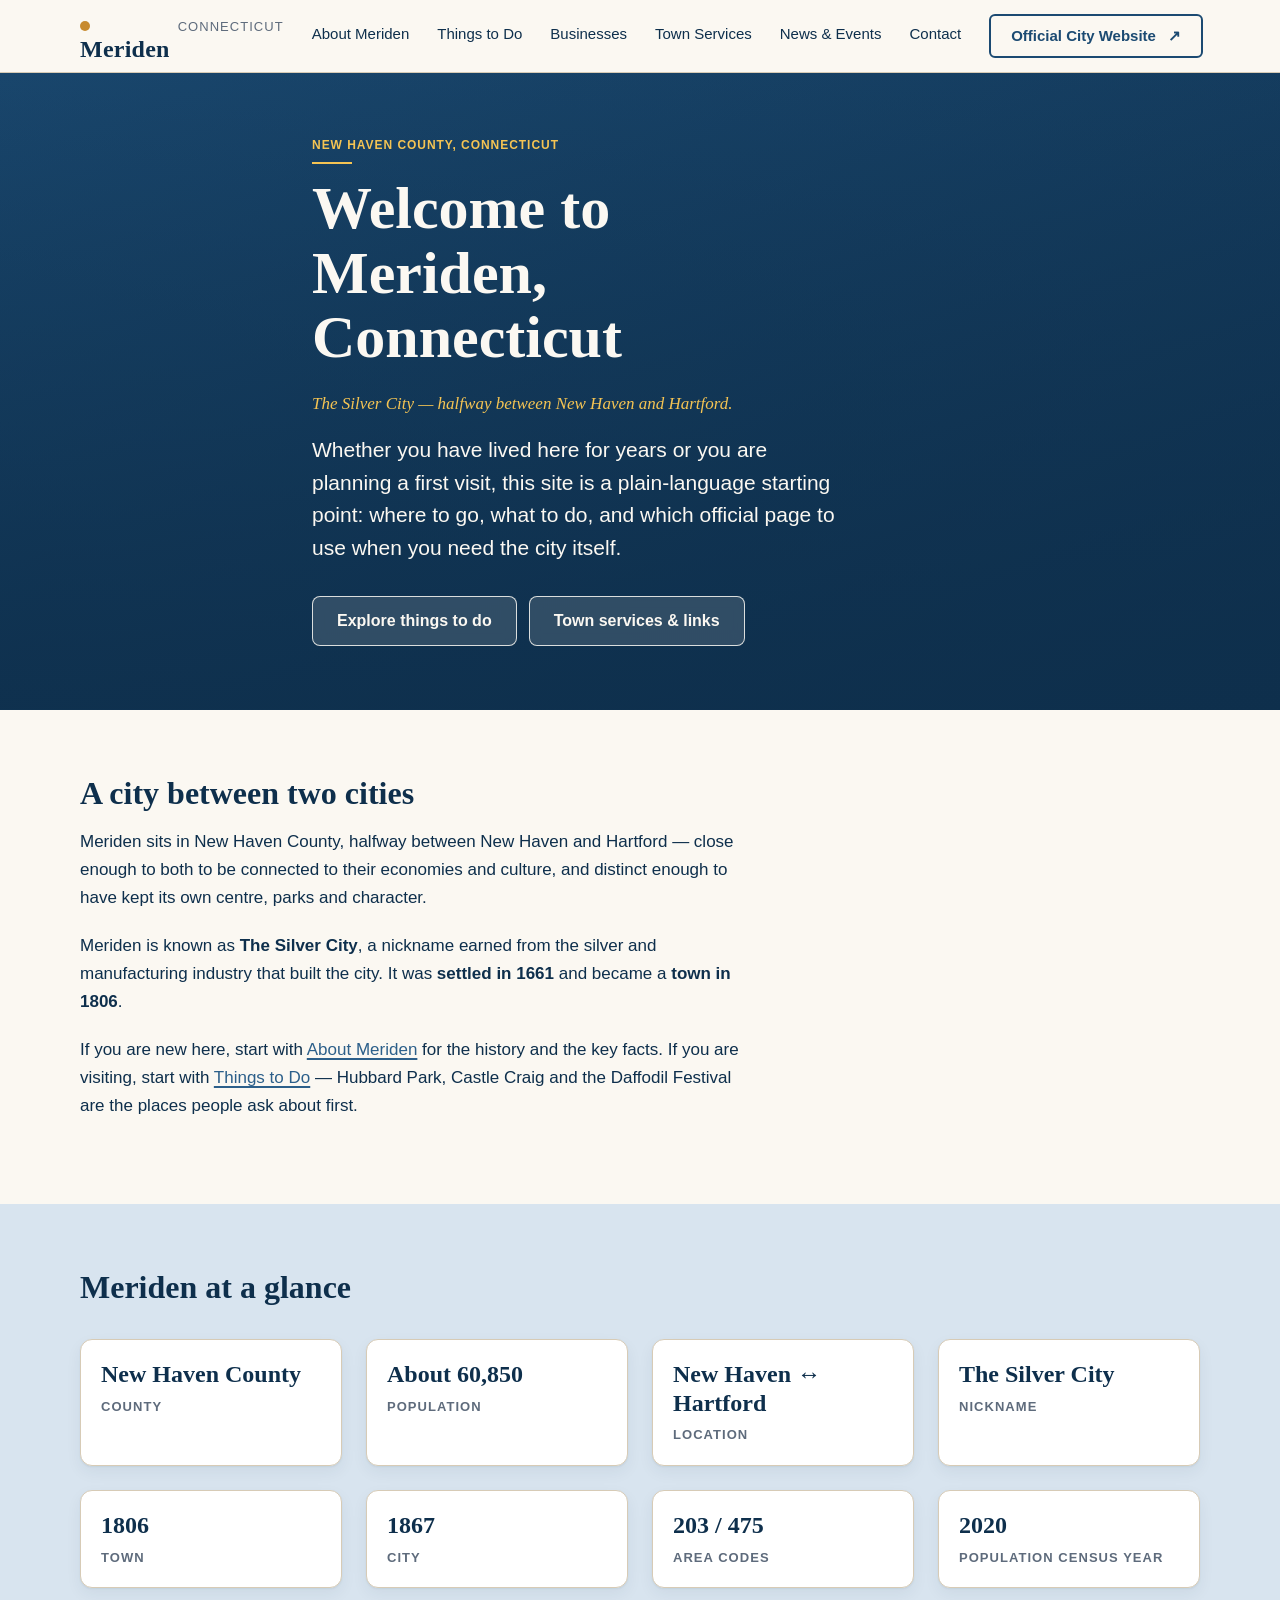
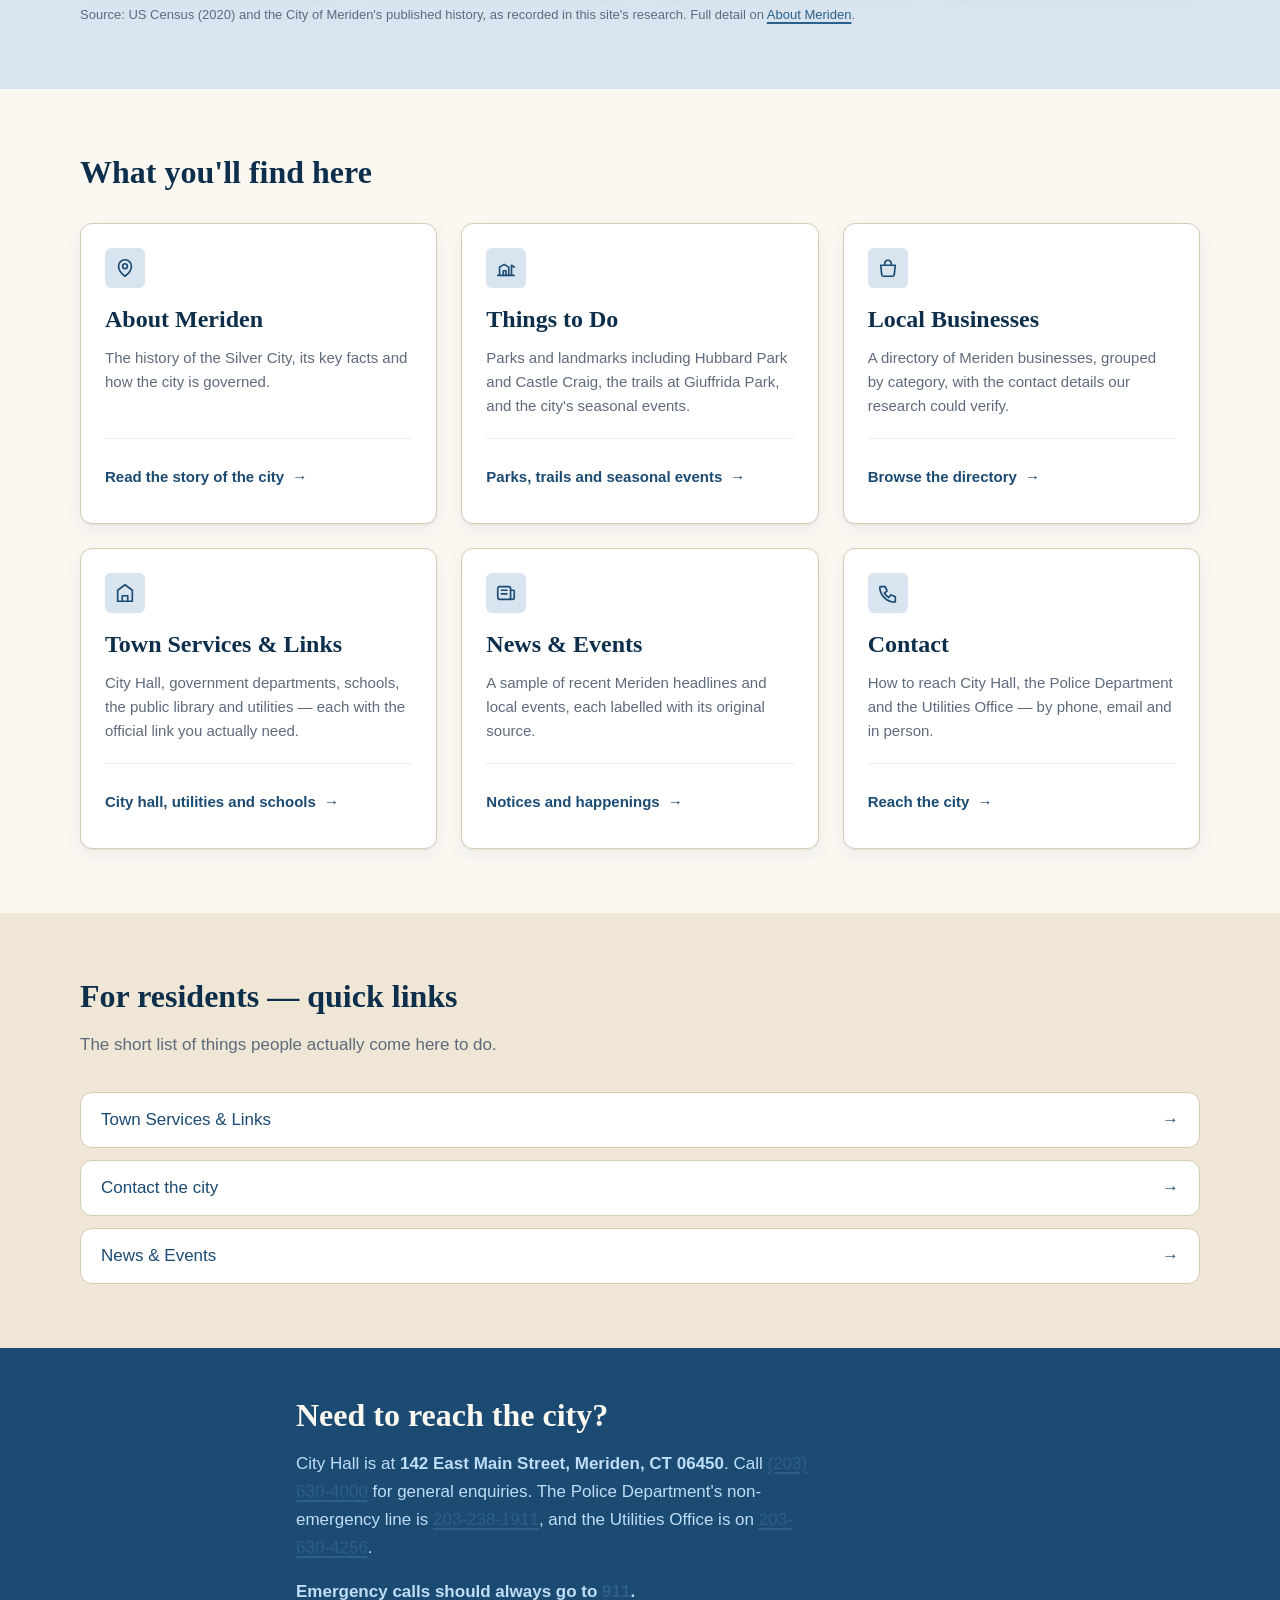
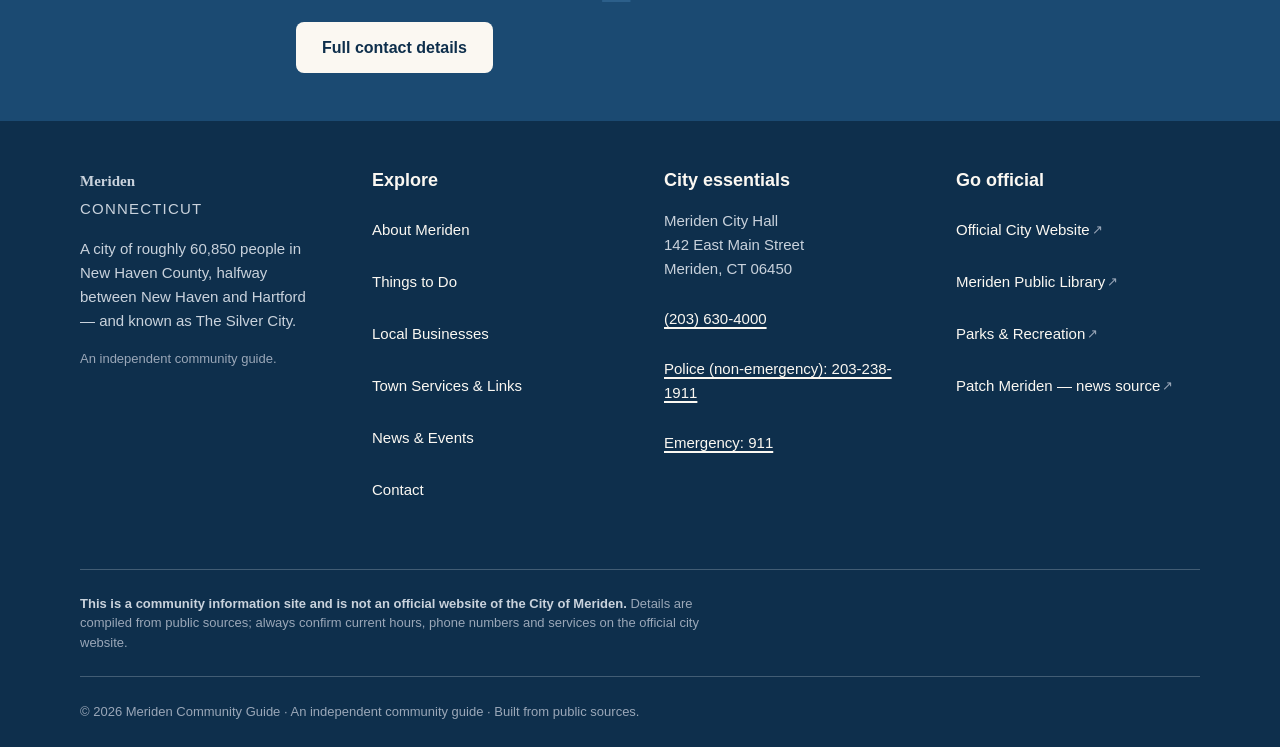
<file: index.html>
<!DOCTYPE html>
<html lang="en" class="no-js">
<head>
<meta charset="utf-8">
<meta name="viewport" content="width=device-width, initial-scale=1, viewport-fit=cover">
<title>Meriden, CT — Community Guide, Events &amp; Things to Do</title>
<meta name="description" content="A community guide to Meriden, Connecticut — things to do, local businesses, town services and contact details.">
<link rel="canonical" href="https://springteasers.github.io/meriden-community/">
<meta name="theme-color" content="#0E2F4C">

<!-- Open Graph -->
<meta property="og:type" content="website">
<meta property="og:site_name" content="Meriden, Connecticut — Community Guide">
<meta property="og:title" content="Meriden, CT — Community Guide, Events &amp; Things to Do">
<meta property="og:description" content="A community guide to Meriden, Connecticut — things to do, local businesses, town services and contact details.">
<meta property="og:url" content="https://springteasers.github.io/meriden-community/">
<meta property="og:image" content="https://springteasers.github.io/meriden-community/images/og-image.png">
<meta property="og:image:width" content="1200">
<meta property="og:image:height" content="630">
<meta property="og:image:alt" content="Meriden, Connecticut — an independent community guide">
<meta property="og:locale" content="en_US">
<meta name="twitter:card" content="summary_large_image">

<link rel="icon" href="favicon.svg" type="image/svg+xml">
<link rel="apple-touch-icon" href="assets/apple-touch-icon.png">
<link rel="stylesheet" href="css/styles.css">

<script>
/* Remove no-js as early as possible so the enhancement layer applies before paint. */
document.documentElement.classList.remove('no-js');
</script>

<script type="application/ld+json">
{
  "@context": "https://schema.org",
  "@graph": [
    {
      "@type": "WebSite",
      "@id": "https://springteasers.github.io/meriden-community/#website",
      "url": "https://springteasers.github.io/meriden-community/",
      "name": "Meriden, Connecticut — Community Guide",
      "description": "An independent community guide to Meriden, Connecticut: things to do, local businesses, town services and contact details.",
      "inLanguage": "en",
      "publisher": { "@id": "https://springteasers.github.io/meriden-community/#organization" }
    },
    {
      "@type": "Organization",
      "@id": "https://springteasers.github.io/meriden-community/#organization",
      "name": "Meriden Community Guide",
      "url": "https://springteasers.github.io/meriden-community/",
      "description": "An independent community information site about Meriden, Connecticut. Not an official website of the City of Meriden.",
      "disambiguatingDescription": "Independent community guide; not the City of Meriden municipal website."
    }
  ]
}
</script>
</head>
<body>

<a class="skip-link" href="#main-content">Skip to main content</a>

<header class="site-header">
  <div class="wrap site-header__inner">
    <a class="wordmark" href="index.html" aria-label="Meriden, Connecticut — home">
      <span class="wordmark__name"><span class="wordmark__mark" aria-hidden="true"></span>Meriden</span>
      <span class="wordmark__place">Connecticut</span>
    </a>

    <nav class="site-nav" aria-label="Main">
      <ul class="site-nav__list">
        <li><a class="site-nav__link" href="about.html">About Meriden</a></li>
        <li><a class="site-nav__link" href="things-to-do.html">Things to Do</a></li>
        <li><a class="site-nav__link" href="businesses.html">Businesses</a></li>
        <li><a class="site-nav__link" href="services.html">Town Services</a></li>
        <li><a class="site-nav__link" href="news-events.html">News &amp; Events</a></li>
        <li><a class="site-nav__link" href="contact.html">Contact</a></li>
      </ul>
    </nav>

    <a class="header-utility" href="https://www.meridenct.gov" target="_blank" rel="noopener noreferrer">
      Official City Website<span class="visually-hidden"> (opens in a new tab)</span><span aria-hidden="true">&nbsp;&#8599;</span>
    </a>

    <button class="nav-toggle" type="button" data-nav-toggle aria-expanded="false" aria-controls="mobile-drawer" aria-label="Open main menu">
      <span class="nav-toggle__bars" aria-hidden="true"></span>
    </button>
  </div>
</header>

<div class="drawer" id="mobile-drawer" data-drawer data-open="false">
  <div class="drawer__top">
    <p class="drawer__title">Meriden, Connecticut</p>
    <button class="drawer__close" type="button" data-drawer-close aria-label="Close main menu">&#215;</button>
  </div>
  <nav aria-label="Main menu">
    <ul class="drawer__list">
      <li><a class="drawer__link" href="about.html">About Meriden</a></li>
      <li><a class="drawer__link" href="things-to-do.html">Things to Do</a></li>
      <li><a class="drawer__link" href="businesses.html">Local Businesses</a></li>
      <li><a class="drawer__link" href="services.html">Town Services &amp; Links</a></li>
      <li><a class="drawer__link" href="news-events.html">News &amp; Events</a></li>
      <li><a class="drawer__link" href="contact.html">Contact</a></li>
    </ul>
  </nav>
  <a class="drawer__utility" href="https://www.meridenct.gov" target="_blank" rel="noopener noreferrer">
    Official City Website<span class="visually-hidden"> (opens in a new tab)</span><span aria-hidden="true">&nbsp;&#8599;</span>
  </a>
</div>

<main id="main-content">

  <!-- ===================== HERO ===================== -->
  <section class="hero" aria-labelledby="hero-title">
    <div class="wrap hero__inner">
      <p class="eyebrow">New Haven County, Connecticut</p>
      <h1 id="hero-title">Welcome to Meriden, Connecticut</h1>
      <p class="hero__tagline">The Silver City — halfway between New Haven and Hartford.</p>
      <p class="hero__lede">Whether you have lived here for years or you are planning a first visit, this site is a plain-language starting point: where to go, what to do, and which official page to use when you need the city itself.</p>
      <div class="btn-row">
        <a class="btn btn--ghost" href="things-to-do.html">Explore things to do</a>
        <a class="btn btn--ghost" href="services.html">Town services &amp; links</a>
      </div>
    </div>
  </section>

  <!-- ===================== INTRO ===================== -->
  <section class="section" aria-labelledby="intro-title">
    <div class="wrap">
      <div class="prose">
        <h2 id="intro-title">A city between two cities</h2>
        <p>Meriden sits in New Haven County, halfway between New Haven and Hartford — close enough to both to be connected to their economies and culture, and distinct enough to have kept its own centre, parks and character.</p>
        <p>Meriden is known as <strong>The Silver City</strong>, a nickname earned from the silver and manufacturing industry that built the city. It was <strong>settled in 1661</strong> and became a <strong>town in 1806</strong>.</p>
        <p>If you are new here, start with <a href="about.html">About Meriden</a> for the history and the key facts. If you are visiting, start with <a href="things-to-do.html">Things to Do</a> — Hubbard Park, Castle Craig and the Daffodil Festival are the places people ask about first.</p>
      </div>
    </div>
  </section>

  <!-- ===================== AT A GLANCE ===================== -->
  <section class="section section--tinted" aria-labelledby="glance-title">
    <div class="wrap">
      <div class="section__head">
        <h2 id="glance-title">Meriden at a glance</h2>
      </div>
      <dl class="grid grid--4">
        <div class="stat">
          <dt>County</dt>
          <dd>New Haven County</dd>
        </div>
        <div class="stat">
          <dt>Population</dt>
          <dd>About 60,850</dd>
        </div>
        <div class="stat">
          <dt>Location</dt>
          <dd>New Haven &harr; Hartford</dd>
        </div>
        <div class="stat">
          <dt>Nickname</dt>
          <dd>The Silver City</dd>
        </div>
        <div class="stat">
          <dt>Town</dt>
          <dd>1806</dd>
        </div>
        <div class="stat">
          <dt>City</dt>
          <dd>1867</dd>
        </div>
        <div class="stat">
          <dt>Area codes</dt>
          <dd>203 / 475</dd>
        </div>
        <div class="stat">
          <dt>Population census year</dt>
          <dd>2020</dd>
        </div>
      </dl>
      <p class="text-xs stat__source">Source: US Census (2020) and the City of Meriden's published history, as recorded in this site's research. Full detail on <a href="about.html">About Meriden</a>.</p>
    </div>
  </section>

  <!-- ===================== WHAT YOU'LL FIND HERE ===================== -->
  <section class="section" aria-labelledby="find-title">
    <div class="wrap">
      <div class="section__head">
        <h2 id="find-title">What you'll find here</h2>
      </div>
      <div class="grid grid--cards">

        <article class="card card--linked">
          <span class="card__icon" aria-hidden="true">
            <svg viewBox="0 0 24 24" fill="none" stroke="currentColor" stroke-width="1.8" stroke-linecap="round" stroke-linejoin="round"><path d="M12 21s-7-5.2-7-11a7 7 0 0 1 14 0c0 5.8-7 11-7 11z"/><circle cx="12" cy="10" r="2.6"/></svg>
          </span>
          <div class="card__body">
            <h3><a href="about.html">About Meriden</a></h3>
            <p>The history of the Silver City, its key facts and how the city is governed.</p>
          </div>
          <div class="card__foot">
            <span class="link-cta">Read the story of the city</span>
          </div>
        </article>

        <article class="card card--linked">
          <span class="card__icon" aria-hidden="true">
            <svg viewBox="0 0 24 24" fill="none" stroke="currentColor" stroke-width="1.8" stroke-linecap="round" stroke-linejoin="round"><path d="M3 20h18"/><path d="M5 20V11l5-3 5 3v9"/><path d="M9 20v-5h3v5"/><path d="M18 20V9l3 2"/></svg>
          </span>
          <div class="card__body">
            <h3><a href="things-to-do.html">Things to Do</a></h3>
            <p>Parks and landmarks including Hubbard Park and Castle Craig, the trails at Giuffrida Park, and the city's seasonal events.</p>
          </div>
          <div class="card__foot">
            <span class="link-cta">Parks, trails and seasonal events</span>
          </div>
        </article>

        <article class="card card--linked">
          <span class="card__icon" aria-hidden="true">
            <svg viewBox="0 0 24 24" fill="none" stroke="currentColor" stroke-width="1.8" stroke-linecap="round" stroke-linejoin="round"><path d="M4 9h16l-1.2 10.2A2 2 0 0 1 16.8 21H7.2a2 2 0 0 1-2-1.8L4 9z"/><path d="M8.5 9V7a3.5 3.5 0 1 1 7 0v2"/></svg>
          </span>
          <div class="card__body">
            <h3><a href="businesses.html">Local Businesses</a></h3>
            <p>A directory of Meriden businesses, grouped by category, with the contact details our research could verify.</p>
          </div>
          <div class="card__foot">
            <span class="link-cta">Browse the directory</span>
          </div>
        </article>

        <article class="card card--linked">
          <span class="card__icon" aria-hidden="true">
            <svg viewBox="0 0 24 24" fill="none" stroke="currentColor" stroke-width="1.8" stroke-linecap="round" stroke-linejoin="round"><path d="M4 21V9l8-6 8 6v12"/><path d="M9 21v-6h6v6"/><path d="M4 21h16"/></svg>
          </span>
          <div class="card__body">
            <h3><a href="services.html">Town Services &amp; Links</a></h3>
            <p>City Hall, government departments, schools, the public library and utilities — each with the official link you actually need.</p>
          </div>
          <div class="card__foot">
            <span class="link-cta">City hall, utilities and schools</span>
          </div>
        </article>

        <article class="card card--linked">
          <span class="card__icon" aria-hidden="true">
            <svg viewBox="0 0 24 24" fill="none" stroke="currentColor" stroke-width="1.8" stroke-linecap="round" stroke-linejoin="round"><rect x="3" y="5" width="14" height="14" rx="2"/><path d="M17 9h3a1 1 0 0 1 1 1v7a2 2 0 0 1-2 2h-2"/><path d="M7 9h6M7 13h6"/></svg>
          </span>
          <div class="card__body">
            <h3><a href="news-events.html">News &amp; Events</a></h3>
            <p>A sample of recent Meriden headlines and local events, each labelled with its original source.</p>
          </div>
          <div class="card__foot">
            <span class="link-cta">Notices and happenings</span>
          </div>
        </article>

        <article class="card card--linked">
          <span class="card__icon" aria-hidden="true">
            <svg viewBox="0 0 24 24" fill="none" stroke="currentColor" stroke-width="1.8" stroke-linecap="round" stroke-linejoin="round"><path d="M4 5h5l2 5-3 2a12 12 0 0 0 5 5l2-3 5 2v5a1 1 0 0 1-1.1 1A17 17 0 0 1 3 6.1 1 1 0 0 1 4 5z"/></svg>
          </span>
          <div class="card__body">
            <h3><a href="contact.html">Contact</a></h3>
            <p>How to reach City Hall, the Police Department and the Utilities Office — by phone, email and in person.</p>
          </div>
          <div class="card__foot">
            <span class="link-cta">Reach the city</span>
          </div>
        </article>

      </div>
    </div>
  </section>

  <!-- ===================== FOR RESIDENTS ===================== -->
  <section class="section section--deep" aria-labelledby="residents-title">
    <div class="wrap">
      <div class="section__head">
        <h2 id="residents-title">For residents — quick links</h2>
        <p>The short list of things people actually come here to do.</p>
      </div>
      <ul class="jump-list">
        <li><a href="services.html">Town Services &amp; Links</a></li>
        <li><a href="contact.html">Contact the city</a></li>
        <li><a href="news-events.html">News &amp; Events</a></li>
      </ul>
    </div>
  </section>

  <!-- ===================== CTA BAND ===================== -->
  <section class="cta-band" aria-labelledby="cta-title">
    <div class="wrap cta-band__inner">
      <h2 id="cta-title">Need to reach the city?</h2>
      <p>City Hall is at <strong>142 East Main Street, Meriden, CT 06450</strong>. Call <a href="tel:+12036304000">(203) 630-4000</a> for general enquiries. The Police Department's non-emergency line is <a href="tel:+12032381911">203-238-1911</a>, and the Utilities Office is on <a href="tel:+12036304256">203-630-4256</a>.</p>
      <p><strong>Emergency calls should always go to <a href="tel:911">911</a>.</strong></p>
      <div class="btn-row">
        <a class="btn btn--primary" href="contact.html">Full contact details</a>
      </div>
    </div>
  </section>

</main>

<footer class="site-footer">
  <div class="wrap">
    <div class="footer-grid">

      <div class="footer-col footer-brand">
        <p class="footer-brand__name">Meriden</p>
        <p class="footer-brand__place">Connecticut</p>
        <p>A city of roughly 60,850 people in New Haven County, halfway between New Haven and Hartford — and known as The Silver City.</p>
        <p class="footer-purpose">An independent community guide.</p>
      </div>

      <nav class="footer-col" aria-labelledby="footer-explore">
        <h2 id="footer-explore">Explore</h2>
        <ul class="footer-list">
          <li><a href="about.html">About Meriden</a></li>
          <li><a href="things-to-do.html">Things to Do</a></li>
          <li><a href="businesses.html">Local Businesses</a></li>
          <li><a href="services.html">Town Services &amp; Links</a></li>
          <li><a href="news-events.html">News &amp; Events</a></li>
          <li><a href="contact.html">Contact</a></li>
        </ul>
      </nav>

      <div class="footer-col">
        <h2>City essentials</h2>
        <div class="footer-contact">
          <p>Meriden City Hall<br>142 East Main Street<br>Meriden, CT 06450</p>
          <p><a href="tel:+12036304000">(203) 630-4000</a></p>
          <p><a href="tel:+12032381911">Police (non-emergency): 203-238-1911</a></p>
          <p><a href="tel:911">Emergency: 911</a></p>
        </div>
      </div>

      <div class="footer-col">
        <h2>Go official</h2>
        <ul class="footer-list">
          <li><a class="ext" href="https://www.meridenct.gov" target="_blank" rel="noopener noreferrer">Official City Website<span class="visually-hidden"> (opens in a new tab)</span></a></li>
          <li><a class="ext" href="https://meridenlibrary.org/" target="_blank" rel="noopener noreferrer">Meriden Public Library<span class="visually-hidden"> (opens in a new tab)</span></a></li>
          <li><a class="ext" href="https://www.meridenct.gov/city-services/parks-and-recreation/" target="_blank" rel="noopener noreferrer">Parks &amp; Recreation<span class="visually-hidden"> (opens in a new tab)</span></a></li>
          <li><a class="ext" href="https://patch.com/connecticut/meriden" target="_blank" rel="noopener noreferrer">Patch Meriden — news source<span class="visually-hidden"> (opens in a new tab)</span></a></li>
        </ul>
      </div>

    </div>

    <div class="disclaimer">
      <p><strong>This is a community information site and is not an official website of the City of Meriden.</strong> Details are compiled from public sources; always confirm current hours, phone numbers and services on the official city website.</p>
    </div>

    <div class="legal">
      <p>&#169; 2026 Meriden Community Guide · An independent community guide · Built from public sources.</p>
    </div>
  </div>
</footer>

<script src="js/main.js" defer></script>
</body>
</html>
</file>
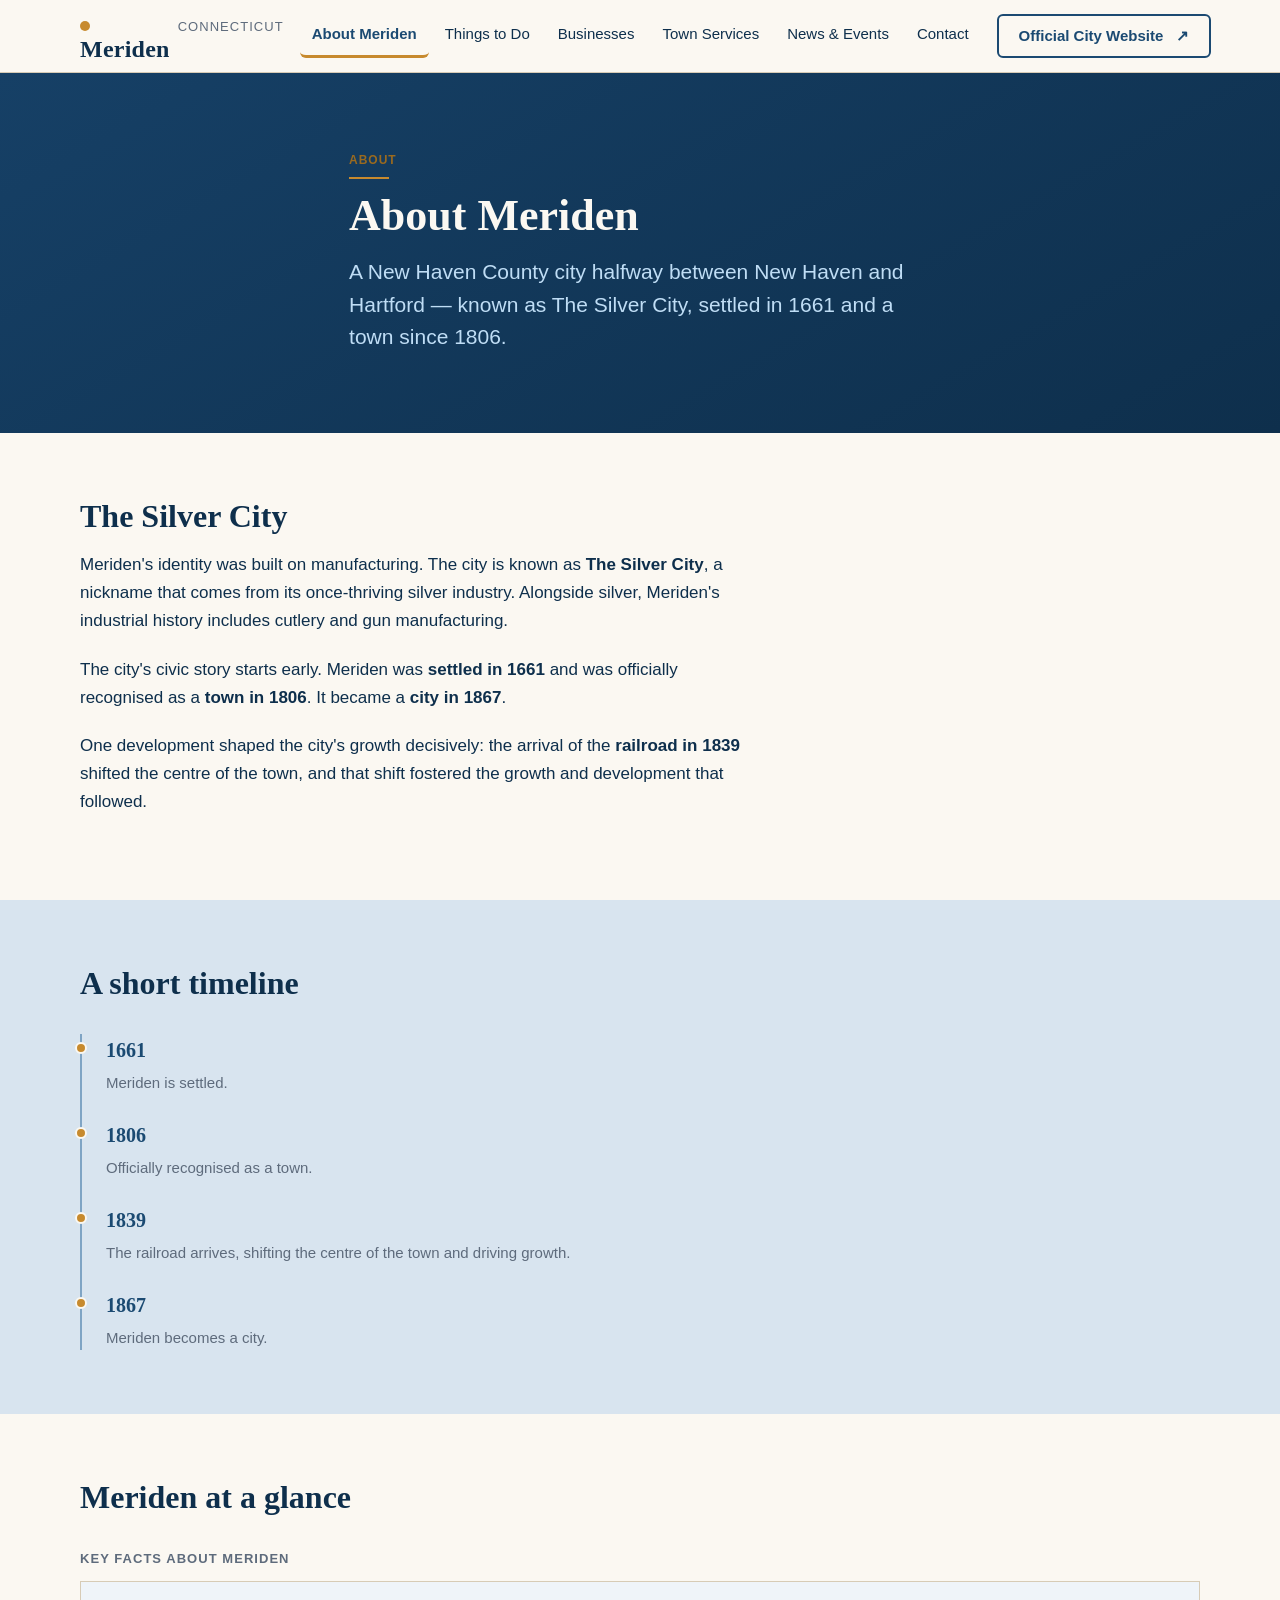
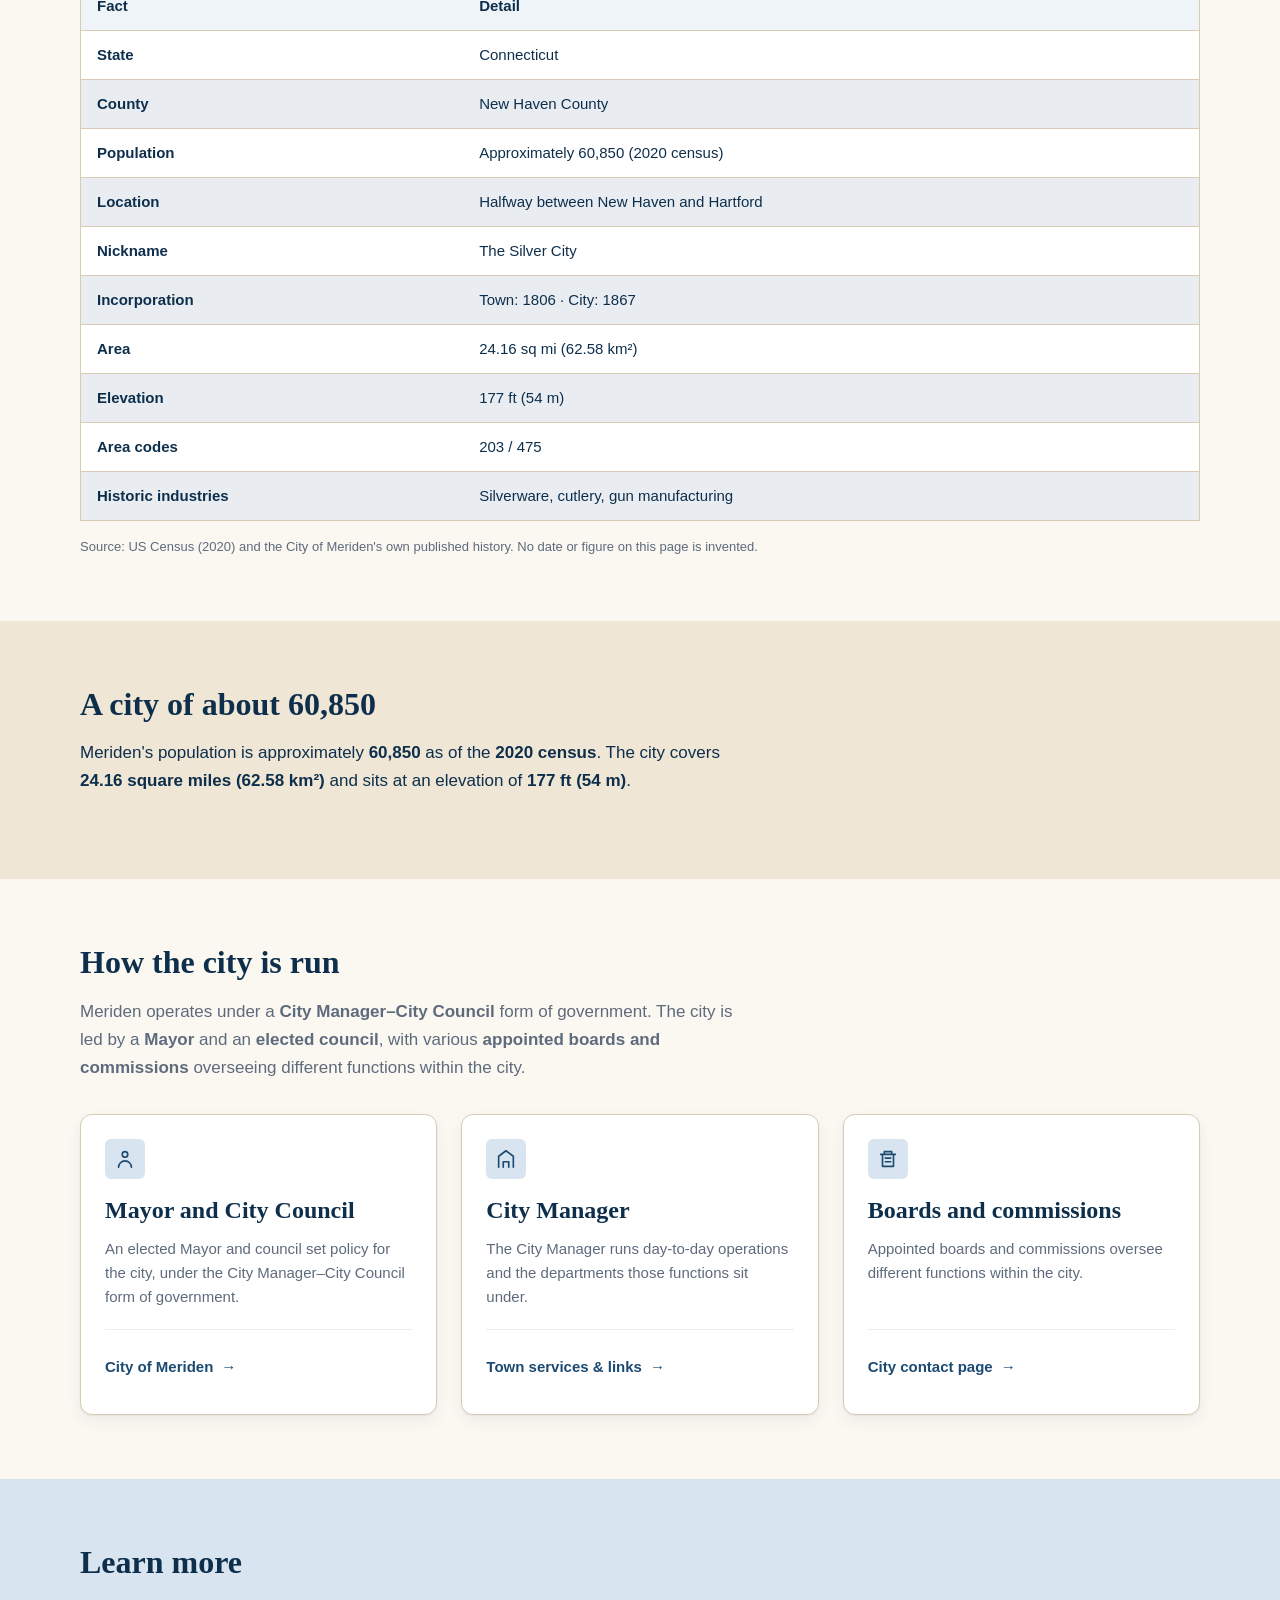
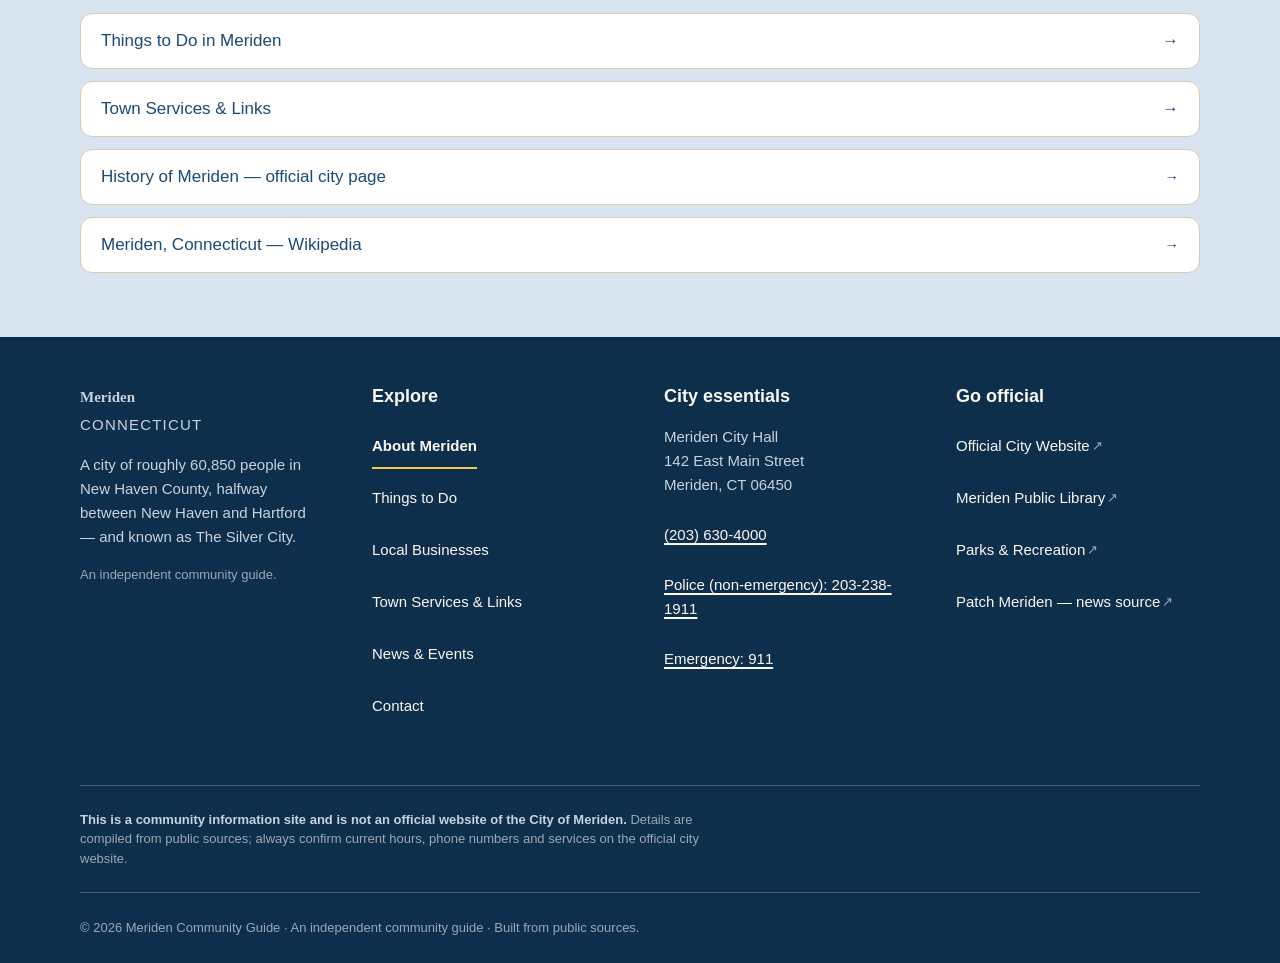
<file: about.html>
<!DOCTYPE html>
<html lang="en" class="no-js">
<head>
<meta charset="utf-8">
<meta name="viewport" content="width=device-width, initial-scale=1, viewport-fit=cover">
<title>About Meriden, CT — History, Facts &amp; Government</title>
<meta name="description" content="Meriden, Connecticut — history, key facts, population and how the city is governed. A New Haven County city between New Haven and Hartford.">
<link rel="canonical" href="https://springteasers.github.io/meriden-community/about.html">
<meta name="theme-color" content="#0E2F4C">

<meta property="og:type" content="website">
<meta property="og:site_name" content="Meriden, Connecticut — Community Guide">
<meta property="og:title" content="About Meriden, CT — History, Facts &amp; Government">
<meta property="og:description" content="Meriden, Connecticut — history, key facts, population and how the city is governed.">
<meta property="og:url" content="https://springteasers.github.io/meriden-community/about.html">
<meta property="og:image" content="https://springteasers.github.io/meriden-community/images/og-image.png">
<meta property="og:image:width" content="1200">
<meta property="og:image:height" content="630">
<meta property="og:image:alt" content="Meriden, Connecticut — an independent community guide">
<meta property="og:locale" content="en_US">
<meta name="twitter:card" content="summary_large_image">

<link rel="icon" href="favicon.svg" type="image/svg+xml">
<link rel="apple-touch-icon" href="assets/apple-touch-icon.png">
<link rel="stylesheet" href="css/styles.css">
<script>
document.documentElement.classList.remove('no-js');
</script>
</head>
<body class="no-pills">

<a class="skip-link" href="#main-content">Skip to main content</a>

<header class="site-header">
  <div class="wrap site-header__inner">
    <a class="wordmark" href="index.html" aria-label="Meriden, Connecticut — home">
      <span class="wordmark__name"><span class="wordmark__mark" aria-hidden="true"></span>Meriden</span>
      <span class="wordmark__place">Connecticut</span>
    </a>
    <nav class="site-nav" aria-label="Main">
      <ul class="site-nav__list">
        <li><a class="site-nav__link" href="about.html" aria-current="page">About Meriden</a></li>
        <li><a class="site-nav__link" href="things-to-do.html">Things to Do</a></li>
        <li><a class="site-nav__link" href="businesses.html">Businesses</a></li>
        <li><a class="site-nav__link" href="services.html">Town Services</a></li>
        <li><a class="site-nav__link" href="news-events.html">News &amp; Events</a></li>
        <li><a class="site-nav__link" href="contact.html">Contact</a></li>
      </ul>
    </nav>
    <a class="header-utility" href="https://www.meridenct.gov" target="_blank" rel="noopener noreferrer">
      Official City Website<span class="visually-hidden"> (opens in a new tab)</span><span aria-hidden="true">&nbsp;&#8599;</span>
    </a>
    <button class="nav-toggle" type="button" data-nav-toggle aria-expanded="false" aria-controls="mobile-drawer" aria-label="Open main menu">
      <span class="nav-toggle__bars" aria-hidden="true"></span>
    </button>
  </div>
</header>

<div class="drawer" id="mobile-drawer" data-drawer data-open="false">
  <div class="drawer__top">
    <p class="drawer__title">Meriden, Connecticut</p>
    <button class="drawer__close" type="button" data-drawer-close aria-label="Close main menu">&#215;</button>
  </div>
  <nav aria-label="Main menu">
    <ul class="drawer__list">
      <li><a class="drawer__link" href="about.html" aria-current="page">About Meriden</a></li>
      <li><a class="drawer__link" href="things-to-do.html">Things to Do</a></li>
      <li><a class="drawer__link" href="businesses.html">Local Businesses</a></li>
      <li><a class="drawer__link" href="services.html">Town Services &amp; Links</a></li>
      <li><a class="drawer__link" href="news-events.html">News &amp; Events</a></li>
      <li><a class="drawer__link" href="contact.html">Contact</a></li>
    </ul>
  </nav>
  <a class="drawer__utility" href="https://www.meridenct.gov" target="_blank" rel="noopener noreferrer">
    Official City Website<span class="visually-hidden"> (opens in a new tab)</span><span aria-hidden="true">&nbsp;&#8599;</span>
  </a>
</div>

<main id="main-content">

  <div class="page-hero">
    <div class="wrap page-hero__inner">
      <p class="eyebrow">About</p>
      <h1>About Meriden</h1>
      <p class="page-hero__lede">A New Haven County city halfway between New Haven and Hartford — known as The Silver City, settled in 1661 and a town since 1806.</p>
    </div>
  </div>

  <!-- ===================== HISTORY ===================== -->
  <section class="section" aria-labelledby="history-title">
    <div class="wrap">
      <div class="prose">
        <h2 id="history-title">The Silver City</h2>
        <p>Meriden's identity was built on manufacturing. The city is known as <strong>The Silver City</strong>, a nickname that comes from its once-thriving silver industry. Alongside silver, Meriden's industrial history includes cutlery and gun manufacturing.</p>
        <p>The city's civic story starts early. Meriden was <strong>settled in 1661</strong> and was officially recognised as a <strong>town in 1806</strong>. It became a <strong>city in 1867</strong>.</p>
        <p>One development shaped the city's growth decisively: the arrival of the <strong>railroad in 1839</strong> shifted the centre of the town, and that shift fostered the growth and development that followed.</p>
      </div>
    </div>
  </section>

  <!-- ===================== TIMELINE ===================== -->
  <section class="section section--tinted" aria-labelledby="timeline-title">
    <div class="wrap">
      <div class="section__head">
        <h2 id="timeline-title">A short timeline</h2>
      </div>
      <ol class="timeline">
        <li>
          <span class="timeline__year">1661</span>
          <span class="timeline__what">Meriden is settled.</span>
        </li>
        <li>
          <span class="timeline__year">1806</span>
          <span class="timeline__what">Officially recognised as a town.</span>
        </li>
        <li>
          <span class="timeline__year">1839</span>
          <span class="timeline__what">The railroad arrives, shifting the centre of the town and driving growth.</span>
        </li>
        <li>
          <span class="timeline__year">1867</span>
          <span class="timeline__what">Meriden becomes a city.</span>
        </li>
      </ol>
    </div>
  </section>

  <!-- ===================== KEY FACTS ===================== -->
  <section class="section" aria-labelledby="facts-title">
    <div class="wrap">
      <div class="section__head">
        <h2 id="facts-title">Meriden at a glance</h2>
      </div>

      <div class="table-desktop">
        <table class="data">
          <caption>Key facts about Meriden</caption>
          <thead>
            <tr>
              <th scope="col">Fact</th>
              <th scope="col">Detail</th>
            </tr>
          </thead>
          <tbody>
            <tr><th scope="row">State</th><td>Connecticut</td></tr>
            <tr><th scope="row">County</th><td>New Haven County</td></tr>
            <tr><th scope="row">Population</th><td class="num">Approximately 60,850 (2020 census)</td></tr>
            <tr><th scope="row">Location</th><td>Halfway between New Haven and Hartford</td></tr>
            <tr><th scope="row">Nickname</th><td>The Silver City</td></tr>
            <tr><th scope="row">Incorporation</th><td>Town: 1806 · City: 1867</td></tr>
            <tr><th scope="row">Area</th><td class="num">24.16 sq mi (62.58 km&#178;)</td></tr>
            <tr><th scope="row">Elevation</th><td class="num">177 ft (54 m)</td></tr>
            <tr><th scope="row">Area codes</th><td class="num">203 / 475</td></tr>
            <tr><th scope="row">Historic industries</th><td>Silverware, cutlery, gun manufacturing</td></tr>
          </tbody>
        </table>
      </div>

      <dl class="dl-mobile" aria-label="Key facts about Meriden">
        <dt>State</dt><dd>Connecticut</dd>
        <dt>County</dt><dd>New Haven County</dd>
        <dt>Population</dt><dd>Approximately 60,850 (2020 census)</dd>
        <dt>Location</dt><dd>Halfway between New Haven and Hartford</dd>
        <dt>Nickname</dt><dd>The Silver City</dd>
        <dt>Incorporation</dt><dd>Town: 1806 · City: 1867</dd>
        <dt>Area</dt><dd>24.16 sq mi (62.58 km&#178;)</dd>
        <dt>Elevation</dt><dd>177 ft (54 m)</dd>
        <dt>Area codes</dt><dd>203 / 475</dd>
        <dt>Historic industries</dt><dd>Silverware, cutlery, gun manufacturing</dd>
      </dl>

      <p class="text-xs" style="margin-top:var(--space-4)">Source: US Census (2020) and the City of Meriden's own published history. No date or figure on this page is invented.</p>
    </div>
  </section>

  <!-- ===================== POPULATION ===================== -->
  <section class="section section--deep" aria-labelledby="pop-title">
    <div class="wrap">
      <div class="prose">
        <h2 id="pop-title">A city of about 60,850</h2>
        <p>Meriden's population is approximately <strong>60,850</strong> as of the <strong>2020 census</strong>. The city covers <strong>24.16 square miles (62.58 km&#178;)</strong> and sits at an elevation of <strong>177 ft (54 m)</strong>.</p>
      </div>
    </div>
  </section>

  <!-- ===================== GOVERNMENT ===================== -->
  <section class="section" aria-labelledby="gov-title">
    <div class="wrap">
      <div class="section__head">
        <h2 id="gov-title">How the city is run</h2>
        <p>Meriden operates under a <strong>City Manager–City Council</strong> form of government. The city is led by a <strong>Mayor</strong> and an <strong>elected council</strong>, with various <strong>appointed boards and commissions</strong> overseeing different functions within the city.</p>
      </div>

      <div class="grid grid--cards">
        <article class="card">
          <span class="card__icon" aria-hidden="true">
            <svg viewBox="0 0 24 24" fill="none" stroke="currentColor" stroke-width="1.8" stroke-linecap="round" stroke-linejoin="round"><circle cx="12" cy="7" r="3"/><path d="M5 21a7 7 0 0 1 14 0"/></svg>
          </span>
          <div class="card__body">
            <h3>Mayor and City Council</h3>
            <p>An elected Mayor and council set policy for the city, under the City Manager–City Council form of government.</p>
          </div>
          <div class="card__foot">
            <a class="link-cta" href="https://www.meridenct.gov" target="_blank" rel="noopener noreferrer">City of Meriden<span class="visually-hidden"> (opens in a new tab)</span></a>
          </div>
        </article>

        <article class="card">
          <span class="card__icon" aria-hidden="true">
            <svg viewBox="0 0 24 24" fill="none" stroke="currentColor" stroke-width="1.8" stroke-linecap="round" stroke-linejoin="round"><path d="M4 21V9l8-6 8 6v12"/><path d="M9 21v-6h6v6"/></svg>
          </span>
          <div class="card__body">
            <h3>City Manager</h3>
            <p>The City Manager runs day-to-day operations and the departments those functions sit under.</p>
          </div>
          <div class="card__foot">
            <a class="link-cta" href="services.html">Town services &amp; links</a>
          </div>
        </article>

        <article class="card">
          <span class="card__icon" aria-hidden="true">
            <svg viewBox="0 0 24 24" fill="none" stroke="currentColor" stroke-width="1.8" stroke-linecap="round" stroke-linejoin="round"><path d="M4 7h16M6 7v13h12V7"/><path d="M9 11h6M9 15h6"/><path d="M8 7V4h8v3"/></svg>
          </span>
          <div class="card__body">
            <h3>Boards and commissions</h3>
            <p>Appointed boards and commissions oversee different functions within the city.</p>
          </div>
          <div class="card__foot">
            <a class="link-cta" href="https://www.meridenct.gov/contact/" target="_blank" rel="noopener noreferrer">City contact page<span class="visually-hidden"> (opens in a new tab)</span></a>
          </div>
        </article>
      </div>
    </div>
  </section>

  <!-- ===================== LEARN MORE ===================== -->
  <section class="section section--tinted" aria-labelledby="learn-title">
    <div class="wrap">
      <div class="section__head">
        <h2 id="learn-title">Learn more</h2>
      </div>
      <ul class="jump-list">
        <li><a href="things-to-do.html">Things to Do in Meriden</a></li>
        <li><a href="services.html">Town Services &amp; Links</a></li>
        <li><a class="ext" href="https://www.meridenct.gov/about/history-of-meriden/" target="_blank" rel="noopener noreferrer">History of Meriden — official city page<span class="visually-hidden"> (opens in a new tab)</span></a></li>
        <li><a class="ext" href="https://en.wikipedia.org/wiki/Meriden,_Connecticut" target="_blank" rel="noopener noreferrer">Meriden, Connecticut — Wikipedia<span class="visually-hidden"> (opens in a new tab)</span></a></li>
      </ul>
    </div>
  </section>

</main>

<footer class="site-footer">
  <div class="wrap">
    <div class="footer-grid">
      <div class="footer-col footer-brand">
        <p class="footer-brand__name">Meriden</p>
        <p class="footer-brand__place">Connecticut</p>
        <p>A city of roughly 60,850 people in New Haven County, halfway between New Haven and Hartford — and known as The Silver City.</p>
        <p class="footer-purpose">An independent community guide.</p>
      </div>
      <nav class="footer-col" aria-labelledby="footer-explore">
        <h2 id="footer-explore">Explore</h2>
        <ul class="footer-list">
          <li><a href="about.html" aria-current="page">About Meriden</a></li>
          <li><a href="things-to-do.html">Things to Do</a></li>
          <li><a href="businesses.html">Local Businesses</a></li>
          <li><a href="services.html">Town Services &amp; Links</a></li>
          <li><a href="news-events.html">News &amp; Events</a></li>
          <li><a href="contact.html">Contact</a></li>
        </ul>
      </nav>
      <div class="footer-col">
        <h2>City essentials</h2>
        <div class="footer-contact">
          <p>Meriden City Hall<br>142 East Main Street<br>Meriden, CT 06450</p>
          <p><a href="tel:+12036304000">(203) 630-4000</a></p>
          <p><a href="tel:+12032381911">Police (non-emergency): 203-238-1911</a></p>
          <p><a href="tel:911">Emergency: 911</a></p>
        </div>
      </div>
      <div class="footer-col">
        <h2>Go official</h2>
        <ul class="footer-list">
          <li><a class="ext" href="https://www.meridenct.gov" target="_blank" rel="noopener noreferrer">Official City Website<span class="visually-hidden"> (opens in a new tab)</span></a></li>
          <li><a class="ext" href="https://meridenlibrary.org/" target="_blank" rel="noopener noreferrer">Meriden Public Library<span class="visually-hidden"> (opens in a new tab)</span></a></li>
          <li><a class="ext" href="https://www.meridenct.gov/city-services/parks-and-recreation/" target="_blank" rel="noopener noreferrer">Parks &amp; Recreation<span class="visually-hidden"> (opens in a new tab)</span></a></li>
          <li><a class="ext" href="https://patch.com/connecticut/meriden" target="_blank" rel="noopener noreferrer">Patch Meriden — news source<span class="visually-hidden"> (opens in a new tab)</span></a></li>
        </ul>
      </div>
    </div>
    <div class="disclaimer">
      <p><strong>This is a community information site and is not an official website of the City of Meriden.</strong> Details are compiled from public sources; always confirm current hours, phone numbers and services on the official city website.</p>
    </div>
    <div class="legal">
      <p>&#169; 2026 Meriden Community Guide · An independent community guide · Built from public sources.</p>
    </div>
  </div>
</footer>

<script src="js/main.js" defer></script>
</body>
</html>
</file>
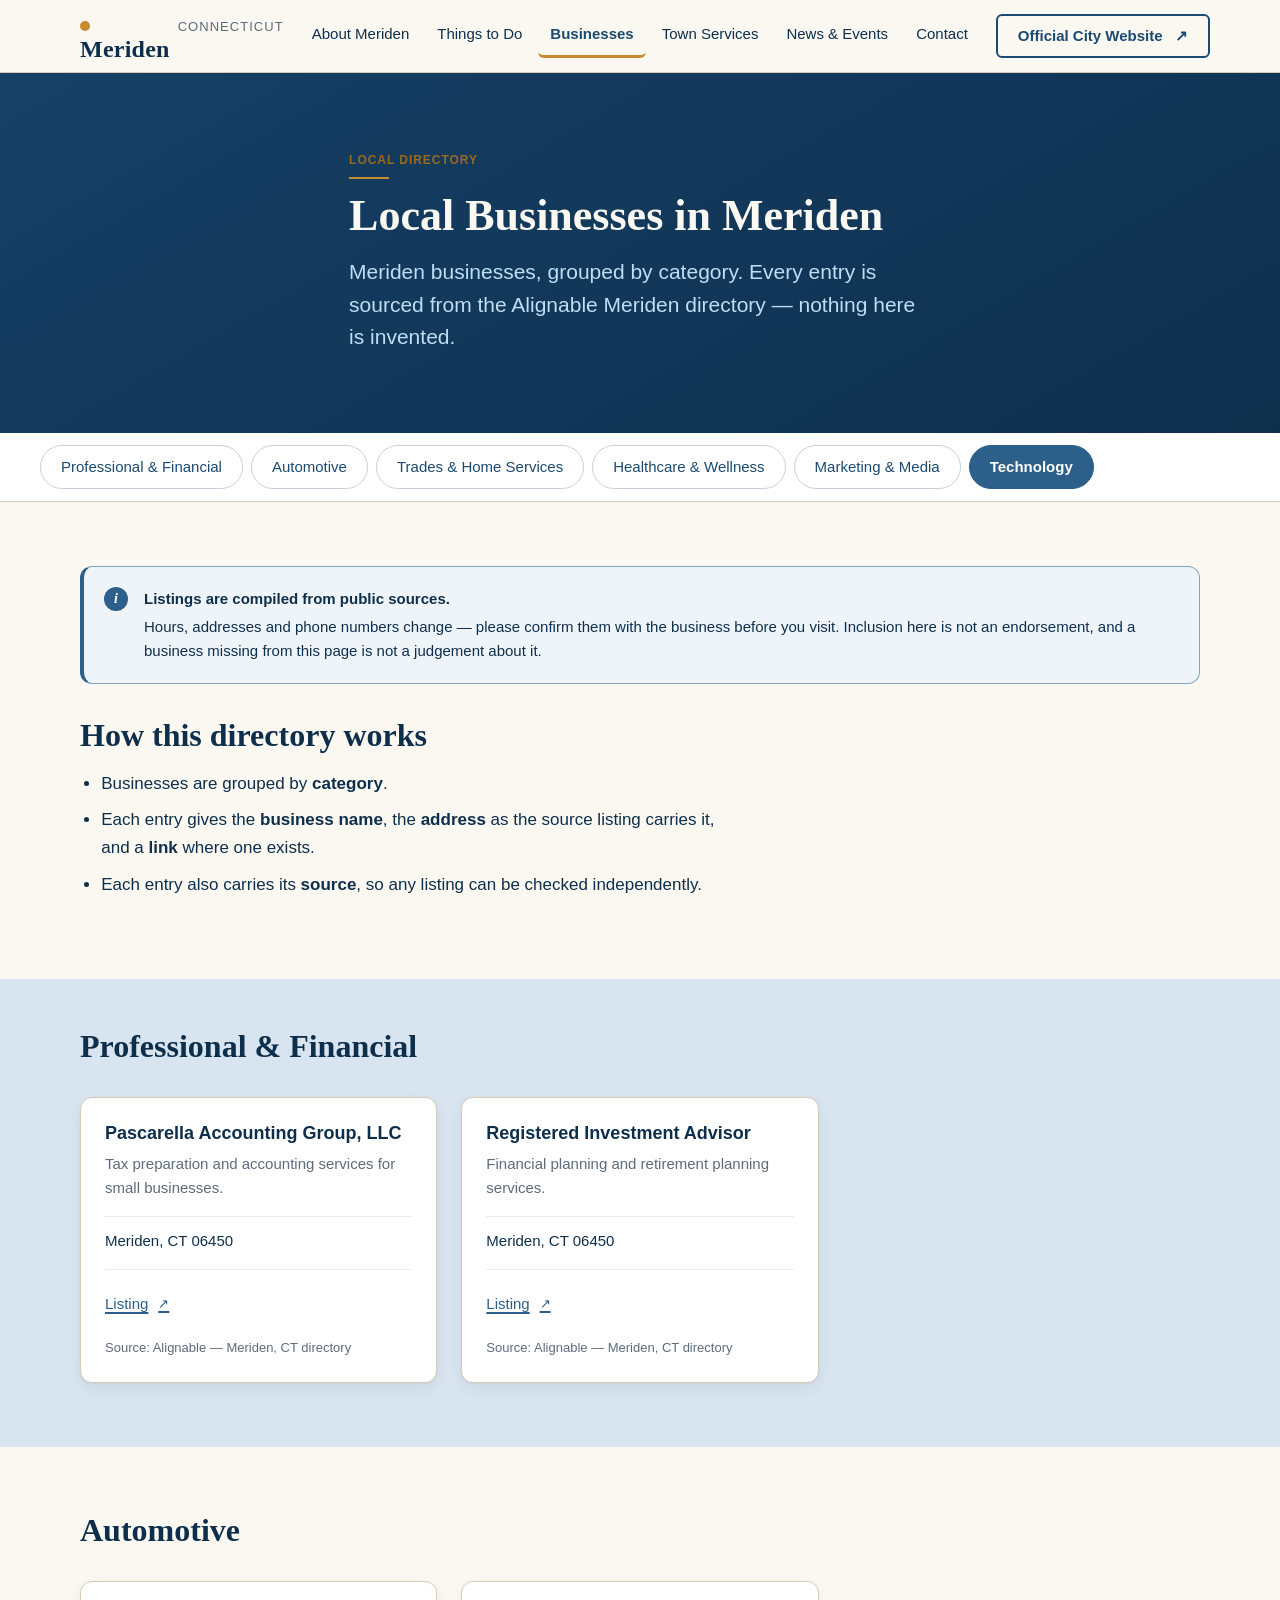
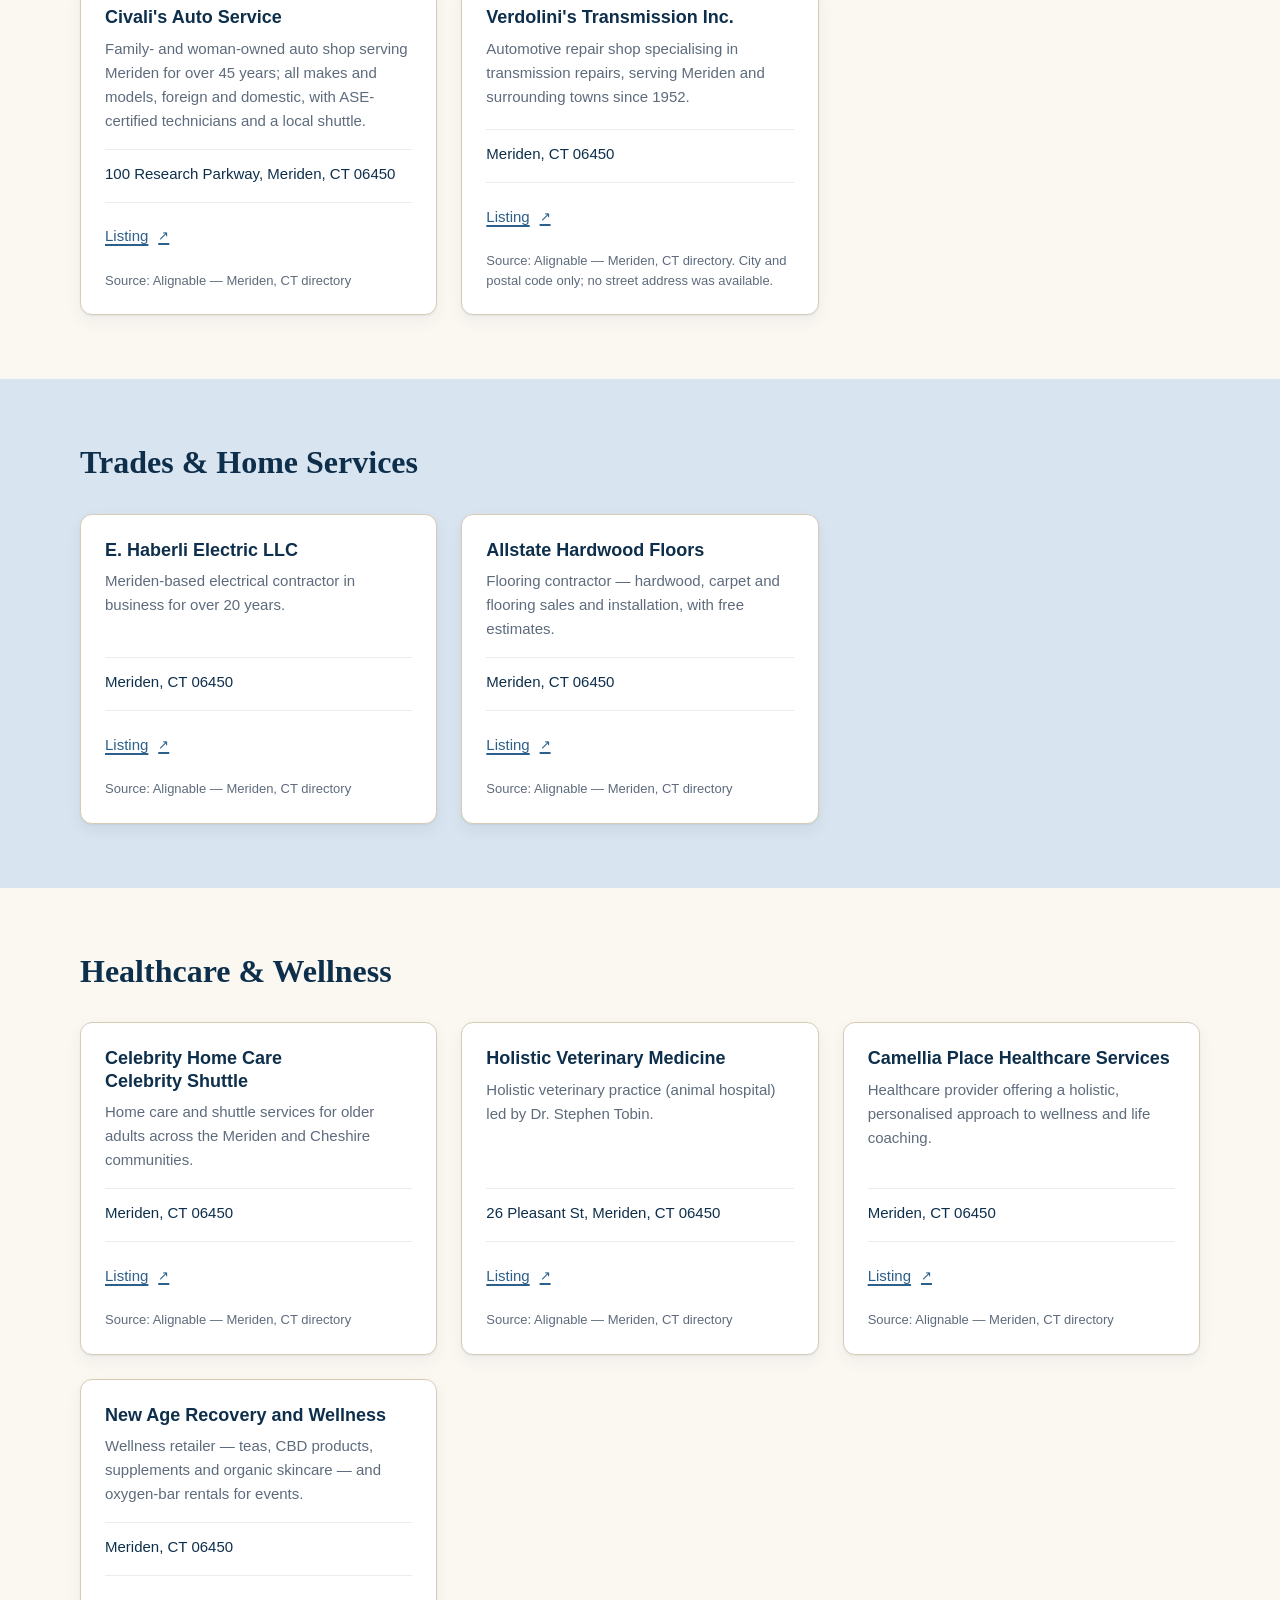
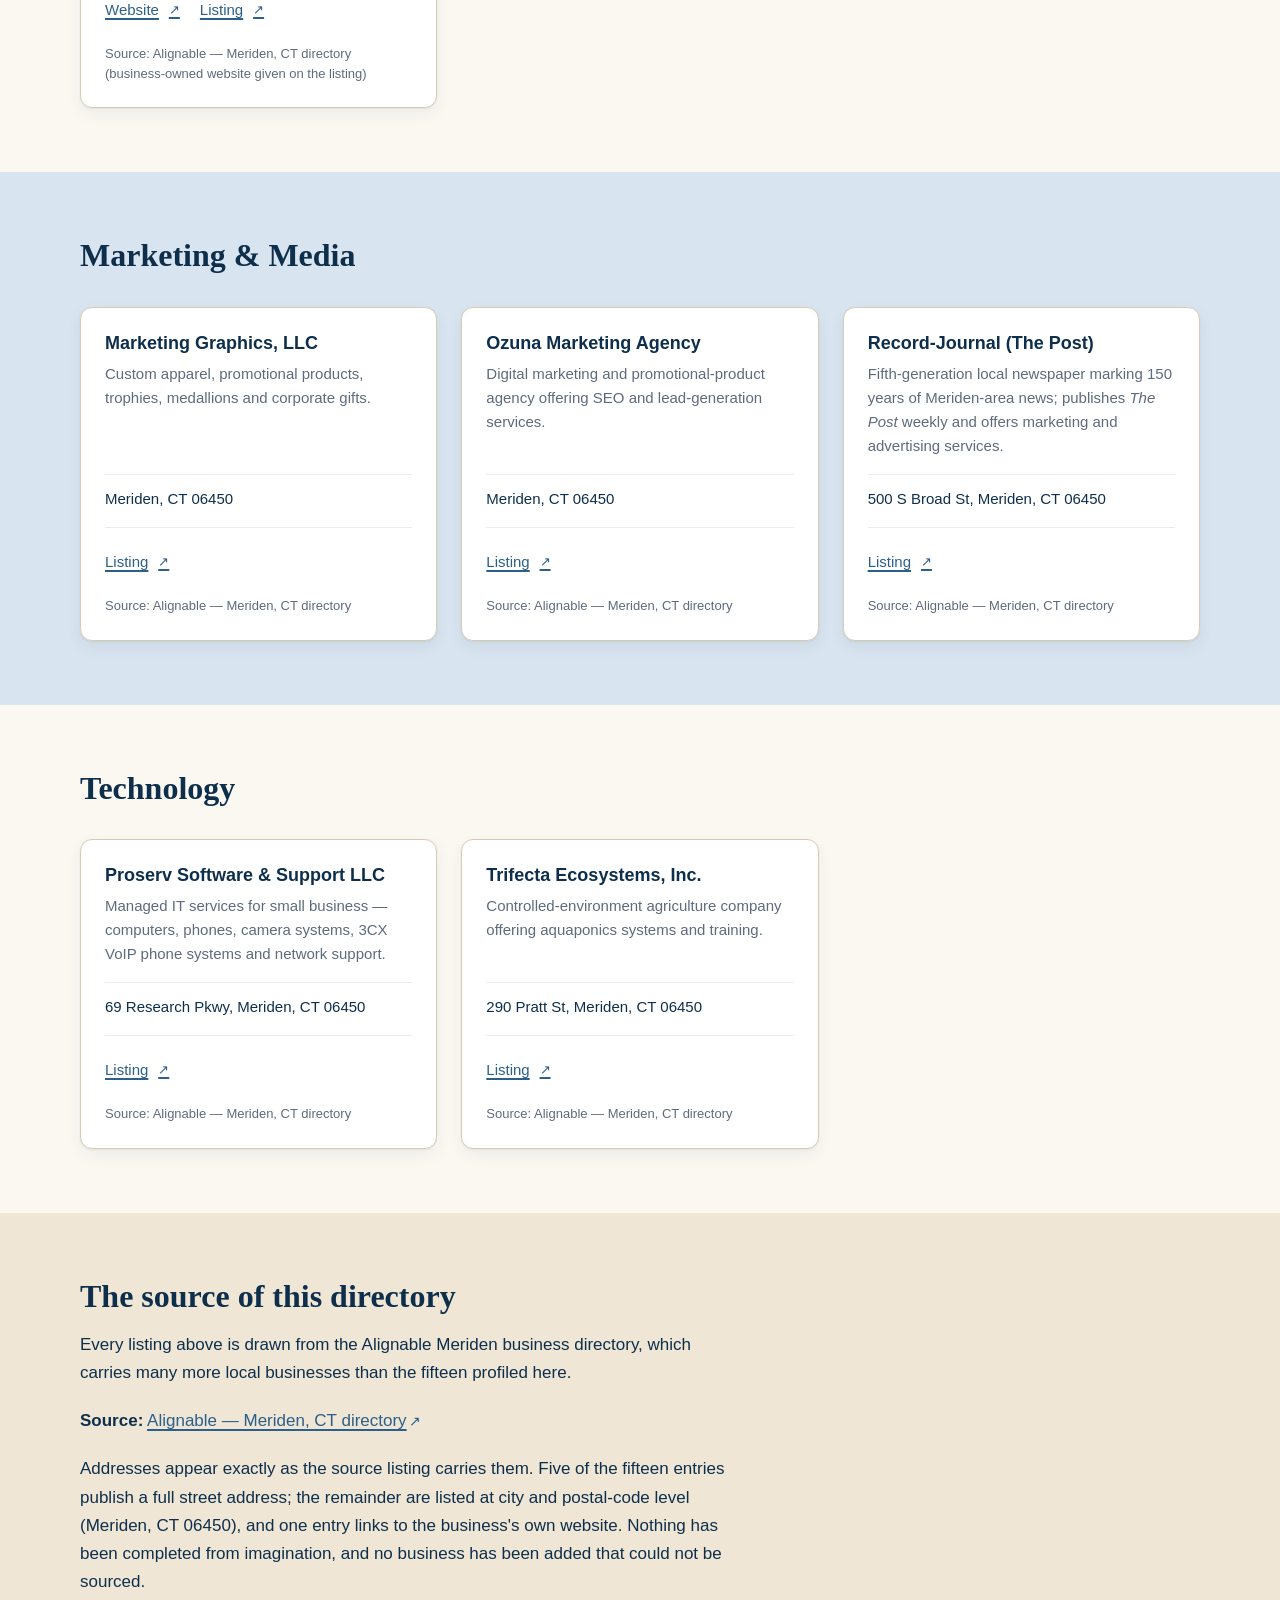
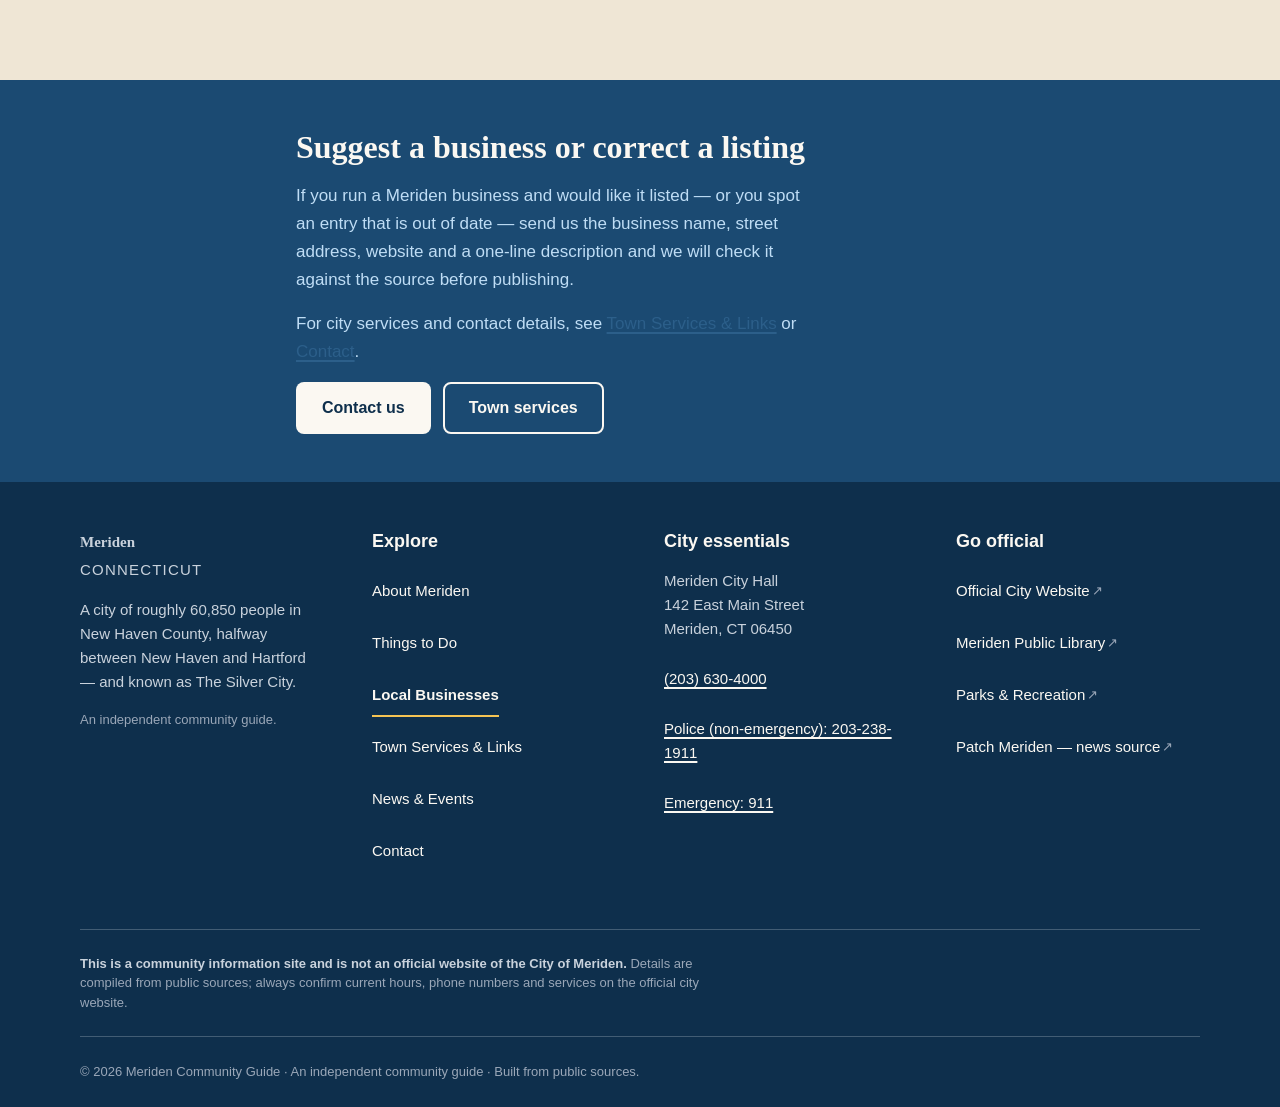
<file: businesses.html>
<!DOCTYPE html>
<html lang="en" class="no-js">
<head>
<meta charset="utf-8">
<meta name="viewport" content="width=device-width, initial-scale=1, viewport-fit=cover">
<title>Meriden, CT Local Businesses — Directory</title>
<meta name="description" content="A directory of Meriden, CT businesses — trades, automotive, healthcare, marketing and professional services, with addresses and links.">
<link rel="canonical" href="https://springteasers.github.io/meriden-community/businesses.html">
<meta name="theme-color" content="#0E2F4C">

<meta property="og:type" content="website">
<meta property="og:site_name" content="Meriden, Connecticut — Community Guide">
<meta property="og:title" content="Meriden, CT Local Businesses — Directory">
<meta property="og:description" content="Local Meriden businesses grouped by category, with addresses and links where they could be verified.">
<meta property="og:url" content="https://springteasers.github.io/meriden-community/businesses.html">
<meta property="og:image" content="https://springteasers.github.io/meriden-community/images/og-image.png">
<meta property="og:image:width" content="1200">
<meta property="og:image:height" content="630">
<meta property="og:image:alt" content="Meriden, Connecticut — an independent community guide">
<meta property="og:locale" content="en_US">
<meta name="twitter:card" content="summary_large_image">

<link rel="icon" href="favicon.svg" type="image/svg+xml">
<link rel="apple-touch-icon" href="assets/apple-touch-icon.png">
<link rel="stylesheet" href="css/styles.css">
<script>
document.documentElement.classList.remove('no-js');
</script>
</head>
<body>

<a class="skip-link" href="#main-content">Skip to main content</a>

<header class="site-header">
  <div class="wrap site-header__inner">
    <a class="wordmark" href="index.html" aria-label="Meriden, Connecticut — home">
      <span class="wordmark__name"><span class="wordmark__mark" aria-hidden="true"></span>Meriden</span>
      <span class="wordmark__place">Connecticut</span>
    </a>
    <nav class="site-nav" aria-label="Main">
      <ul class="site-nav__list">
        <li><a class="site-nav__link" href="about.html">About Meriden</a></li>
        <li><a class="site-nav__link" href="things-to-do.html">Things to Do</a></li>
        <li><a class="site-nav__link" href="businesses.html" aria-current="page">Businesses</a></li>
        <li><a class="site-nav__link" href="services.html">Town Services</a></li>
        <li><a class="site-nav__link" href="news-events.html">News &amp; Events</a></li>
        <li><a class="site-nav__link" href="contact.html">Contact</a></li>
      </ul>
    </nav>
    <a class="header-utility" href="https://www.meridenct.gov" target="_blank" rel="noopener noreferrer">
      Official City Website<span class="visually-hidden"> (opens in a new tab)</span><span aria-hidden="true">&nbsp;&#8599;</span>
    </a>
    <button class="nav-toggle" type="button" data-nav-toggle aria-expanded="false" aria-controls="mobile-drawer" aria-label="Open main menu">
      <span class="nav-toggle__bars" aria-hidden="true"></span>
    </button>
  </div>
</header>

<div class="drawer" id="mobile-drawer" data-drawer data-open="false">
  <div class="drawer__top">
    <p class="drawer__title">Meriden, Connecticut</p>
    <button class="drawer__close" type="button" data-drawer-close aria-label="Close main menu">&#215;</button>
  </div>
  <nav aria-label="Main menu">
    <ul class="drawer__list">
      <li><a class="drawer__link" href="about.html">About Meriden</a></li>
      <li><a class="drawer__link" href="things-to-do.html">Things to Do</a></li>
      <li><a class="drawer__link" href="businesses.html" aria-current="page">Local Businesses</a></li>
      <li><a class="drawer__link" href="services.html">Town Services &amp; Links</a></li>
      <li><a class="drawer__link" href="news-events.html">News &amp; Events</a></li>
      <li><a class="drawer__link" href="contact.html">Contact</a></li>
    </ul>
  </nav>
  <a class="drawer__utility" href="https://www.meridenct.gov" target="_blank" rel="noopener noreferrer">
    Official City Website<span class="visually-hidden"> (opens in a new tab)</span><span aria-hidden="true">&nbsp;&#8599;</span>
  </a>
</div>

<main id="main-content">

  <div class="page-hero">
    <div class="wrap page-hero__inner">
      <p class="eyebrow">Local directory</p>
      <h1>Local Businesses in Meriden</h1>
      <p class="page-hero__lede">Meriden businesses, grouped by category. Every entry is sourced from the Alignable Meriden directory — nothing here is invented.</p>
    </div>
  </div>

  <nav class="pills" aria-label="Business categories">
    <ul class="pills__scroller" data-pills>
      <li><a class="pill" href="#professional-financial">Professional &amp; Financial</a></li>
      <li><a class="pill" href="#automotive">Automotive</a></li>
      <li><a class="pill" href="#trades-home-services">Trades &amp; Home Services</a></li>
      <li><a class="pill" href="#healthcare-wellness">Healthcare &amp; Wellness</a></li>
      <li><a class="pill" href="#marketing-media">Marketing &amp; Media</a></li>
      <li><a class="pill" href="#technology">Technology</a></li>
    </ul>
  </nav>

  <!-- ===================== VERIFY CALLOUT ===================== -->
  <section class="section" aria-label="About these listings">
    <div class="wrap">
      <div class="callout" role="note">
        <span class="callout__icon" aria-hidden="true">i</span>
        <p><strong>Listings are compiled from public sources.</strong> Hours, addresses and phone numbers change — please confirm them with the business before you visit. Inclusion here is not an endorsement, and a business missing from this page is not a judgement about it.</p>
      </div>

      <div class="prose" style="margin-top:var(--space-8)">
        <h2>How this directory works</h2>
        <ul>
          <li>Businesses are grouped by <strong>category</strong>.</li>
          <li>Each entry gives the <strong>business name</strong>, the <strong>address</strong> as the source listing carries it, and a <strong>link</strong> where one exists.</li>
          <li>Each entry also carries its <strong>source</strong>, so any listing can be checked independently.</li>
        </ul>
      </div>
    </div>
  </section>

  <!-- ===================== PROFESSIONAL & FINANCIAL ===================== -->
  <section class="section section--tinted anchor-target" id="professional-financial" aria-labelledby="h-professional" style="padding-top:var(--space-12)">
    <div class="wrap">
      <div class="section__head"><h2 id="h-professional">Professional &amp; Financial</h2></div>
      <div class="grid grid--cards">

        <article class="listing">
          <h3><a href="https://www.alignable.com/meriden-ct/pascarella-accounting-group-llc" target="_blank" rel="noopener noreferrer">Pascarella Accounting Group, LLC<span class="visually-hidden"> (opens in a new tab)</span></a></h3>
          <p class="listing__desc">Tax preparation and accounting services for small businesses.</p>
          <p class="listing__address">Meriden, CT 06450</p>
          <div class="listing__actions">
            <a class="ext" href="https://www.alignable.com/meriden-ct/pascarella-accounting-group-llc" target="_blank" rel="noopener noreferrer">Listing<span class="visually-hidden"> (opens in a new tab)</span></a>
          </div>
          <p class="listing__source">Source: Alignable — Meriden, CT directory</p>
        </article>

        <article class="listing">
          <h3><a href="https://www.alignable.com/meriden-ct/registered-investment-advisor" target="_blank" rel="noopener noreferrer">Registered Investment Advisor<span class="visually-hidden"> (opens in a new tab)</span></a></h3>
          <p class="listing__desc">Financial planning and retirement planning services.</p>
          <p class="listing__address">Meriden, CT 06450</p>
          <div class="listing__actions">
            <a class="ext" href="https://www.alignable.com/meriden-ct/registered-investment-advisor" target="_blank" rel="noopener noreferrer">Listing<span class="visually-hidden"> (opens in a new tab)</span></a>
          </div>
          <p class="listing__source">Source: Alignable — Meriden, CT directory</p>
        </article>

      </div>
    </div>
  </section>

  <!-- ===================== AUTOMOTIVE ===================== -->
  <section class="section anchor-target" id="automotive" aria-labelledby="h-automotive">
    <div class="wrap">
      <div class="section__head"><h2 id="h-automotive">Automotive</h2></div>
      <div class="grid grid--cards">

        <article class="listing">
          <h3><a href="https://www.alignable.com/meriden-ct/civalis-auto-service" target="_blank" rel="noopener noreferrer">Civali's Auto Service<span class="visually-hidden"> (opens in a new tab)</span></a></h3>
          <p class="listing__desc">Family- and woman-owned auto shop serving Meriden for over 45 years; all makes and models, foreign and domestic, with ASE-certified technicians and a local shuttle.</p>
          <p class="listing__address">100 Research Parkway, Meriden, CT 06450</p>
          <div class="listing__actions">
            <a class="ext" href="https://www.alignable.com/meriden-ct/civalis-auto-service" target="_blank" rel="noopener noreferrer">Listing<span class="visually-hidden"> (opens in a new tab)</span></a>
          </div>
          <p class="listing__source">Source: Alignable — Meriden, CT directory</p>
        </article>

        <article class="listing">
          <h3><a href="https://www.alignable.com/meriden-ct/verdolinis-transmission-inc" target="_blank" rel="noopener noreferrer">Verdolini's Transmission Inc.<span class="visually-hidden"> (opens in a new tab)</span></a></h3>
          <p class="listing__desc">Automotive repair shop specialising in transmission repairs, serving Meriden and surrounding towns since 1952.</p>
          <p class="listing__address">Meriden, CT 06450</p>
          <div class="listing__actions">
            <a class="ext" href="https://www.alignable.com/meriden-ct/verdolinis-transmission-inc" target="_blank" rel="noopener noreferrer">Listing<span class="visually-hidden"> (opens in a new tab)</span></a>
          </div>
          <p class="listing__source">Source: Alignable — Meriden, CT directory. City and postal code only; no street address was available.</p>
        </article>

      </div>
    </div>
  </section>

  <!-- ===================== TRADES & HOME SERVICES ===================== -->
  <section class="section section--tinted anchor-target" id="trades-home-services" aria-labelledby="h-trades">
    <div class="wrap">
      <div class="section__head"><h2 id="h-trades">Trades &amp; Home Services</h2></div>
      <div class="grid grid--cards">

        <article class="listing">
          <h3><a href="https://www.alignable.com/meriden-ct/e-haberli-electric-llc" target="_blank" rel="noopener noreferrer">E. Haberli Electric LLC<span class="visually-hidden"> (opens in a new tab)</span></a></h3>
          <p class="listing__desc">Meriden-based electrical contractor in business for over 20 years.</p>
          <p class="listing__address">Meriden, CT 06450</p>
          <div class="listing__actions">
            <a class="ext" href="https://www.alignable.com/meriden-ct/e-haberli-electric-llc" target="_blank" rel="noopener noreferrer">Listing<span class="visually-hidden"> (opens in a new tab)</span></a>
          </div>
          <p class="listing__source">Source: Alignable — Meriden, CT directory</p>
        </article>

        <article class="listing">
          <h3><a href="https://www.alignable.com/meriden-ct/allstate-hardwood-floors" target="_blank" rel="noopener noreferrer">Allstate Hardwood Floors<span class="visually-hidden"> (opens in a new tab)</span></a></h3>
          <p class="listing__desc">Flooring contractor — hardwood, carpet and flooring sales and installation, with free estimates.</p>
          <p class="listing__address">Meriden, CT 06450</p>
          <div class="listing__actions">
            <a class="ext" href="https://www.alignable.com/meriden-ct/allstate-hardwood-floors" target="_blank" rel="noopener noreferrer">Listing<span class="visually-hidden"> (opens in a new tab)</span></a>
          </div>
          <p class="listing__source">Source: Alignable — Meriden, CT directory</p>
        </article>

      </div>
    </div>
  </section>

  <!-- ===================== HEALTHCARE & WELLNESS ===================== -->
  <section class="section anchor-target" id="healthcare-wellness" aria-labelledby="h-health">
    <div class="wrap">
      <div class="section__head"><h2 id="h-health">Healthcare &amp; Wellness</h2></div>
      <div class="grid grid--cards">

        <article class="listing">
          <h3><a href="https://www.alignable.com/meriden-ct/celebrity-home-care-celebrity-shuttle" target="_blank" rel="noopener noreferrer">Celebrity Home Care Celebrity Shuttle<span class="visually-hidden"> (opens in a new tab)</span></a></h3>
          <p class="listing__desc">Home care and shuttle services for older adults across the Meriden and Cheshire communities.</p>
          <p class="listing__address">Meriden, CT 06450</p>
          <div class="listing__actions">
            <a class="ext" href="https://www.alignable.com/meriden-ct/celebrity-home-care-celebrity-shuttle" target="_blank" rel="noopener noreferrer">Listing<span class="visually-hidden"> (opens in a new tab)</span></a>
          </div>
          <p class="listing__source">Source: Alignable — Meriden, CT directory</p>
        </article>

        <article class="listing">
          <h3><a href="https://www.alignable.com/meriden-ct/holistic-veterinary-medicine" target="_blank" rel="noopener noreferrer">Holistic Veterinary Medicine<span class="visually-hidden"> (opens in a new tab)</span></a></h3>
          <p class="listing__desc">Holistic veterinary practice (animal hospital) led by Dr. Stephen Tobin.</p>
          <p class="listing__address">26 Pleasant St, Meriden, CT 06450</p>
          <div class="listing__actions">
            <a class="ext" href="https://www.alignable.com/meriden-ct/holistic-veterinary-medicine" target="_blank" rel="noopener noreferrer">Listing<span class="visually-hidden"> (opens in a new tab)</span></a>
          </div>
          <p class="listing__source">Source: Alignable — Meriden, CT directory</p>
        </article>

        <article class="listing">
          <h3><a href="https://www.alignable.com/meriden-ct/camellia-place-healthcare-services" target="_blank" rel="noopener noreferrer">Camellia Place Healthcare Services<span class="visually-hidden"> (opens in a new tab)</span></a></h3>
          <p class="listing__desc">Healthcare provider offering a holistic, personalised approach to wellness and life coaching.</p>
          <p class="listing__address">Meriden, CT 06450</p>
          <div class="listing__actions">
            <a class="ext" href="https://www.alignable.com/meriden-ct/camellia-place-healthcare-services" target="_blank" rel="noopener noreferrer">Listing<span class="visually-hidden"> (opens in a new tab)</span></a>
          </div>
          <p class="listing__source">Source: Alignable — Meriden, CT directory</p>
        </article>

        <article class="listing">
          <h3><a href="https://www.alignable.com/meriden-ct/new-age-recovery-and-wellness" target="_blank" rel="noopener noreferrer">New Age Recovery and Wellness<span class="visually-hidden"> (opens in a new tab)</span></a></h3>
          <p class="listing__desc">Wellness retailer — teas, CBD products, supplements and organic skincare — and oxygen-bar rentals for events.</p>
          <p class="listing__address">Meriden, CT 06450</p>
          <div class="listing__actions">
            <a class="ext" href="http://www.newagerecoveryandwellness.com" target="_blank" rel="noopener noreferrer">Website<span class="visually-hidden"> (opens in a new tab)</span></a>
            <a class="ext" href="https://www.alignable.com/meriden-ct/new-age-recovery-and-wellness" target="_blank" rel="noopener noreferrer">Listing<span class="visually-hidden"> (opens in a new tab)</span></a>
          </div>
          <p class="listing__source">Source: Alignable — Meriden, CT directory (business-owned website given on the listing)</p>
        </article>

      </div>
    </div>
  </section>

  <!-- ===================== MARKETING & MEDIA ===================== -->
  <section class="section section--tinted anchor-target" id="marketing-media" aria-labelledby="h-marketing">
    <div class="wrap">
      <div class="section__head"><h2 id="h-marketing">Marketing &amp; Media</h2></div>
      <div class="grid grid--cards">

        <article class="listing">
          <h3><a href="https://www.alignable.com/meriden-ct/marketing-graphics-llc" target="_blank" rel="noopener noreferrer">Marketing Graphics, LLC<span class="visually-hidden"> (opens in a new tab)</span></a></h3>
          <p class="listing__desc">Custom apparel, promotional products, trophies, medallions and corporate gifts.</p>
          <p class="listing__address">Meriden, CT 06450</p>
          <div class="listing__actions">
            <a class="ext" href="https://www.alignable.com/meriden-ct/marketing-graphics-llc" target="_blank" rel="noopener noreferrer">Listing<span class="visually-hidden"> (opens in a new tab)</span></a>
          </div>
          <p class="listing__source">Source: Alignable — Meriden, CT directory</p>
        </article>

        <article class="listing">
          <h3><a href="https://www.alignable.com/meriden-ct/ozuna-marketing-agency" target="_blank" rel="noopener noreferrer">Ozuna Marketing Agency<span class="visually-hidden"> (opens in a new tab)</span></a></h3>
          <p class="listing__desc">Digital marketing and promotional-product agency offering SEO and lead-generation services.</p>
          <p class="listing__address">Meriden, CT 06450</p>
          <div class="listing__actions">
            <a class="ext" href="https://www.alignable.com/meriden-ct/ozuna-marketing-agency" target="_blank" rel="noopener noreferrer">Listing<span class="visually-hidden"> (opens in a new tab)</span></a>
          </div>
          <p class="listing__source">Source: Alignable — Meriden, CT directory</p>
        </article>

        <article class="listing">
          <h3><a href="https://www.alignable.com/meriden-ct/record-journal-2" target="_blank" rel="noopener noreferrer">Record-Journal (The Post)<span class="visually-hidden"> (opens in a new tab)</span></a></h3>
          <p class="listing__desc">Fifth-generation local newspaper marking 150 years of Meriden-area news; publishes <em>The Post</em> weekly and offers marketing and advertising services.</p>
          <p class="listing__address">500 S Broad St, Meriden, CT 06450</p>
          <div class="listing__actions">
            <a class="ext" href="https://www.alignable.com/meriden-ct/record-journal-2" target="_blank" rel="noopener noreferrer">Listing<span class="visually-hidden"> (opens in a new tab)</span></a>
          </div>
          <p class="listing__source">Source: Alignable — Meriden, CT directory</p>
        </article>

      </div>
    </div>
  </section>

  <!-- ===================== TECHNOLOGY ===================== -->
  <section class="section anchor-target" id="technology" aria-labelledby="h-technology">
    <div class="wrap">
      <div class="section__head"><h2 id="h-technology">Technology</h2></div>
      <div class="grid grid--cards">

        <article class="listing">
          <h3><a href="https://www.alignable.com/meriden-ct/proserv-software-support-llc" target="_blank" rel="noopener noreferrer">Proserv Software &amp; Support LLC<span class="visually-hidden"> (opens in a new tab)</span></a></h3>
          <p class="listing__desc">Managed IT services for small business — computers, phones, camera systems, 3CX VoIP phone systems and network support.</p>
          <p class="listing__address">69 Research Pkwy, Meriden, CT 06450</p>
          <div class="listing__actions">
            <a class="ext" href="https://www.alignable.com/meriden-ct/proserv-software-support-llc" target="_blank" rel="noopener noreferrer">Listing<span class="visually-hidden"> (opens in a new tab)</span></a>
          </div>
          <p class="listing__source">Source: Alignable — Meriden, CT directory</p>
        </article>

        <article class="listing">
          <h3><a href="https://www.alignable.com/meriden-ct/trifecta-ecosystems-inc" target="_blank" rel="noopener noreferrer">Trifecta Ecosystems, Inc.<span class="visually-hidden"> (opens in a new tab)</span></a></h3>
          <p class="listing__desc">Controlled-environment agriculture company offering aquaponics systems and training.</p>
          <p class="listing__address">290 Pratt St, Meriden, CT 06450</p>
          <div class="listing__actions">
            <a class="ext" href="https://www.alignable.com/meriden-ct/trifecta-ecosystems-inc" target="_blank" rel="noopener noreferrer">Listing<span class="visually-hidden"> (opens in a new tab)</span></a>
          </div>
          <p class="listing__source">Source: Alignable — Meriden, CT directory</p>
        </article>

      </div>
    </div>
  </section>

  <!-- ===================== SOURCE ===================== -->
  <section class="section section--deep" aria-labelledby="source-title">
    <div class="wrap">
      <div class="prose">
        <h2 id="source-title">The source of this directory</h2>
        <p>Every listing above is drawn from the Alignable Meriden business directory, which carries many more local businesses than the fifteen profiled here.</p>
        <p><strong>Source:</strong> <a class="ext" href="https://www.alignable.com/meriden-ct/directory" target="_blank" rel="noopener noreferrer">Alignable — Meriden, CT directory<span class="visually-hidden"> (opens in a new tab)</span></a></p>
        <p>Addresses appear exactly as the source listing carries them. Five of the fifteen entries publish a full street address; the remainder are listed at city and postal-code level (Meriden, CT 06450), and one entry links to the business's own website. Nothing has been completed from imagination, and no business has been added that could not be sourced.</p>
      </div>
    </div>
  </section>

  <!-- ===================== SUGGEST A BUSINESS ===================== -->
  <section class="cta-band" aria-labelledby="suggest-title">
    <div class="wrap cta-band__inner">
      <h2 id="suggest-title">Suggest a business or correct a listing</h2>
      <p>If you run a Meriden business and would like it listed — or you spot an entry that is out of date — send us the business name, street address, website and a one-line description and we will check it against the source before publishing.</p>
      <p>For city services and contact details, see <a href="services.html">Town Services &amp; Links</a> or <a href="contact.html">Contact</a>.</p>
      <div class="btn-row">
        <a class="btn btn--primary" href="contact.html">Contact us</a>
        <a class="btn btn--secondary" href="services.html">Town services</a>
      </div>
    </div>
  </section>

</main>

<footer class="site-footer">
  <div class="wrap">
    <div class="footer-grid">
      <div class="footer-col footer-brand">
        <p class="footer-brand__name">Meriden</p>
        <p class="footer-brand__place">Connecticut</p>
        <p>A city of roughly 60,850 people in New Haven County, halfway between New Haven and Hartford — and known as The Silver City.</p>
        <p class="footer-purpose">An independent community guide.</p>
      </div>
      <nav class="footer-col" aria-labelledby="footer-explore">
        <h2 id="footer-explore">Explore</h2>
        <ul class="footer-list">
          <li><a href="about.html">About Meriden</a></li>
          <li><a href="things-to-do.html">Things to Do</a></li>
          <li><a href="businesses.html" aria-current="page">Local Businesses</a></li>
          <li><a href="services.html">Town Services &amp; Links</a></li>
          <li><a href="news-events.html">News &amp; Events</a></li>
          <li><a href="contact.html">Contact</a></li>
        </ul>
      </nav>
      <div class="footer-col">
        <h2>City essentials</h2>
        <div class="footer-contact">
          <p>Meriden City Hall<br>142 East Main Street<br>Meriden, CT 06450</p>
          <p><a href="tel:+12036304000">(203) 630-4000</a></p>
          <p><a href="tel:+12032381911">Police (non-emergency): 203-238-1911</a></p>
          <p><a href="tel:911">Emergency: 911</a></p>
        </div>
      </div>
      <div class="footer-col">
        <h2>Go official</h2>
        <ul class="footer-list">
          <li><a class="ext" href="https://www.meridenct.gov" target="_blank" rel="noopener noreferrer">Official City Website<span class="visually-hidden"> (opens in a new tab)</span></a></li>
          <li><a class="ext" href="https://meridenlibrary.org/" target="_blank" rel="noopener noreferrer">Meriden Public Library<span class="visually-hidden"> (opens in a new tab)</span></a></li>
          <li><a class="ext" href="https://www.meridenct.gov/city-services/parks-and-recreation/" target="_blank" rel="noopener noreferrer">Parks &amp; Recreation<span class="visually-hidden"> (opens in a new tab)</span></a></li>
          <li><a class="ext" href="https://patch.com/connecticut/meriden" target="_blank" rel="noopener noreferrer">Patch Meriden — news source<span class="visually-hidden"> (opens in a new tab)</span></a></li>
        </ul>
      </div>
    </div>
    <div class="disclaimer">
      <p><strong>This is a community information site and is not an official website of the City of Meriden.</strong> Details are compiled from public sources; always confirm current hours, phone numbers and services on the official city website.</p>
    </div>
    <div class="legal">
      <p>&#169; 2026 Meriden Community Guide · An independent community guide · Built from public sources.</p>
    </div>
  </div>
</footer>

<script src="js/main.js" defer></script>
</body>
</html>
</file>
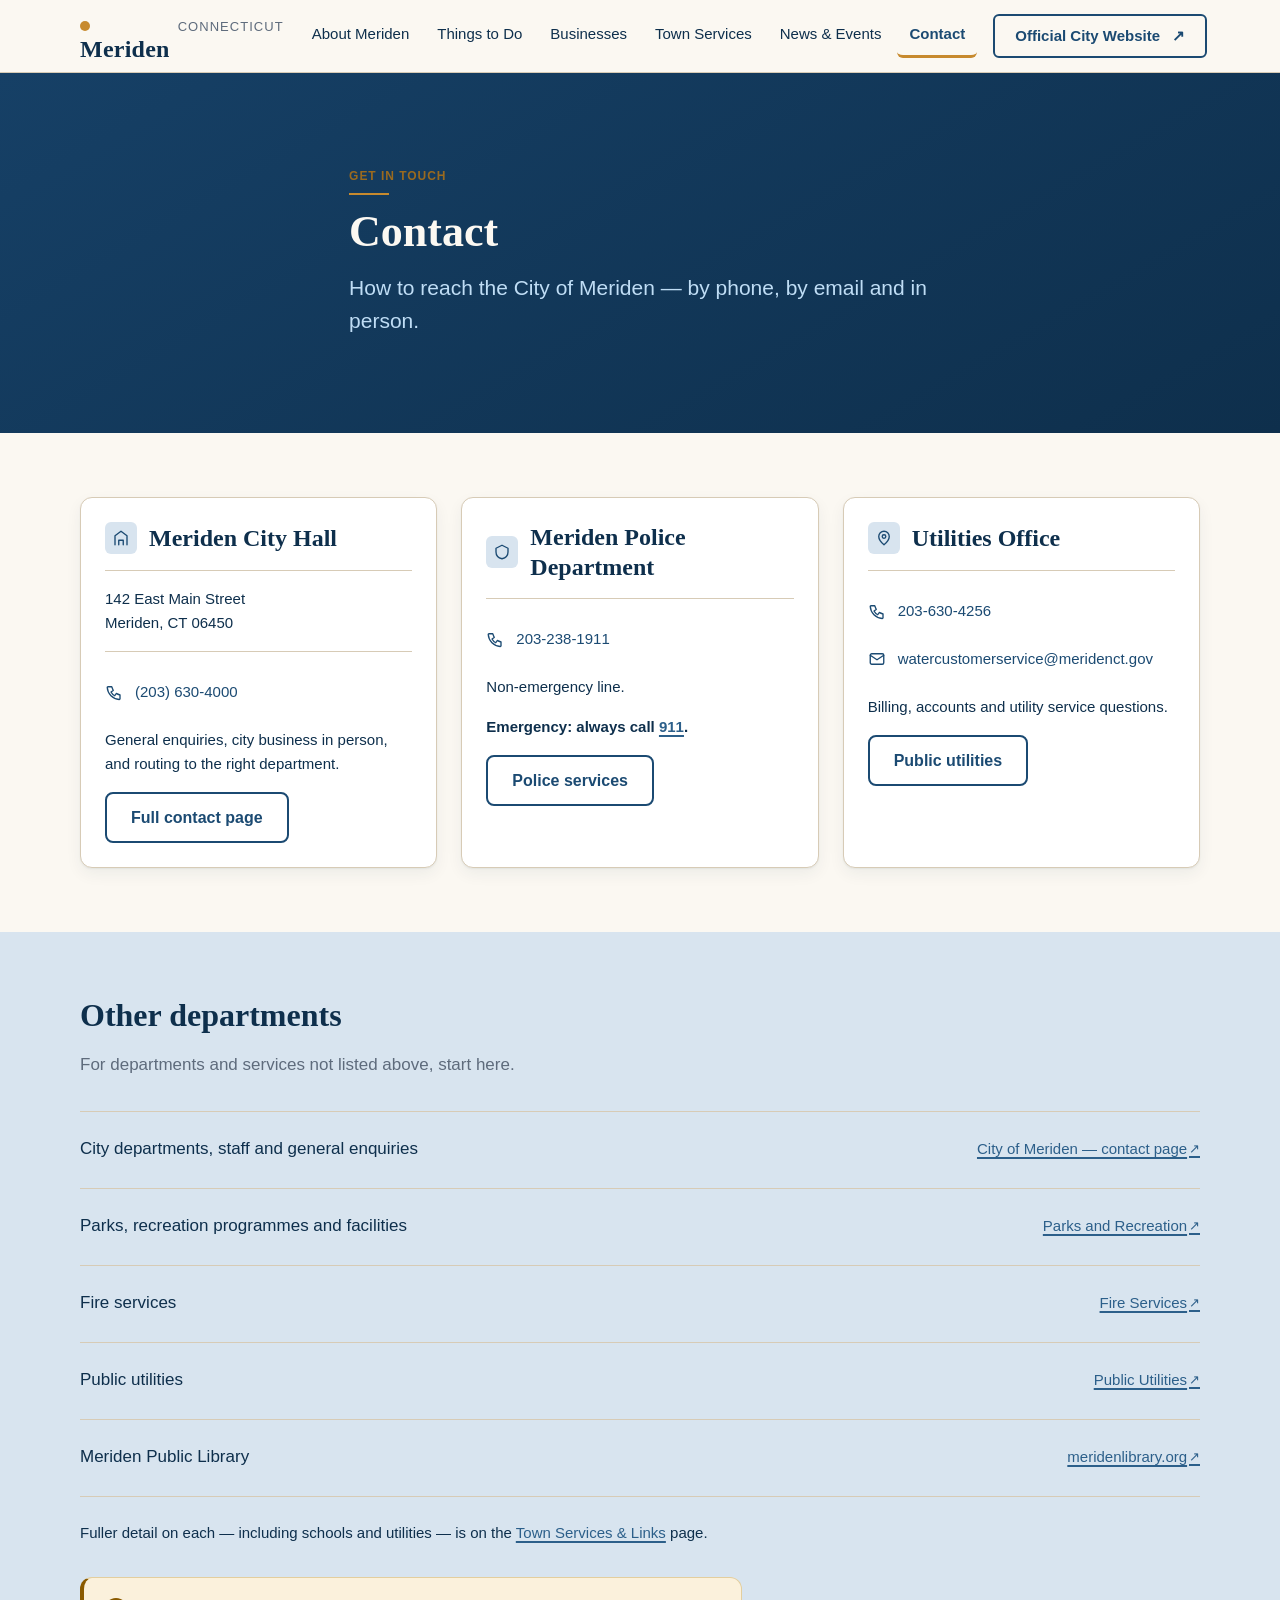
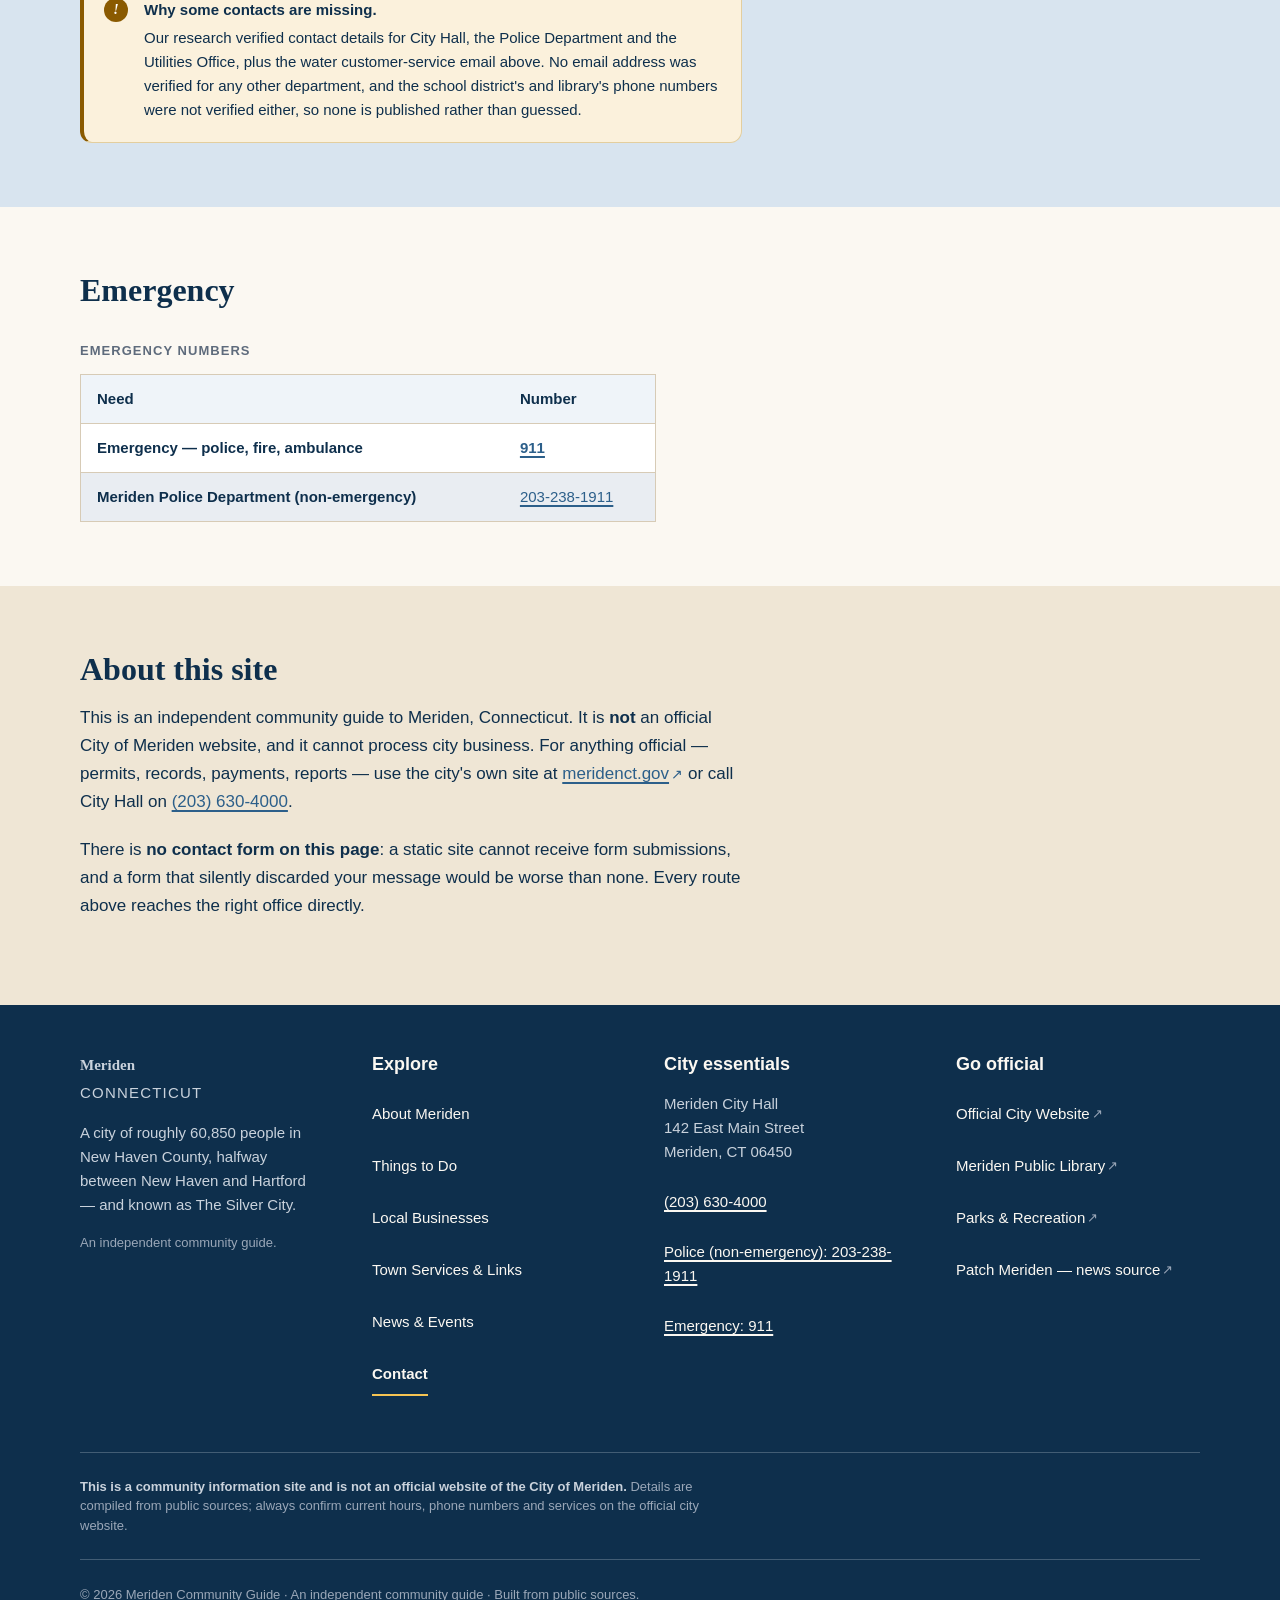
<file: contact.html>
<!DOCTYPE html>
<html lang="en" class="no-js">
<head>
<meta charset="utf-8">
<meta name="viewport" content="width=device-width, initial-scale=1, viewport-fit=cover">
<title>Contact Meriden, CT — City Hall, Library &amp; Schools</title>
<meta name="description" content="Contact the City of Meriden, CT — City Hall address, phone numbers for the police and utilities office, and email for water customer service.">
<link rel="canonical" href="https://springteasers.github.io/meriden-community/contact.html">
<meta name="theme-color" content="#0E2F4C">

<meta property="og:type" content="website">
<meta property="og:site_name" content="Meriden, Connecticut — Community Guide">
<meta property="og:title" content="Contact Meriden, CT — City Hall, Library &amp; Schools">
<meta property="og:description" content="How to reach the City of Meriden — by phone, by email and in person.">
<meta property="og:url" content="https://springteasers.github.io/meriden-community/contact.html">
<meta property="og:image" content="https://springteasers.github.io/meriden-community/images/og-image.png">
<meta property="og:image:width" content="1200">
<meta property="og:image:height" content="630">
<meta property="og:image:alt" content="Meriden, Connecticut — an independent community guide">
<meta property="og:locale" content="en_US">
<meta name="twitter:card" content="summary_large_image">

<link rel="icon" href="favicon.svg" type="image/svg+xml">
<link rel="apple-touch-icon" href="assets/apple-touch-icon.png">
<link rel="stylesheet" href="css/styles.css">
<script>
document.documentElement.classList.remove('no-js');
</script>
</head>
<body class="no-pills">

<a class="skip-link" href="#main-content">Skip to main content</a>

<header class="site-header">
  <div class="wrap site-header__inner">
    <a class="wordmark" href="index.html" aria-label="Meriden, Connecticut — home">
      <span class="wordmark__name"><span class="wordmark__mark" aria-hidden="true"></span>Meriden</span>
      <span class="wordmark__place">Connecticut</span>
    </a>
    <nav class="site-nav" aria-label="Main">
      <ul class="site-nav__list">
        <li><a class="site-nav__link" href="about.html">About Meriden</a></li>
        <li><a class="site-nav__link" href="things-to-do.html">Things to Do</a></li>
        <li><a class="site-nav__link" href="businesses.html">Businesses</a></li>
        <li><a class="site-nav__link" href="services.html">Town Services</a></li>
        <li><a class="site-nav__link" href="news-events.html">News &amp; Events</a></li>
        <li><a class="site-nav__link" href="contact.html" aria-current="page">Contact</a></li>
      </ul>
    </nav>
    <a class="header-utility" href="https://www.meridenct.gov" target="_blank" rel="noopener noreferrer">
      Official City Website<span class="visually-hidden"> (opens in a new tab)</span><span aria-hidden="true">&nbsp;&#8599;</span>
    </a>
    <button class="nav-toggle" type="button" data-nav-toggle aria-expanded="false" aria-controls="mobile-drawer" aria-label="Open main menu">
      <span class="nav-toggle__bars" aria-hidden="true"></span>
    </button>
  </div>
</header>

<div class="drawer" id="mobile-drawer" data-drawer data-open="false">
  <div class="drawer__top">
    <p class="drawer__title">Meriden, Connecticut</p>
    <button class="drawer__close" type="button" data-drawer-close aria-label="Close main menu">&#215;</button>
  </div>
  <nav aria-label="Main menu">
    <ul class="drawer__list">
      <li><a class="drawer__link" href="about.html">About Meriden</a></li>
      <li><a class="drawer__link" href="things-to-do.html">Things to Do</a></li>
      <li><a class="drawer__link" href="businesses.html">Local Businesses</a></li>
      <li><a class="drawer__link" href="services.html">Town Services &amp; Links</a></li>
      <li><a class="drawer__link" href="news-events.html">News &amp; Events</a></li>
      <li><a class="drawer__link" href="contact.html" aria-current="page">Contact</a></li>
    </ul>
  </nav>
  <a class="drawer__utility" href="https://www.meridenct.gov" target="_blank" rel="noopener noreferrer">
    Official City Website<span class="visually-hidden"> (opens in a new tab)</span><span aria-hidden="true">&nbsp;&#8599;</span>
  </a>
</div>

<main id="main-content">

  <div class="page-hero">
    <div class="wrap page-hero__inner">
      <p class="eyebrow">Get in touch</p>
      <h1>Contact</h1>
      <p class="page-hero__lede">How to reach the City of Meriden — by phone, by email and in person.</p>
    </div>
  </div>

  <!-- ===================== CONTACT CARDS ===================== -->
  <section class="section" aria-labelledby="cards-title">
    <div class="wrap">
      <h2 id="cards-title" class="visually-hidden">Contact details</h2>
      <div class="grid grid--cards">

        <article class="contact-card">
          <div class="contact-card__name">
            <span class="contact-card__icon" aria-hidden="true">
              <svg viewBox="0 0 24 24" fill="none" stroke="currentColor" stroke-width="1.8" stroke-linecap="round" stroke-linejoin="round"><path d="M4 21V9l8-6 8 6v12"/><path d="M9 21v-6h6v6"/></svg>
            </span>
            <h3 style="margin:0">Meriden City Hall</h3>
          </div>
          <hr class="contact-card__rule">
          <address>
            142 East Main Street<br>
            Meriden, CT 06450
          </address>
          <hr class="contact-card__rule">
          <a class="contact-row" href="tel:+12036304000">
            <svg viewBox="0 0 24 24" fill="none" stroke="currentColor" stroke-width="1.8" stroke-linecap="round" stroke-linejoin="round" aria-hidden="true"><path d="M4 5h5l2 5-3 2a12 12 0 0 0 5 5l2-3 5 2v5a1 1 0 0 1-1.1 1A17 17 0 0 1 3 6.1 1 1 0 0 1 4 5z"/></svg>
            <span>(203) 630-4000</span>
          </a>
          <p class="text-sm" style="margin-top:var(--space-3)">General enquiries, city business in person, and routing to the right department.</p>
          <div class="btn-row" style="margin-top:var(--space-4)">
            <a class="btn btn--secondary" href="https://www.meridenct.gov/contact/" target="_blank" rel="noopener noreferrer">Full contact page<span class="visually-hidden"> (opens in a new tab)</span></a>
          </div>
        </article>

        <article class="contact-card">
          <div class="contact-card__name">
            <span class="contact-card__icon" aria-hidden="true">
              <svg viewBox="0 0 24 24" fill="none" stroke="currentColor" stroke-width="1.8" stroke-linecap="round" stroke-linejoin="round"><path d="M12 3l8 4v5c0 4.4-3.2 7.9-8 9-4.8-1.1-8-4.6-8-9V7l8-4z"/></svg>
            </span>
            <h3 style="margin:0">Meriden Police Department</h3>
          </div>
          <hr class="contact-card__rule">
          <a class="contact-row" href="tel:+12032381911">
            <svg viewBox="0 0 24 24" fill="none" stroke="currentColor" stroke-width="1.8" stroke-linecap="round" stroke-linejoin="round" aria-hidden="true"><path d="M4 5h5l2 5-3 2a12 12 0 0 0 5 5l2-3 5 2v5a1 1 0 0 1-1.1 1A17 17 0 0 1 3 6.1 1 1 0 0 1 4 5z"/></svg>
            <span>203-238-1911</span>
          </a>
          <p class="text-sm" style="margin-top:var(--space-3)">Non-emergency line.</p>
          <p class="text-sm"><strong>Emergency: always call <a href="tel:911">911</a>.</strong></p>
          <div class="btn-row" style="margin-top:var(--space-4)">
            <a class="btn btn--secondary" href="https://www.meridenct.gov/city-services/police/" target="_blank" rel="noopener noreferrer">Police services<span class="visually-hidden"> (opens in a new tab)</span></a>
          </div>
        </article>

        <article class="contact-card">
          <div class="contact-card__name">
            <span class="contact-card__icon" aria-hidden="true">
              <svg viewBox="0 0 24 24" fill="none" stroke="currentColor" stroke-width="1.8" stroke-linecap="round" stroke-linejoin="round"><path d="M12 3c3.9 0 7 3.1 7 7 0 5.2-7 11-7 11S5 15.2 5 10c0-3.9 3.1-7 7-7z"/><circle cx="12" cy="10" r="2.4"/></svg>
            </span>
            <h3 style="margin:0">Utilities Office</h3>
          </div>
          <hr class="contact-card__rule">
          <a class="contact-row" href="tel:+12036304256">
            <svg viewBox="0 0 24 24" fill="none" stroke="currentColor" stroke-width="1.8" stroke-linecap="round" stroke-linejoin="round" aria-hidden="true"><path d="M4 5h5l2 5-3 2a12 12 0 0 0 5 5l2-3 5 2v5a1 1 0 0 1-1.1 1A17 17 0 0 1 3 6.1 1 1 0 0 1 4 5z"/></svg>
            <span>203-630-4256</span>
          </a>
          <a class="contact-row contact-row--email" href="mailto:watercustomerservice@meridenct.gov">
            <svg viewBox="0 0 24 24" fill="none" stroke="currentColor" stroke-width="1.8" stroke-linecap="round" stroke-linejoin="round" aria-hidden="true"><rect x="3" y="5" width="18" height="14" rx="2"/><path d="M3 7l9 6 9-6"/></svg>
            <span>watercustomerservice@meridenct.gov</span>
          </a>
          <p class="text-sm" style="margin-top:var(--space-3)">Billing, accounts and utility service questions.</p>
          <div class="btn-row" style="margin-top:var(--space-4)">
            <a class="btn btn--secondary" href="https://www.meridenct.gov/city-services/utilities/" target="_blank" rel="noopener noreferrer">Public utilities<span class="visually-hidden"> (opens in a new tab)</span></a>
          </div>
        </article>

      </div>
    </div>
  </section>

  <!-- ===================== OTHER DEPARTMENTS ===================== -->
  <section class="section section--tinted" aria-labelledby="others-title">
    <div class="wrap">
      <div class="section__head">
        <h2 id="others-title">Other departments</h2>
        <p>For departments and services not listed above, start here.</p>
      </div>

      <ul class="routed">
        <li>
          <span class="routed__what">City departments, staff and general enquiries</span>
          <span class="routed__links">
            <a class="ext" href="https://www.meridenct.gov/contact/" target="_blank" rel="noopener noreferrer">City of Meriden — contact page<span class="visually-hidden"> (opens in a new tab)</span></a>
          </span>
        </li>
        <li>
          <span class="routed__what">Parks, recreation programmes and facilities</span>
          <span class="routed__links">
            <a class="ext" href="https://www.meridenct.gov/city-services/parks-and-recreation/" target="_blank" rel="noopener noreferrer">Parks and Recreation<span class="visually-hidden"> (opens in a new tab)</span></a>
          </span>
        </li>
        <li>
          <span class="routed__what">Fire services</span>
          <span class="routed__links">
            <a class="ext" href="https://www.meridenct.gov/city-services/fire/" target="_blank" rel="noopener noreferrer">Fire Services<span class="visually-hidden"> (opens in a new tab)</span></a>
          </span>
        </li>
        <li>
          <span class="routed__what">Public utilities</span>
          <span class="routed__links">
            <a class="ext" href="https://www.meridenct.gov/city-services/utilities/" target="_blank" rel="noopener noreferrer">Public Utilities<span class="visually-hidden"> (opens in a new tab)</span></a>
          </span>
        </li>
        <li>
          <span class="routed__what">Meriden Public Library</span>
          <span class="routed__links">
            <a class="ext" href="https://meridenlibrary.org/" target="_blank" rel="noopener noreferrer">meridenlibrary.org<span class="visually-hidden"> (opens in a new tab)</span></a>
          </span>
        </li>
      </ul>

      <p class="text-sm" style="margin-top:var(--space-6)">Fuller detail on each — including schools and utilities — is on the <a href="services.html">Town Services &amp; Links</a> page.</p>

      <div class="callout callout--warning" role="note" style="margin-top:var(--space-8);max-width:var(--measure)">
        <span class="callout__icon" aria-hidden="true">!</span>
        <p><strong>Why some contacts are missing.</strong> Our research verified contact details for City Hall, the Police Department and the Utilities Office, plus the water customer-service email above. No email address was verified for any other department, and the school district's and library's phone numbers were not verified either, so none is published rather than guessed.</p>
      </div>
    </div>
  </section>

  <!-- ===================== EMERGENCY ===================== -->
  <section class="section" aria-labelledby="emergency-title">
    <div class="wrap">
      <div class="section__head">
        <h2 id="emergency-title">Emergency</h2>
      </div>

      <div class="table-desktop" style="max-width:36rem">
        <table class="data">
          <caption>Emergency numbers</caption>
          <thead>
            <tr><th scope="col">Need</th><th scope="col">Number</th></tr>
          </thead>
          <tbody>
            <tr><th scope="row">Emergency — police, fire, ambulance</th><td class="num"><a href="tel:911"><strong>911</strong></a></td></tr>
            <tr><th scope="row">Meriden Police Department (non-emergency)</th><td class="num"><a href="tel:+12032381911">203-238-1911</a></td></tr>
          </tbody>
        </table>
      </div>

      <dl class="dl-mobile" aria-label="Emergency numbers">
        <dt>Emergency — police, fire, ambulance</dt><dd><a href="tel:911"><strong>911</strong></a></dd>
        <dt>Meriden Police Department (non-emergency)</dt><dd><a href="tel:+12032381911">203-238-1911</a></dd>
      </dl>
    </div>
  </section>

  <!-- ===================== ABOUT THIS SITE ===================== -->
  <section class="section section--deep" aria-labelledby="about-site-title">
    <div class="wrap">
      <div class="prose">
        <h2 id="about-site-title">About this site</h2>
        <p>This is an independent community guide to Meriden, Connecticut. It is <strong>not</strong> an official City of Meriden website, and it cannot process city business. For anything official — permits, records, payments, reports — use the city's own site at <a class="ext" href="https://www.meridenct.gov" target="_blank" rel="noopener noreferrer">meridenct.gov<span class="visually-hidden"> (opens in a new tab)</span></a> or call City Hall on <a href="tel:+12036304000">(203) 630-4000</a>.</p>
        <p>There is <strong>no contact form on this page</strong>: a static site cannot receive form submissions, and a form that silently discarded your message would be worse than none. Every route above reaches the right office directly.</p>
      </div>
    </div>
  </section>

</main>

<footer class="site-footer">
  <div class="wrap">
    <div class="footer-grid">
      <div class="footer-col footer-brand">
        <p class="footer-brand__name">Meriden</p>
        <p class="footer-brand__place">Connecticut</p>
        <p>A city of roughly 60,850 people in New Haven County, halfway between New Haven and Hartford — and known as The Silver City.</p>
        <p class="footer-purpose">An independent community guide.</p>
      </div>
      <nav class="footer-col" aria-labelledby="footer-explore">
        <h2 id="footer-explore">Explore</h2>
        <ul class="footer-list">
          <li><a href="about.html">About Meriden</a></li>
          <li><a href="things-to-do.html">Things to Do</a></li>
          <li><a href="businesses.html">Local Businesses</a></li>
          <li><a href="services.html">Town Services &amp; Links</a></li>
          <li><a href="news-events.html">News &amp; Events</a></li>
          <li><a href="contact.html" aria-current="page">Contact</a></li>
        </ul>
      </nav>
      <div class="footer-col">
        <h2>City essentials</h2>
        <div class="footer-contact">
          <p>Meriden City Hall<br>142 East Main Street<br>Meriden, CT 06450</p>
          <p><a href="tel:+12036304000">(203) 630-4000</a></p>
          <p><a href="tel:+12032381911">Police (non-emergency): 203-238-1911</a></p>
          <p><a href="tel:911">Emergency: 911</a></p>
        </div>
      </div>
      <div class="footer-col">
        <h2>Go official</h2>
        <ul class="footer-list">
          <li><a class="ext" href="https://www.meridenct.gov" target="_blank" rel="noopener noreferrer">Official City Website<span class="visually-hidden"> (opens in a new tab)</span></a></li>
          <li><a class="ext" href="https://meridenlibrary.org/" target="_blank" rel="noopener noreferrer">Meriden Public Library<span class="visually-hidden"> (opens in a new tab)</span></a></li>
          <li><a class="ext" href="https://www.meridenct.gov/city-services/parks-and-recreation/" target="_blank" rel="noopener noreferrer">Parks &amp; Recreation<span class="visually-hidden"> (opens in a new tab)</span></a></li>
          <li><a class="ext" href="https://patch.com/connecticut/meriden" target="_blank" rel="noopener noreferrer">Patch Meriden — news source<span class="visually-hidden"> (opens in a new tab)</span></a></li>
        </ul>
      </div>
    </div>
    <div class="disclaimer">
      <p><strong>This is a community information site and is not an official website of the City of Meriden.</strong> Details are compiled from public sources; always confirm current hours, phone numbers and services on the official city website.</p>
    </div>
    <div class="legal">
      <p>&#169; 2026 Meriden Community Guide · An independent community guide · Built from public sources.</p>
    </div>
  </div>
</footer>

<script src="js/main.js" defer></script>
</body>
</html>
</file>
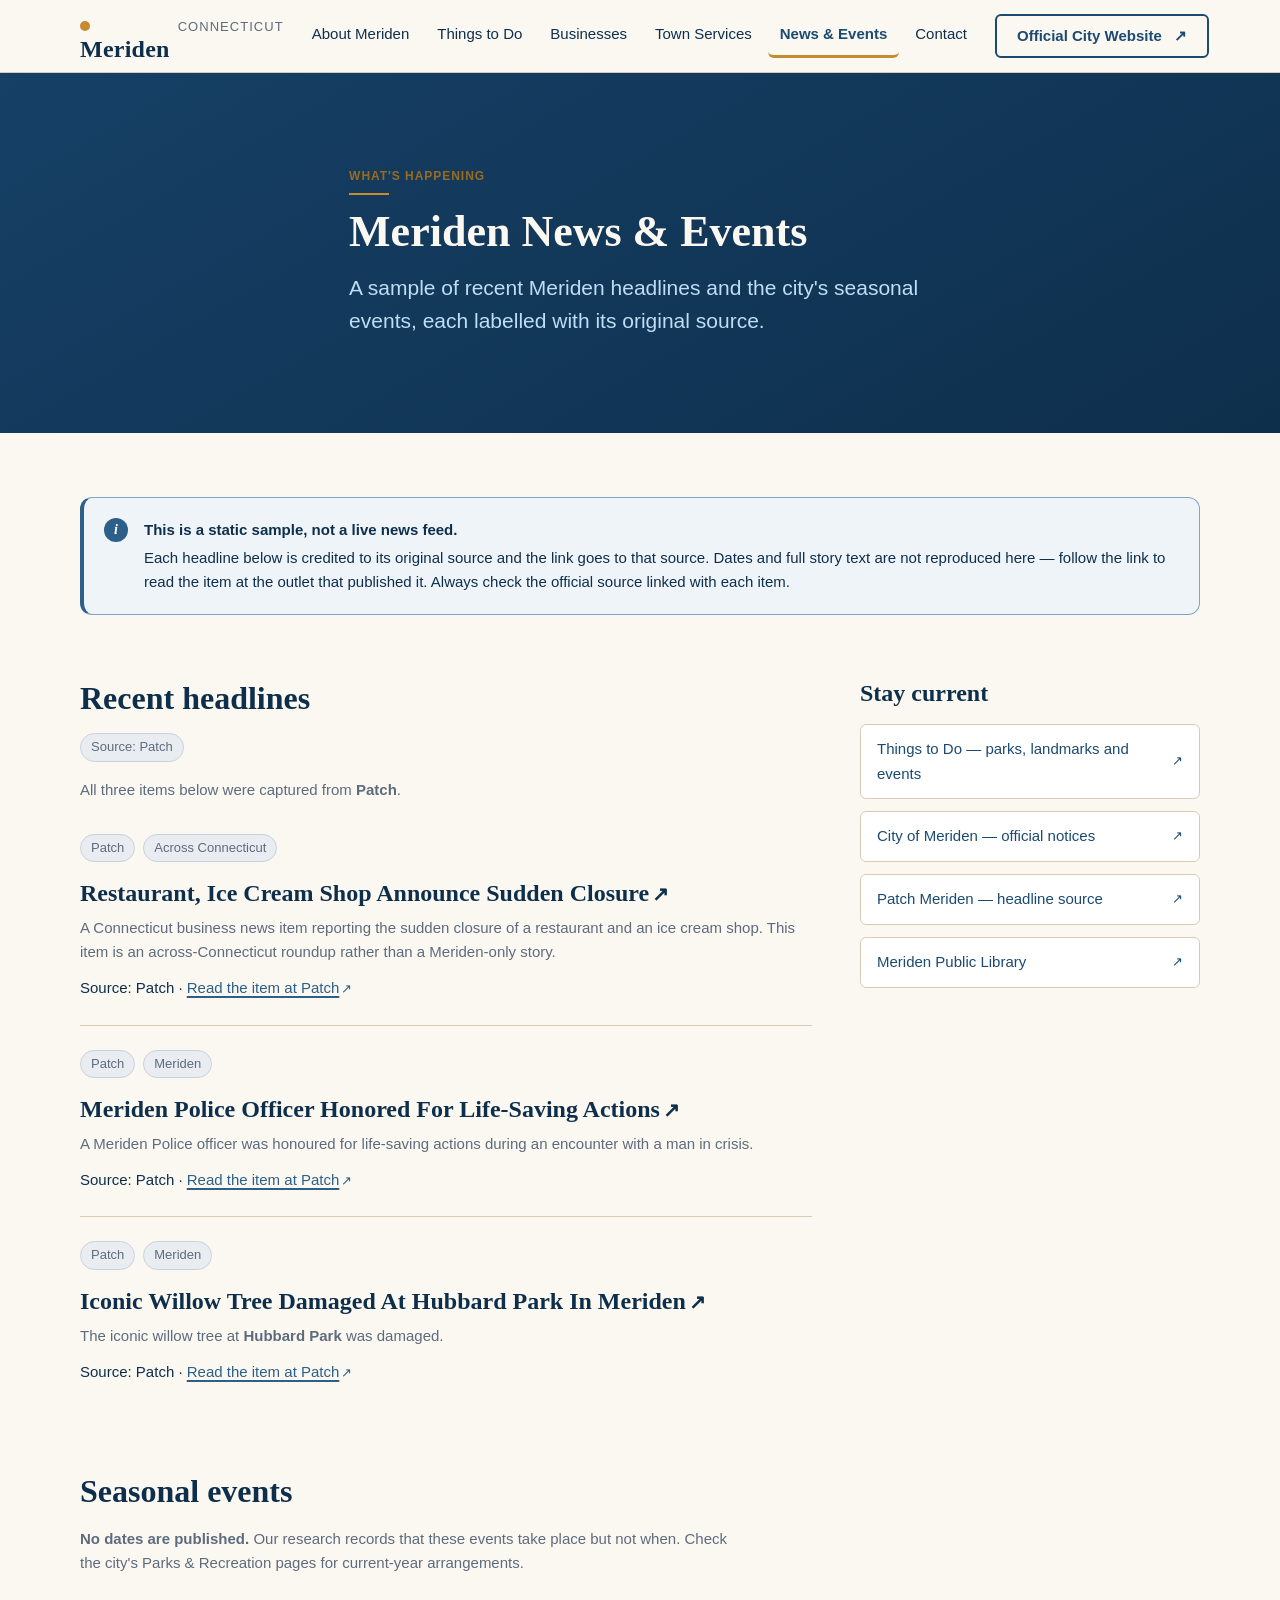
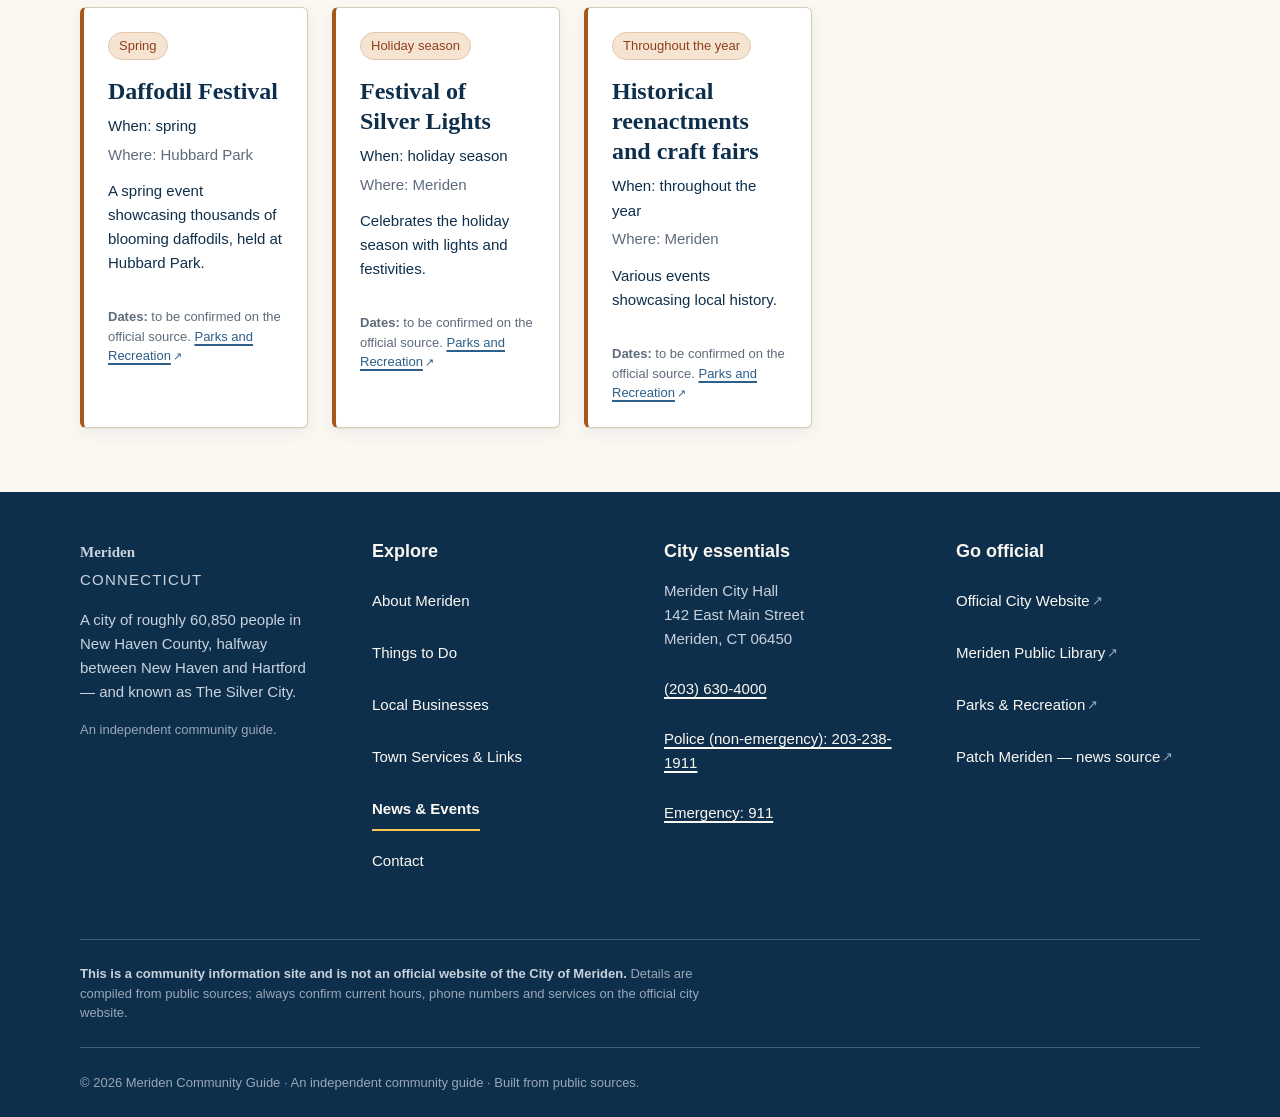
<file: news-events.html>
<!DOCTYPE html>
<html lang="en" class="no-js">
<head>
<meta charset="utf-8">
<meta name="viewport" content="width=device-width, initial-scale=1, viewport-fit=cover">
<title>Meriden, CT News &amp; Events</title>
<meta name="description" content="Meriden, CT news and events — recent local headlines plus the Daffodil Festival, Festival of Silver Lights and other seasonal events.">
<link rel="canonical" href="https://springteasers.github.io/meriden-community/news-events.html">
<meta name="theme-color" content="#0E2F4C">

<meta property="og:type" content="website">
<meta property="og:site_name" content="Meriden, Connecticut — Community Guide">
<meta property="og:title" content="Meriden, CT News &amp; Events">
<meta property="og:description" content="A sample of recent Meriden headlines and the city's seasonal events, each labelled with its original source.">
<meta property="og:url" content="https://springteasers.github.io/meriden-community/news-events.html">
<meta property="og:image" content="https://springteasers.github.io/meriden-community/images/og-image.png">
<meta property="og:image:width" content="1200">
<meta property="og:image:height" content="630">
<meta property="og:image:alt" content="Meriden, Connecticut — an independent community guide">
<meta property="og:locale" content="en_US">
<meta name="twitter:card" content="summary_large_image">

<link rel="icon" href="favicon.svg" type="image/svg+xml">
<link rel="apple-touch-icon" href="assets/apple-touch-icon.png">
<link rel="stylesheet" href="css/styles.css">
<script>
document.documentElement.classList.remove('no-js');
</script>
</head>
<body class="no-pills">

<a class="skip-link" href="#main-content">Skip to main content</a>

<header class="site-header">
  <div class="wrap site-header__inner">
    <a class="wordmark" href="index.html" aria-label="Meriden, Connecticut — home">
      <span class="wordmark__name"><span class="wordmark__mark" aria-hidden="true"></span>Meriden</span>
      <span class="wordmark__place">Connecticut</span>
    </a>
    <nav class="site-nav" aria-label="Main">
      <ul class="site-nav__list">
        <li><a class="site-nav__link" href="about.html">About Meriden</a></li>
        <li><a class="site-nav__link" href="things-to-do.html">Things to Do</a></li>
        <li><a class="site-nav__link" href="businesses.html">Businesses</a></li>
        <li><a class="site-nav__link" href="services.html">Town Services</a></li>
        <li><a class="site-nav__link" href="news-events.html" aria-current="page">News &amp; Events</a></li>
        <li><a class="site-nav__link" href="contact.html">Contact</a></li>
      </ul>
    </nav>
    <a class="header-utility" href="https://www.meridenct.gov" target="_blank" rel="noopener noreferrer">
      Official City Website<span class="visually-hidden"> (opens in a new tab)</span><span aria-hidden="true">&nbsp;&#8599;</span>
    </a>
    <button class="nav-toggle" type="button" data-nav-toggle aria-expanded="false" aria-controls="mobile-drawer" aria-label="Open main menu">
      <span class="nav-toggle__bars" aria-hidden="true"></span>
    </button>
  </div>
</header>

<div class="drawer" id="mobile-drawer" data-drawer data-open="false">
  <div class="drawer__top">
    <p class="drawer__title">Meriden, Connecticut</p>
    <button class="drawer__close" type="button" data-drawer-close aria-label="Close main menu">&#215;</button>
  </div>
  <nav aria-label="Main menu">
    <ul class="drawer__list">
      <li><a class="drawer__link" href="about.html">About Meriden</a></li>
      <li><a class="drawer__link" href="things-to-do.html">Things to Do</a></li>
      <li><a class="drawer__link" href="businesses.html">Local Businesses</a></li>
      <li><a class="drawer__link" href="services.html">Town Services &amp; Links</a></li>
      <li><a class="drawer__link" href="news-events.html" aria-current="page">News &amp; Events</a></li>
      <li><a class="drawer__link" href="contact.html">Contact</a></li>
    </ul>
  </nav>
  <a class="drawer__utility" href="https://www.meridenct.gov" target="_blank" rel="noopener noreferrer">
    Official City Website<span class="visually-hidden"> (opens in a new tab)</span><span aria-hidden="true">&nbsp;&#8599;</span>
  </a>
</div>

<main id="main-content">

  <div class="page-hero">
    <div class="wrap page-hero__inner">
      <p class="eyebrow">What's happening</p>
      <h1>Meriden News &amp; Events</h1>
      <p class="page-hero__lede">A sample of recent Meriden headlines and the city's seasonal events, each labelled with its original source.</p>
    </div>
  </div>

  <section class="section" aria-label="About this page" style="padding-bottom:0">
    <div class="wrap">
      <div class="callout" role="note">
        <span class="callout__icon" aria-hidden="true">i</span>
        <p><strong>This is a static sample, not a live news feed.</strong> Each headline below is credited to its original source and the link goes to that source. Dates and full story text are not reproduced here — follow the link to read the item at the outlet that published it. Always check the official source linked with each item.</p>
      </div>
    </div>
  </section>

  <div class="section">
    <div class="wrap">
      <div class="stream-layout">

        <!-- ============ MAIN STREAM ============ -->
        <div>
          <section id="headlines" class="anchor-target" aria-labelledby="h-headlines">
            <div class="section__head">
              <h2 id="h-headlines">Recent headlines</h2>
              <div class="chip-row" aria-label="Sources on this page">
                <span class="chip">Source: Patch</span>
              </div>
              <p class="text-sm">All three items below were captured from <strong>Patch</strong>.</p>
            </div>

            <article class="headline">
              <div class="chip-row">
                <span class="chip">Patch</span>
                <span class="chip">Across Connecticut</span>
              </div>
              <h3><a class="ext" href="https://patch.com/connecticut/across-ct/restaurant-ice-cream-shop-announce-sudden-closure-ct-business-news" target="_blank" rel="noopener noreferrer">Restaurant, Ice Cream Shop Announce Sudden Closure<span class="visually-hidden"> (opens in a new tab)</span></a></h3>
              <p class="headline__summary">A Connecticut business news item reporting the sudden closure of a restaurant and an ice cream shop. This item is an across-Connecticut roundup rather than a Meriden-only story.</p>
              <p class="headline__source">Source: Patch · <a class="ext" href="https://patch.com/connecticut/across-ct/restaurant-ice-cream-shop-announce-sudden-closure-ct-business-news" target="_blank" rel="noopener noreferrer">Read the item at Patch<span class="visually-hidden"> (opens in a new tab)</span></a></p>
            </article>

            <article class="headline">
              <div class="chip-row">
                <span class="chip">Patch</span>
                <span class="chip">Meriden</span>
              </div>
              <h3><a class="ext" href="https://patch.com/connecticut/meriden/meriden-police-officer-honored-life-saving-actions-encounter-suicidal-man" target="_blank" rel="noopener noreferrer">Meriden Police Officer Honored For Life-Saving Actions<span class="visually-hidden"> (opens in a new tab)</span></a></h3>
              <p class="headline__summary">A Meriden Police officer was honoured for life-saving actions during an encounter with a man in crisis.</p>
              <p class="headline__source">Source: Patch · <a class="ext" href="https://patch.com/connecticut/meriden/meriden-police-officer-honored-life-saving-actions-encounter-suicidal-man" target="_blank" rel="noopener noreferrer">Read the item at Patch<span class="visually-hidden"> (opens in a new tab)</span></a></p>
            </article>

            <article class="headline">
              <div class="chip-row">
                <span class="chip">Patch</span>
                <span class="chip">Meriden</span>
              </div>
              <h3><a class="ext" href="https://patch.com/connecticut/meriden/iconic-willow-tree-damaged-hubbard-park-meriden" target="_blank" rel="noopener noreferrer">Iconic Willow Tree Damaged At Hubbard Park In Meriden<span class="visually-hidden"> (opens in a new tab)</span></a></h3>
              <p class="headline__summary">The iconic willow tree at <strong>Hubbard Park</strong> was damaged.</p>
              <p class="headline__source">Source: Patch · <a class="ext" href="https://patch.com/connecticut/meriden/iconic-willow-tree-damaged-hubbard-park-meriden" target="_blank" rel="noopener noreferrer">Read the item at Patch<span class="visually-hidden"> (opens in a new tab)</span></a></p>
            </article>
          </section>

          <section id="events" class="anchor-target" aria-labelledby="h-events" style="margin-top:var(--space-16)">
            <div class="section__head">
              <h2 id="h-events">Seasonal events</h2>
              <p class="text-sm"><strong>No dates are published.</strong> Our research records that these events take place but not when. Check the city's Parks &amp; Recreation pages for current-year arrangements.</p>
            </div>

            <div class="grid grid--cards">

              <article class="event-card">
                <div class="chip-row"><span class="chip chip--event">Spring</span></div>
                <h3>Daffodil Festival</h3>
                <p class="event-card__when">When: spring</p>
                <p class="event-card__where">Where: Hubbard Park</p>
                <p class="text-sm">A spring event showcasing thousands of blooming daffodils, held at Hubbard Park.</p>
                <p class="text-xs" style="margin-top:var(--space-4)"><strong>Dates:</strong> to be confirmed on the official source. <a class="ext" href="https://www.meridenct.gov/city-services/parks-and-recreation/" target="_blank" rel="noopener noreferrer">Parks and Recreation<span class="visually-hidden"> (opens in a new tab)</span></a></p>
              </article>

              <article class="event-card">
                <div class="chip-row"><span class="chip chip--event">Holiday season</span></div>
                <h3>Festival of Silver Lights</h3>
                <p class="event-card__when">When: holiday season</p>
                <p class="event-card__where">Where: Meriden</p>
                <p class="text-sm">Celebrates the holiday season with lights and festivities.</p>
                <p class="text-xs" style="margin-top:var(--space-4)"><strong>Dates:</strong> to be confirmed on the official source. <a class="ext" href="https://www.meridenct.gov/city-services/parks-and-recreation/" target="_blank" rel="noopener noreferrer">Parks and Recreation<span class="visually-hidden"> (opens in a new tab)</span></a></p>
              </article>

              <article class="event-card">
                <div class="chip-row"><span class="chip chip--event">Throughout the year</span></div>
                <h3>Historical reenactments and craft fairs</h3>
                <p class="event-card__when">When: throughout the year</p>
                <p class="event-card__where">Where: Meriden</p>
                <p class="text-sm">Various events showcasing local history.</p>
                <p class="text-xs" style="margin-top:var(--space-4)"><strong>Dates:</strong> to be confirmed on the official source. <a class="ext" href="https://www.meridenct.gov/city-services/parks-and-recreation/" target="_blank" rel="noopener noreferrer">Parks and Recreation<span class="visually-hidden"> (opens in a new tab)</span></a></p>
              </article>

            </div>
          </section>
        </div>

        <!-- ============ RAIL ============ -->
        <aside class="stream-rail" aria-labelledby="h-stay">
          <h2 id="h-stay" style="font-size:var(--fs-h3)">Stay current</h2>
          <nav aria-label="Sources to follow">
            <ul class="rail-list">
              <li><a class="ext" href="things-to-do.html">Things to Do — parks, landmarks and events<span class="visually-hidden"> in Meriden</span></a></li>
              <li><a class="ext" href="https://www.meridenct.gov" target="_blank" rel="noopener noreferrer">City of Meriden — official notices<span class="visually-hidden"> (opens in a new tab)</span></a></li>
              <li><a class="ext" href="https://patch.com/connecticut/meriden" target="_blank" rel="noopener noreferrer">Patch Meriden — headline source<span class="visually-hidden"> (opens in a new tab)</span></a></li>
              <li><a class="ext" href="https://meridenlibrary.org/" target="_blank" rel="noopener noreferrer">Meriden Public Library<span class="visually-hidden"> (opens in a new tab)</span></a></li>
            </ul>
          </nav>
        </aside>

      </div>
    </div>
  </div>

</main>

<footer class="site-footer">
  <div class="wrap">
    <div class="footer-grid">
      <div class="footer-col footer-brand">
        <p class="footer-brand__name">Meriden</p>
        <p class="footer-brand__place">Connecticut</p>
        <p>A city of roughly 60,850 people in New Haven County, halfway between New Haven and Hartford — and known as The Silver City.</p>
        <p class="footer-purpose">An independent community guide.</p>
      </div>
      <nav class="footer-col" aria-labelledby="footer-explore">
        <h2 id="footer-explore">Explore</h2>
        <ul class="footer-list">
          <li><a href="about.html">About Meriden</a></li>
          <li><a href="things-to-do.html">Things to Do</a></li>
          <li><a href="businesses.html">Local Businesses</a></li>
          <li><a href="services.html">Town Services &amp; Links</a></li>
          <li><a href="news-events.html" aria-current="page">News &amp; Events</a></li>
          <li><a href="contact.html">Contact</a></li>
        </ul>
      </nav>
      <div class="footer-col">
        <h2>City essentials</h2>
        <div class="footer-contact">
          <p>Meriden City Hall<br>142 East Main Street<br>Meriden, CT 06450</p>
          <p><a href="tel:+12036304000">(203) 630-4000</a></p>
          <p><a href="tel:+12032381911">Police (non-emergency): 203-238-1911</a></p>
          <p><a href="tel:911">Emergency: 911</a></p>
        </div>
      </div>
      <div class="footer-col">
        <h2>Go official</h2>
        <ul class="footer-list">
          <li><a class="ext" href="https://www.meridenct.gov" target="_blank" rel="noopener noreferrer">Official City Website<span class="visually-hidden"> (opens in a new tab)</span></a></li>
          <li><a class="ext" href="https://meridenlibrary.org/" target="_blank" rel="noopener noreferrer">Meriden Public Library<span class="visually-hidden"> (opens in a new tab)</span></a></li>
          <li><a class="ext" href="https://www.meridenct.gov/city-services/parks-and-recreation/" target="_blank" rel="noopener noreferrer">Parks &amp; Recreation<span class="visually-hidden"> (opens in a new tab)</span></a></li>
          <li><a class="ext" href="https://patch.com/connecticut/meriden" target="_blank" rel="noopener noreferrer">Patch Meriden — news source<span class="visually-hidden"> (opens in a new tab)</span></a></li>
        </ul>
      </div>
    </div>
    <div class="disclaimer">
      <p><strong>This is a community information site and is not an official website of the City of Meriden.</strong> Details are compiled from public sources; always confirm current hours, phone numbers and services on the official city website.</p>
    </div>
    <div class="legal">
      <p>&#169; 2026 Meriden Community Guide · An independent community guide · Built from public sources.</p>
    </div>
  </div>
</footer>

<script src="js/main.js" defer></script>
</body>
</html>
</file>
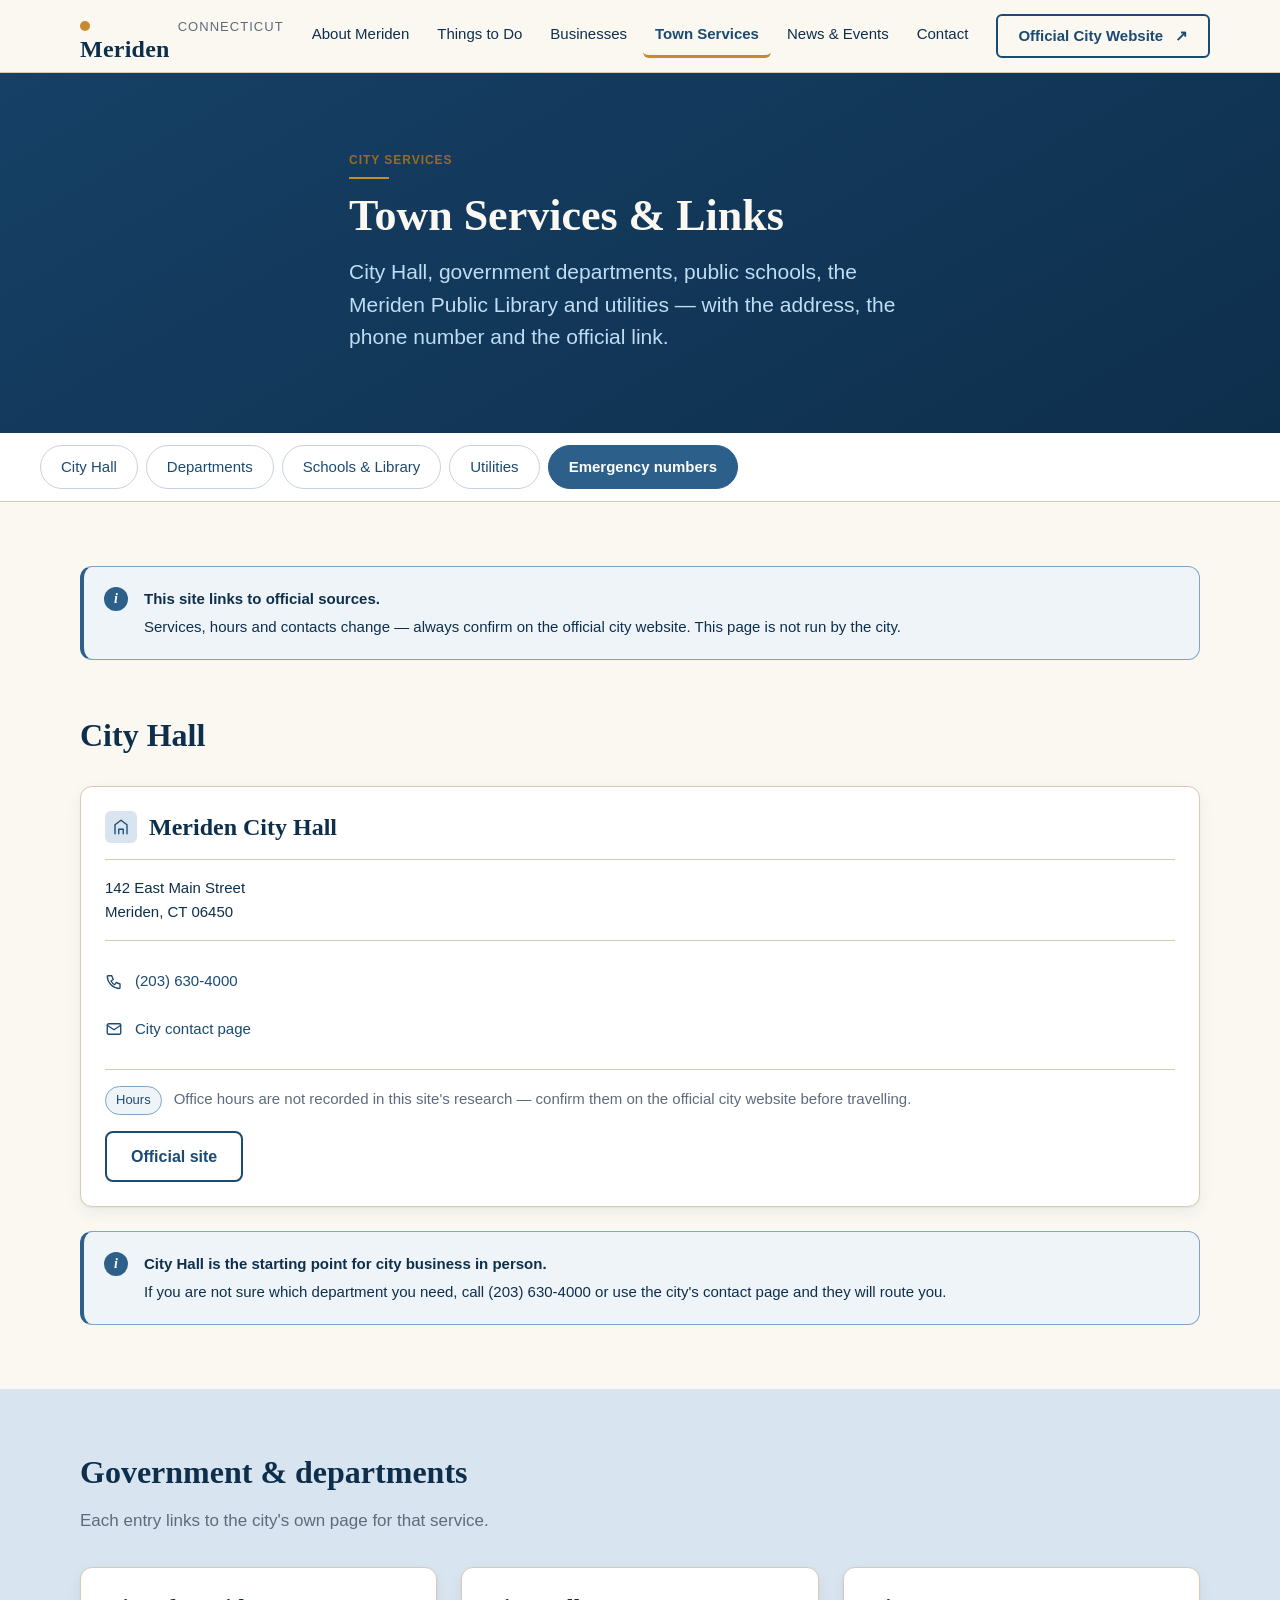
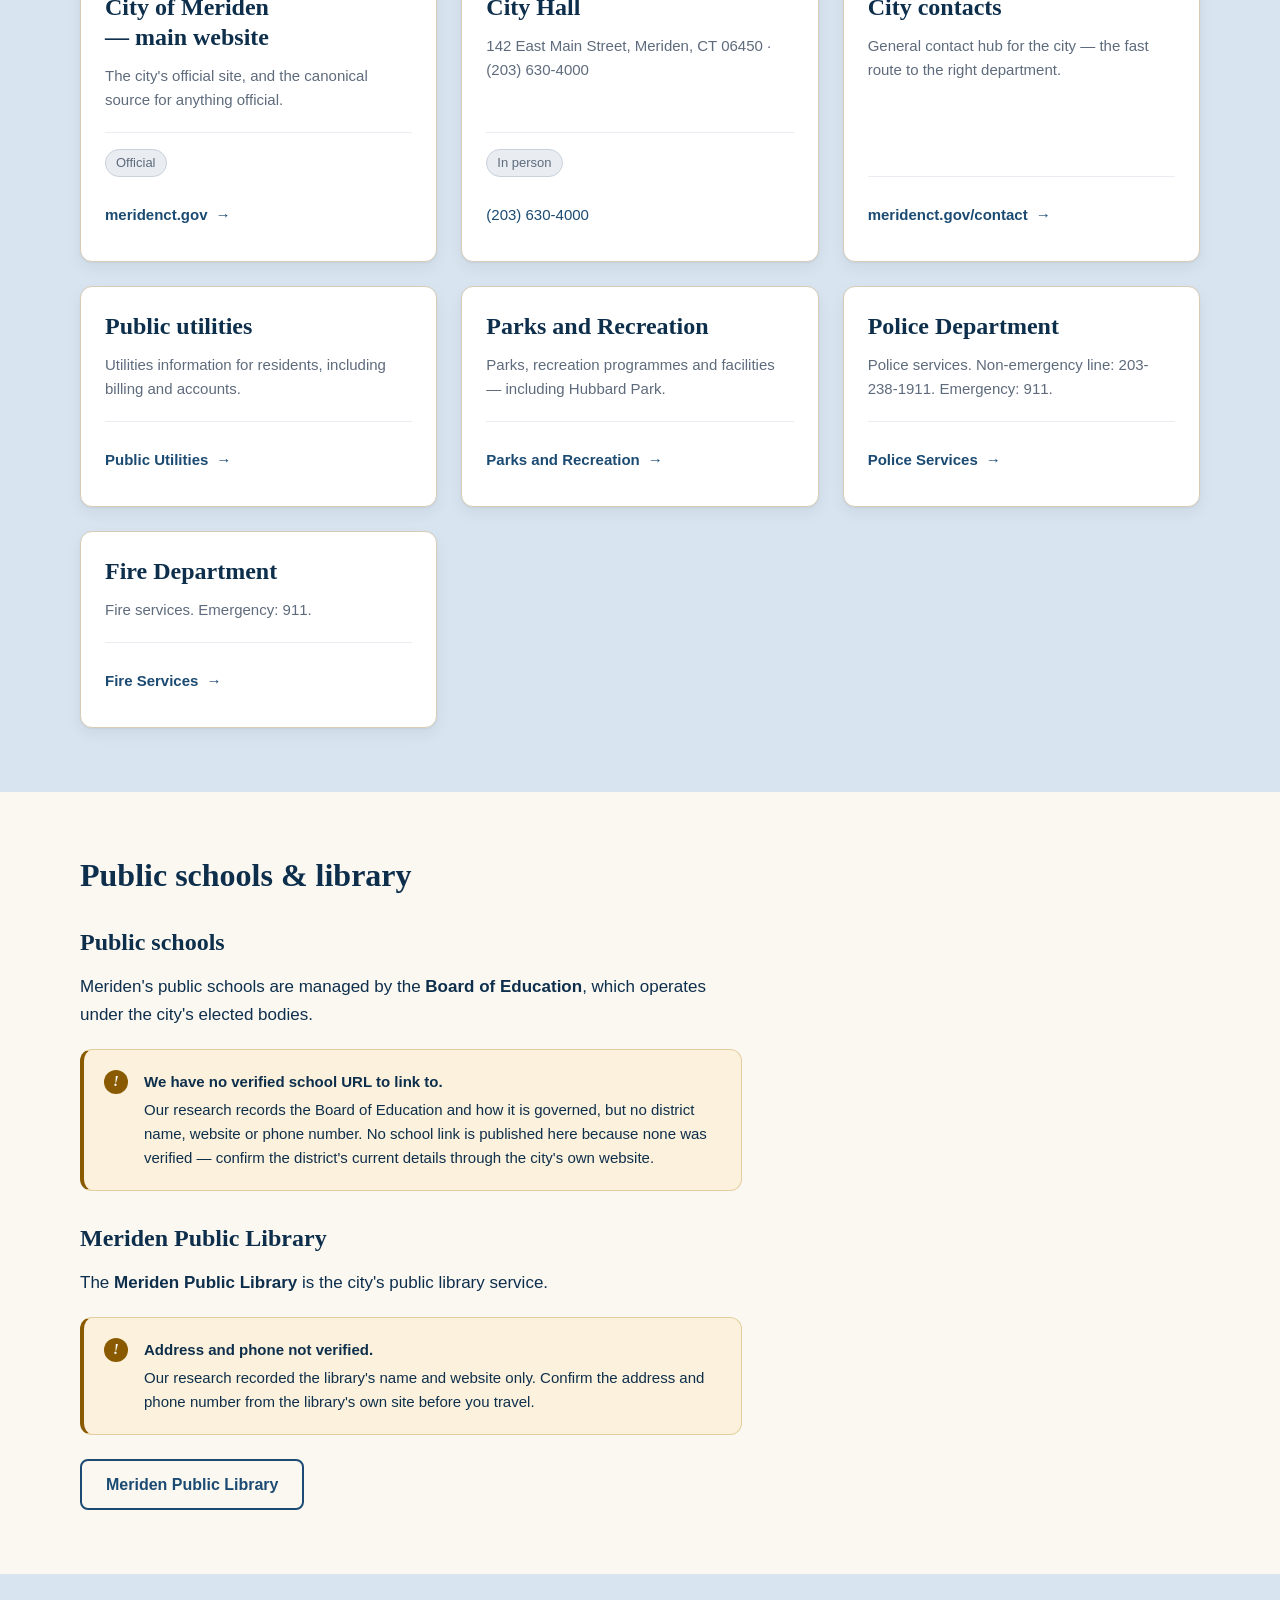
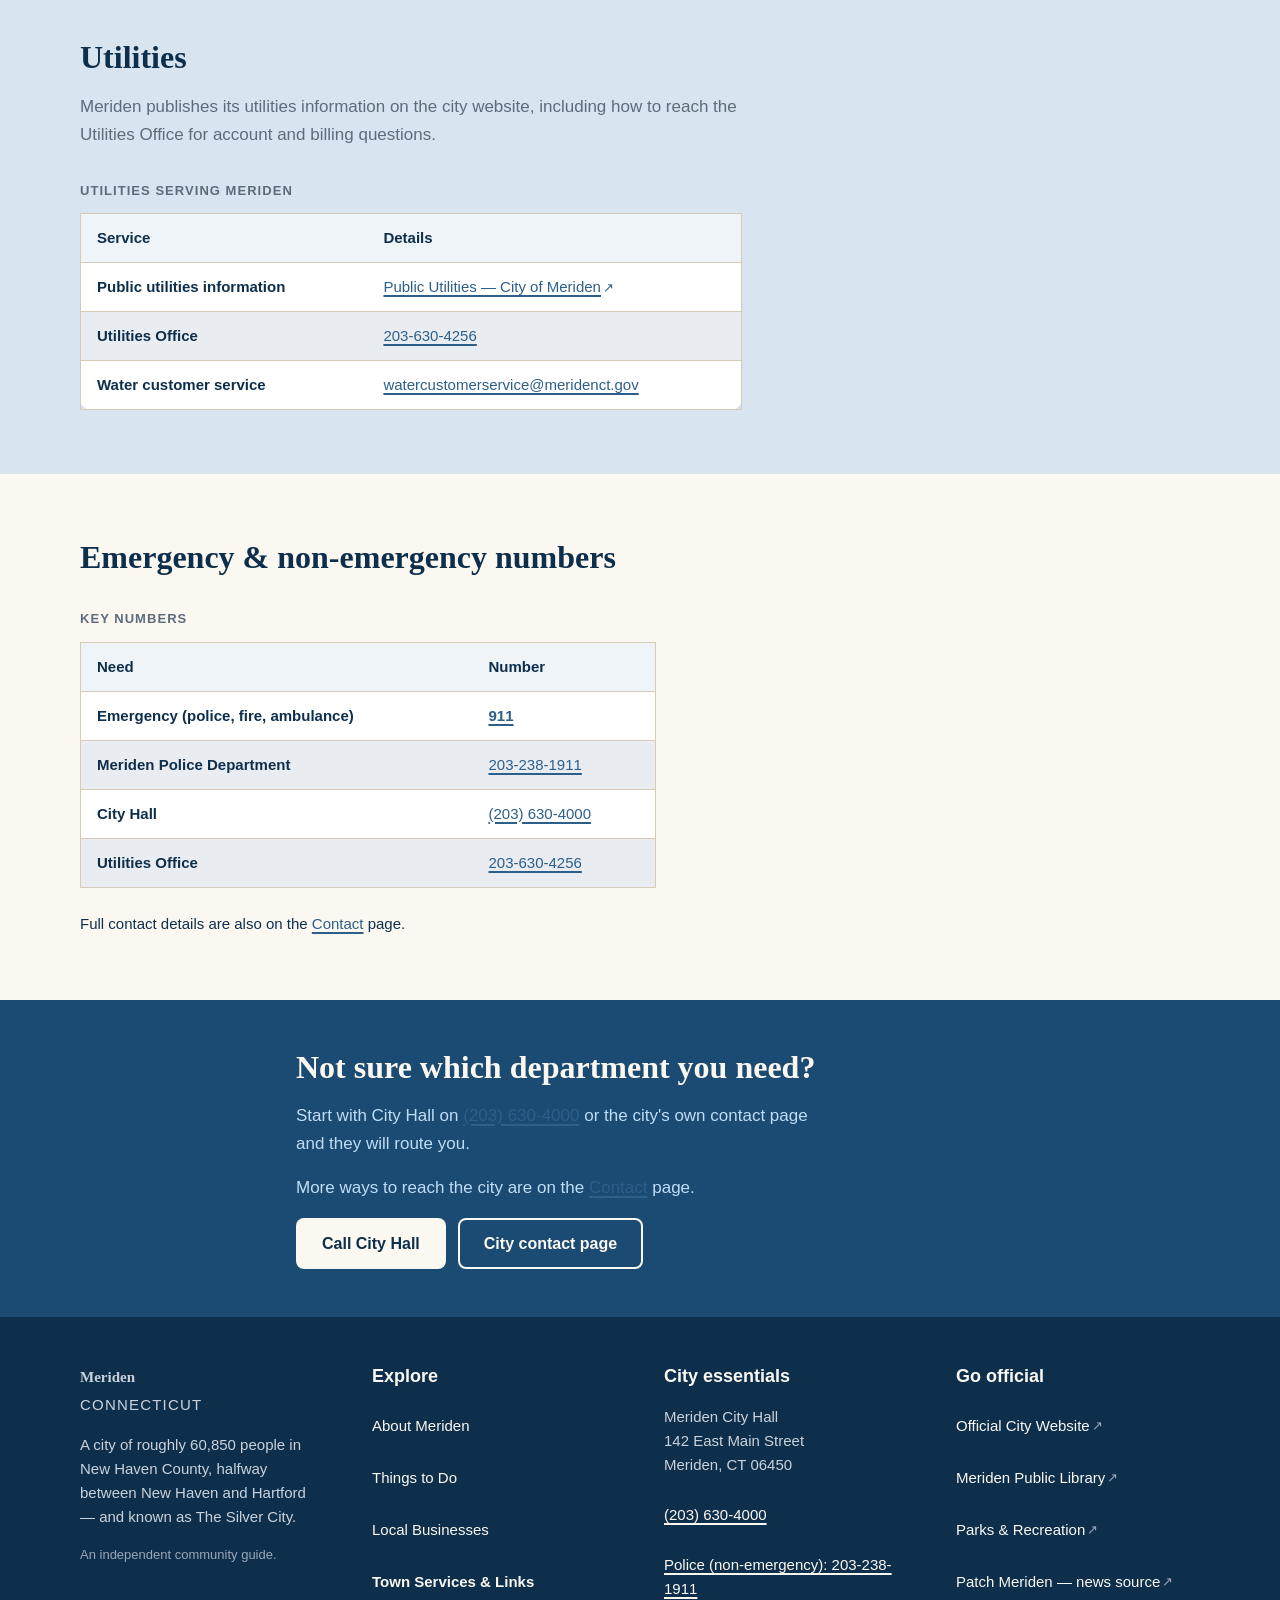
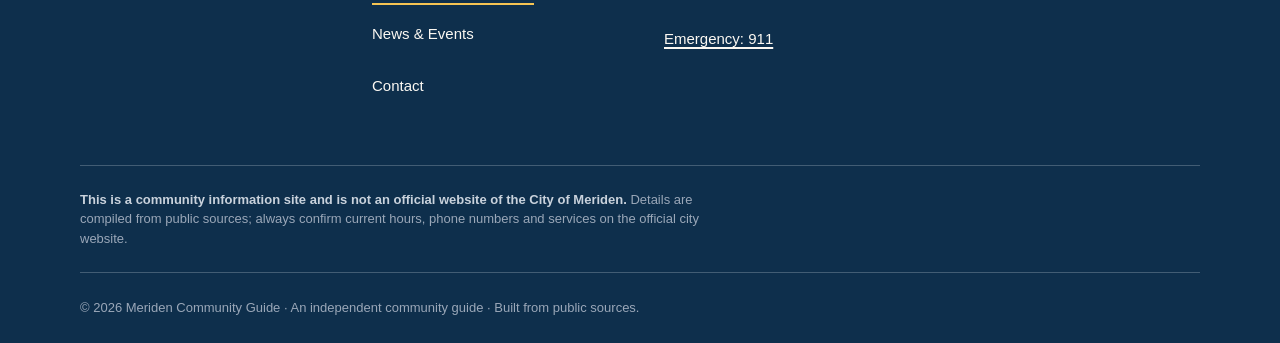
<file: services.html>
<!DOCTYPE html>
<html lang="en" class="no-js">
<head>
<meta charset="utf-8">
<meta name="viewport" content="width=device-width, initial-scale=1, viewport-fit=cover">
<title>Meriden Town Services — City Hall, Schools &amp; Utilities</title>
<meta name="description" content="Meriden town services — City Hall, city departments, public schools, Meriden Public Library and utilities, with official links and phone numbers.">
<link rel="canonical" href="https://springteasers.github.io/meriden-community/services.html">
<meta name="theme-color" content="#0E2F4C">

<meta property="og:type" content="website">
<meta property="og:site_name" content="Meriden, Connecticut — Community Guide">
<meta property="og:title" content="Meriden Town Services — City Hall, Schools &amp; Utilities">
<meta property="og:description" content="City Hall, city departments, schools, the library and utilities — each with the official link you actually need.">
<meta property="og:url" content="https://springteasers.github.io/meriden-community/services.html">
<meta property="og:image" content="https://springteasers.github.io/meriden-community/images/og-image.png">
<meta property="og:image:width" content="1200">
<meta property="og:image:height" content="630">
<meta property="og:image:alt" content="Meriden, Connecticut — an independent community guide">
<meta property="og:locale" content="en_US">
<meta name="twitter:card" content="summary_large_image">

<link rel="icon" href="favicon.svg" type="image/svg+xml">
<link rel="apple-touch-icon" href="assets/apple-touch-icon.png">
<link rel="stylesheet" href="css/styles.css">
<script>
document.documentElement.classList.remove('no-js');
</script>
</head>
<body>

<a class="skip-link" href="#main-content">Skip to main content</a>

<header class="site-header">
  <div class="wrap site-header__inner">
    <a class="wordmark" href="index.html" aria-label="Meriden, Connecticut — home">
      <span class="wordmark__name"><span class="wordmark__mark" aria-hidden="true"></span>Meriden</span>
      <span class="wordmark__place">Connecticut</span>
    </a>
    <nav class="site-nav" aria-label="Main">
      <ul class="site-nav__list">
        <li><a class="site-nav__link" href="about.html">About Meriden</a></li>
        <li><a class="site-nav__link" href="things-to-do.html">Things to Do</a></li>
        <li><a class="site-nav__link" href="businesses.html">Businesses</a></li>
        <li><a class="site-nav__link" href="services.html" aria-current="page">Town Services</a></li>
        <li><a class="site-nav__link" href="news-events.html">News &amp; Events</a></li>
        <li><a class="site-nav__link" href="contact.html">Contact</a></li>
      </ul>
    </nav>
    <a class="header-utility" href="https://www.meridenct.gov" target="_blank" rel="noopener noreferrer">
      Official City Website<span class="visually-hidden"> (opens in a new tab)</span><span aria-hidden="true">&nbsp;&#8599;</span>
    </a>
    <button class="nav-toggle" type="button" data-nav-toggle aria-expanded="false" aria-controls="mobile-drawer" aria-label="Open main menu">
      <span class="nav-toggle__bars" aria-hidden="true"></span>
    </button>
  </div>
</header>

<div class="drawer" id="mobile-drawer" data-drawer data-open="false">
  <div class="drawer__top">
    <p class="drawer__title">Meriden, Connecticut</p>
    <button class="drawer__close" type="button" data-drawer-close aria-label="Close main menu">&#215;</button>
  </div>
  <nav aria-label="Main menu">
    <ul class="drawer__list">
      <li><a class="drawer__link" href="about.html">About Meriden</a></li>
      <li><a class="drawer__link" href="things-to-do.html">Things to Do</a></li>
      <li><a class="drawer__link" href="businesses.html">Local Businesses</a></li>
      <li><a class="drawer__link" href="services.html" aria-current="page">Town Services &amp; Links</a></li>
      <li><a class="drawer__link" href="news-events.html">News &amp; Events</a></li>
      <li><a class="drawer__link" href="contact.html">Contact</a></li>
    </ul>
  </nav>
  <a class="drawer__utility" href="https://www.meridenct.gov" target="_blank" rel="noopener noreferrer">
    Official City Website<span class="visually-hidden"> (opens in a new tab)</span><span aria-hidden="true">&nbsp;&#8599;</span>
  </a>
</div>

<main id="main-content">

  <div class="page-hero">
    <div class="wrap page-hero__inner">
      <p class="eyebrow">City services</p>
      <h1>Town Services &amp; Links</h1>
      <p class="page-hero__lede">City Hall, government departments, public schools, the Meriden Public Library and utilities — with the address, the phone number and the official link.</p>
    </div>
  </div>

  <nav class="pills" aria-label="On this page">
    <ul class="pills__scroller" data-pills>
      <li><a class="pill" href="#city-hall">City Hall</a></li>
      <li><a class="pill" href="#departments">Departments</a></li>
      <li><a class="pill" href="#schools-library">Schools &amp; Library</a></li>
      <li><a class="pill" href="#utilities">Utilities</a></li>
      <li><a class="pill" href="#emergency">Emergency numbers</a></li>
    </ul>
  </nav>

  <section class="section" aria-label="About these links" style="padding-bottom:var(--space-6)">
    <div class="wrap">
      <div class="callout" role="note">
        <span class="callout__icon" aria-hidden="true">i</span>
        <p><strong>This site links to official sources.</strong> Services, hours and contacts change — always confirm on the official city website. This page is not run by the city.</p>
      </div>
    </div>
  </section>

  <!-- ===================== CITY HALL ===================== -->
  <section class="section anchor-target" id="city-hall" aria-labelledby="h-cityhall" style="padding-top:var(--space-8)">
    <div class="wrap">
      <div class="section__head"><h2 id="h-cityhall">City Hall</h2></div>

      <div class="cityhall-grid">
        <div class="contact-card">
          <div class="contact-card__name">
            <span class="contact-card__icon" aria-hidden="true">
              <svg viewBox="0 0 24 24" fill="none" stroke="currentColor" stroke-width="1.8" stroke-linecap="round" stroke-linejoin="round"><path d="M4 21V9l8-6 8 6v12"/><path d="M9 21v-6h6v6"/></svg>
            </span>
            <h3 style="margin:0">Meriden City Hall</h3>
          </div>
          <hr class="contact-card__rule">
          <address>
            142 East Main Street<br>
            Meriden, CT 06450
          </address>
          <hr class="contact-card__rule">
          <a class="contact-row" href="tel:+12036304000">
            <svg viewBox="0 0 24 24" fill="none" stroke="currentColor" stroke-width="1.8" stroke-linecap="round" stroke-linejoin="round" aria-hidden="true"><path d="M4 5h5l2 5-3 2a12 12 0 0 0 5 5l2-3 5 2v5a1 1 0 0 1-1.1 1A17 17 0 0 1 3 6.1 1 1 0 0 1 4 5z"/></svg>
            <span>(203) 630-4000</span>
          </a>
          <a class="contact-row contact-row--email" href="https://www.meridenct.gov/contact/" target="_blank" rel="noopener noreferrer">
            <svg viewBox="0 0 24 24" fill="none" stroke="currentColor" stroke-width="1.8" stroke-linecap="round" stroke-linejoin="round" aria-hidden="true"><rect x="3" y="5" width="18" height="14" rx="2"/><path d="M3 7l9 6 9-6"/></svg>
            <span>City contact page<span class="visually-hidden"> (opens in a new tab)</span></span>
          </a>
          <hr class="contact-card__rule">
          <p class="hours-row"><span class="chip chip--plain">Hours</span> <span>Office hours are not recorded in this site's research — confirm them on the official city website before travelling.</span></p>
          <div class="btn-row" style="margin-top:var(--space-4)">
            <a class="btn btn--secondary" href="https://www.meridenct.gov" target="_blank" rel="noopener noreferrer">Official site<span class="visually-hidden"> (opens in a new tab)</span></a>
          </div>
        </div>

        <div class="callout">
          <span class="callout__icon" aria-hidden="true">i</span>
          <p><strong>City Hall is the starting point for city business in person.</strong> If you are not sure which department you need, call (203) 630-4000 or use the city's contact page and they will route you.</p>
        </div>
      </div>
    </div>
  </section>

  <!-- ===================== DEPARTMENTS ===================== -->
  <section class="section section--tinted anchor-target" id="departments" aria-labelledby="h-departments">
    <div class="wrap">
      <div class="section__head">
        <h2 id="h-departments">Government &amp; departments</h2>
        <p>Each entry links to the city's own page for that service.</p>
      </div>

      <div class="grid grid--cards">

        <article class="card">
          <div class="card__body">
            <h3>City of Meriden — main website</h3>
            <p>The city's official site, and the canonical source for anything official.</p>
          </div>
          <div class="card__foot">
            <div class="chip-row"><span class="chip">Official</span></div>
            <a class="link-cta" href="https://www.meridenct.gov" target="_blank" rel="noopener noreferrer">meridenct.gov<span class="visually-hidden"> (opens in a new tab)</span></a>
          </div>
        </article>

        <article class="card">
          <div class="card__body">
            <h3>City Hall</h3>
            <p>142 East Main Street, Meriden, CT 06450 · (203) 630-4000</p>
          </div>
          <div class="card__foot">
            <div class="chip-row"><span class="chip">In person</span></div>
            <a class="contact-row" href="tel:+12036304000" style="min-height:var(--tap-min)">(203) 630-4000</a>
          </div>
        </article>

        <article class="card">
          <div class="card__body">
            <h3>City contacts</h3>
            <p>General contact hub for the city — the fast route to the right department.</p>
          </div>
          <div class="card__foot">
            <a class="link-cta" href="https://www.meridenct.gov/contact/" target="_blank" rel="noopener noreferrer">meridenct.gov/contact<span class="visually-hidden"> (opens in a new tab)</span></a>
          </div>
        </article>

        <article class="card">
          <div class="card__body">
            <h3>Public utilities</h3>
            <p>Utilities information for residents, including billing and accounts.</p>
          </div>
          <div class="card__foot">
            <a class="link-cta" href="https://www.meridenct.gov/city-services/utilities/" target="_blank" rel="noopener noreferrer">Public Utilities<span class="visually-hidden"> (opens in a new tab)</span></a>
          </div>
        </article>

        <article class="card">
          <div class="card__body">
            <h3>Parks and Recreation</h3>
            <p>Parks, recreation programmes and facilities — including Hubbard Park.</p>
          </div>
          <div class="card__foot">
            <a class="link-cta" href="https://www.meridenct.gov/city-services/parks-and-recreation/" target="_blank" rel="noopener noreferrer">Parks and Recreation<span class="visually-hidden"> (opens in a new tab)</span></a>
          </div>
        </article>

        <article class="card">
          <div class="card__body">
            <h3>Police Department</h3>
            <p>Police services. Non-emergency line: 203-238-1911. Emergency: 911.</p>
          </div>
          <div class="card__foot">
            <a class="link-cta" href="https://www.meridenct.gov/city-services/police/" target="_blank" rel="noopener noreferrer">Police Services<span class="visually-hidden"> (opens in a new tab)</span></a>
          </div>
        </article>

        <article class="card">
          <div class="card__body">
            <h3>Fire Department</h3>
            <p>Fire services. Emergency: 911.</p>
          </div>
          <div class="card__foot">
            <a class="link-cta" href="https://www.meridenct.gov/city-services/fire/" target="_blank" rel="noopener noreferrer">Fire Services<span class="visually-hidden"> (opens in a new tab)</span></a>
          </div>
        </article>

      </div>
    </div>
  </section>

  <!-- ===================== SCHOOLS & LIBRARY ===================== -->
  <section class="section anchor-target" id="schools-library" aria-labelledby="h-schools">
    <div class="wrap">
      <div class="section__head">
        <h2 id="h-schools">Public schools &amp; library</h2>
      </div>

      <div class="prose">
        <h3>Public schools</h3>
        <p>Meriden's public schools are managed by the <strong>Board of Education</strong>, which operates under the city's elected bodies.</p>
      </div>
      <div class="callout callout--warning" role="note" style="max-width:var(--measure);margin-bottom:var(--space-8)">
        <span class="callout__icon" aria-hidden="true">!</span>
        <p><strong>We have no verified school URL to link to.</strong> Our research records the Board of Education and how it is governed, but no district name, website or phone number. No school link is published here because none was verified — confirm the district's current details through the city's own website.</p>
      </div>

      <div class="prose">
        <h3>Meriden Public Library</h3>
        <p>The <strong>Meriden Public Library</strong> is the city's public library service.</p>
      </div>
      <div class="callout callout--warning" role="note" style="max-width:var(--measure);margin-bottom:var(--space-6)">
        <span class="callout__icon" aria-hidden="true">!</span>
        <p><strong>Address and phone not verified.</strong> Our research recorded the library's name and website only. Confirm the address and phone number from the library's own site before you travel.</p>
      </div>
      <a class="btn btn--secondary" href="https://meridenlibrary.org/" target="_blank" rel="noopener noreferrer">Meriden Public Library<span class="visually-hidden"> (opens in a new tab)</span></a>
    </div>
  </section>

  <!-- ===================== UTILITIES ===================== -->
  <section class="section section--tinted anchor-target" id="utilities" aria-labelledby="h-utilities">
    <div class="wrap">
      <div class="section__head">
        <h2 id="h-utilities">Utilities</h2>
        <p>Meriden publishes its utilities information on the city website, including how to reach the Utilities Office for account and billing questions.</p>
      </div>

      <div class="table-desktop" style="max-width:var(--measure)">
        <table class="data">
          <caption>Utilities serving Meriden</caption>
          <thead>
            <tr>
              <th scope="col">Service</th>
              <th scope="col">Details</th>
            </tr>
          </thead>
          <tbody>
            <tr>
              <th scope="row">Public utilities information</th>
              <td><a class="ext" href="https://www.meridenct.gov/city-services/utilities/" target="_blank" rel="noopener noreferrer">Public Utilities — City of Meriden<span class="visually-hidden"> (opens in a new tab)</span></a></td>
            </tr>
            <tr>
              <th scope="row">Utilities Office</th>
              <td class="num"><a href="tel:+12036304256">203-630-4256</a></td>
            </tr>
            <tr>
              <th scope="row">Water customer service</th>
              <td><a href="mailto:watercustomerservice@meridenct.gov">watercustomerservice@meridenct.gov</a></td>
            </tr>
          </tbody>
        </table>
      </div>

      <dl class="dl-mobile" aria-label="Utilities serving Meriden" style="max-width:var(--measure)">
        <dt>Public utilities information</dt><dd><a class="ext" href="https://www.meridenct.gov/city-services/utilities/" target="_blank" rel="noopener noreferrer">Public Utilities — City of Meriden<span class="visually-hidden"> (opens in a new tab)</span></a></dd>
        <dt>Utilities Office</dt><dd><a href="tel:+12036304256">203-630-4256</a></dd>
        <dt>Water customer service</dt><dd><a href="mailto:watercustomerservice@meridenct.gov">watercustomerservice@meridenct.gov</a></dd>
      </dl>
    </div>
  </section>

  <!-- ===================== EMERGENCY NUMBERS ===================== -->
  <section class="section anchor-target" id="emergency" aria-labelledby="h-emergency">
    <div class="wrap">
      <div class="section__head">
        <h2 id="h-emergency">Emergency &amp; non-emergency numbers</h2>
      </div>

      <div class="table-desktop" style="max-width:36rem">
        <table class="data">
          <caption>Key numbers</caption>
          <thead>
            <tr><th scope="col">Need</th><th scope="col">Number</th></tr>
          </thead>
          <tbody>
            <tr><th scope="row">Emergency (police, fire, ambulance)</th><td class="num"><a href="tel:911"><strong>911</strong></a></td></tr>
            <tr><th scope="row">Meriden Police Department</th><td class="num"><a href="tel:+12032381911">203-238-1911</a></td></tr>
            <tr><th scope="row">City Hall</th><td class="num"><a href="tel:+12036304000">(203) 630-4000</a></td></tr>
            <tr><th scope="row">Utilities Office</th><td class="num"><a href="tel:+12036304256">203-630-4256</a></td></tr>
          </tbody>
        </table>
      </div>

      <dl class="dl-mobile" aria-label="Key numbers">
        <dt>Emergency (police, fire, ambulance)</dt><dd><a href="tel:911"><strong>911</strong></a></dd>
        <dt>Meriden Police Department</dt><dd><a href="tel:+12032381911">203-238-1911</a></dd>
        <dt>City Hall</dt><dd><a href="tel:+12036304000">(203) 630-4000</a></dd>
        <dt>Utilities Office</dt><dd><a href="tel:+12036304256">203-630-4256</a></dd>
      </dl>

      <p class="text-sm" style="margin-top:var(--space-6)">Full contact details are also on the <a href="contact.html">Contact</a> page.</p>
    </div>
  </section>

  <!-- ===================== CLOSING CTA ===================== -->
  <section class="cta-band" aria-labelledby="dept-title">
    <div class="wrap cta-band__inner">
      <h2 id="dept-title">Not sure which department you need?</h2>
      <p>Start with City Hall on <a href="tel:+12036304000">(203) 630-4000</a> or the city's own contact page and they will route you.</p>
      <p>More ways to reach the city are on the <a href="contact.html">Contact</a> page.</p>
      <div class="btn-row">
        <a class="btn btn--primary" href="tel:+12036304000">Call City Hall</a>
        <a class="btn btn--secondary" href="https://www.meridenct.gov/contact/" target="_blank" rel="noopener noreferrer">City contact page<span class="visually-hidden"> (opens in a new tab)</span></a>
      </div>
    </div>
  </section>

</main>

<footer class="site-footer">
  <div class="wrap">
    <div class="footer-grid">
      <div class="footer-col footer-brand">
        <p class="footer-brand__name">Meriden</p>
        <p class="footer-brand__place">Connecticut</p>
        <p>A city of roughly 60,850 people in New Haven County, halfway between New Haven and Hartford — and known as The Silver City.</p>
        <p class="footer-purpose">An independent community guide.</p>
      </div>
      <nav class="footer-col" aria-labelledby="footer-explore">
        <h2 id="footer-explore">Explore</h2>
        <ul class="footer-list">
          <li><a href="about.html">About Meriden</a></li>
          <li><a href="things-to-do.html">Things to Do</a></li>
          <li><a href="businesses.html">Local Businesses</a></li>
          <li><a href="services.html" aria-current="page">Town Services &amp; Links</a></li>
          <li><a href="news-events.html">News &amp; Events</a></li>
          <li><a href="contact.html">Contact</a></li>
        </ul>
      </nav>
      <div class="footer-col">
        <h2>City essentials</h2>
        <div class="footer-contact">
          <p>Meriden City Hall<br>142 East Main Street<br>Meriden, CT 06450</p>
          <p><a href="tel:+12036304000">(203) 630-4000</a></p>
          <p><a href="tel:+12032381911">Police (non-emergency): 203-238-1911</a></p>
          <p><a href="tel:911">Emergency: 911</a></p>
        </div>
      </div>
      <div class="footer-col">
        <h2>Go official</h2>
        <ul class="footer-list">
          <li><a class="ext" href="https://www.meridenct.gov" target="_blank" rel="noopener noreferrer">Official City Website<span class="visually-hidden"> (opens in a new tab)</span></a></li>
          <li><a class="ext" href="https://meridenlibrary.org/" target="_blank" rel="noopener noreferrer">Meriden Public Library<span class="visually-hidden"> (opens in a new tab)</span></a></li>
          <li><a class="ext" href="https://www.meridenct.gov/city-services/parks-and-recreation/" target="_blank" rel="noopener noreferrer">Parks &amp; Recreation<span class="visually-hidden"> (opens in a new tab)</span></a></li>
          <li><a class="ext" href="https://patch.com/connecticut/meriden" target="_blank" rel="noopener noreferrer">Patch Meriden — news source<span class="visually-hidden"> (opens in a new tab)</span></a></li>
        </ul>
      </div>
    </div>
    <div class="disclaimer">
      <p><strong>This is a community information site and is not an official website of the City of Meriden.</strong> Details are compiled from public sources; always confirm current hours, phone numbers and services on the official city website.</p>
    </div>
    <div class="legal">
      <p>&#169; 2026 Meriden Community Guide · An independent community guide · Built from public sources.</p>
    </div>
  </div>
</footer>

<script src="js/main.js" defer></script>
</body>
</html>
</file>
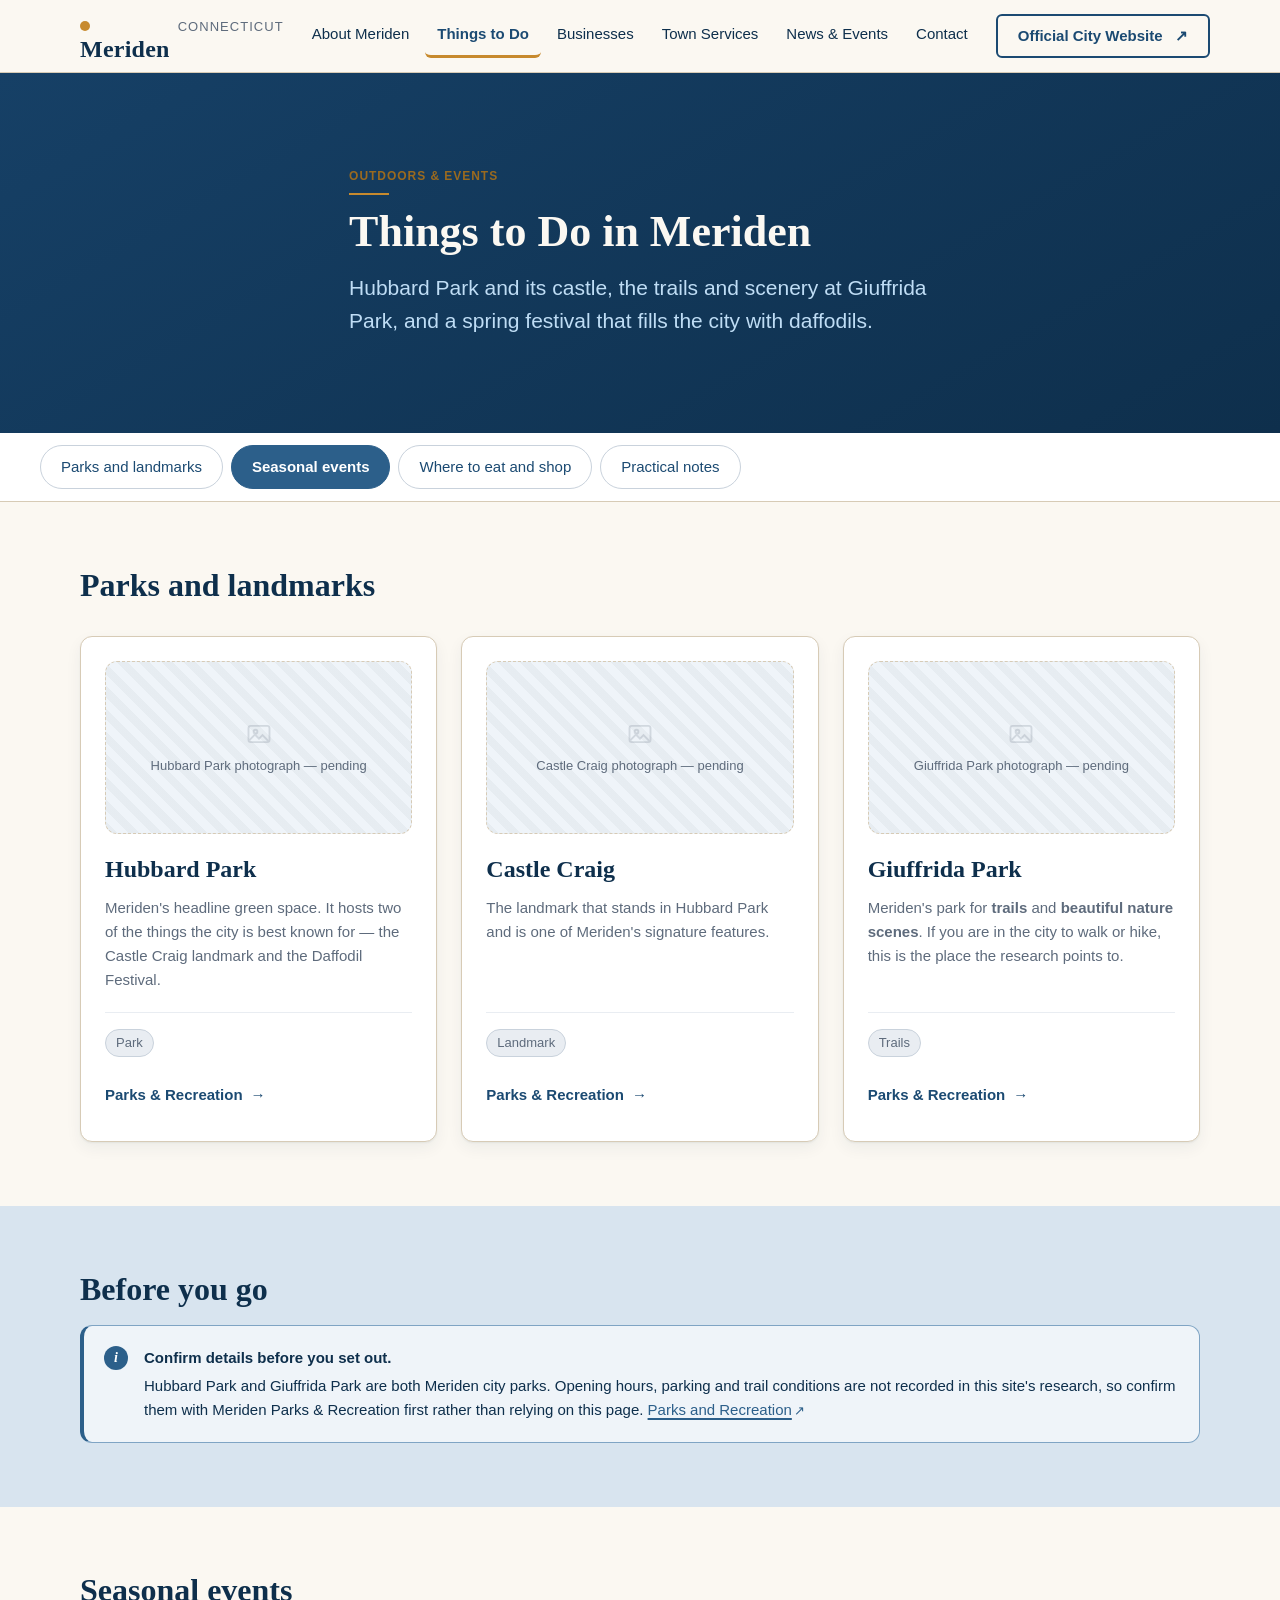
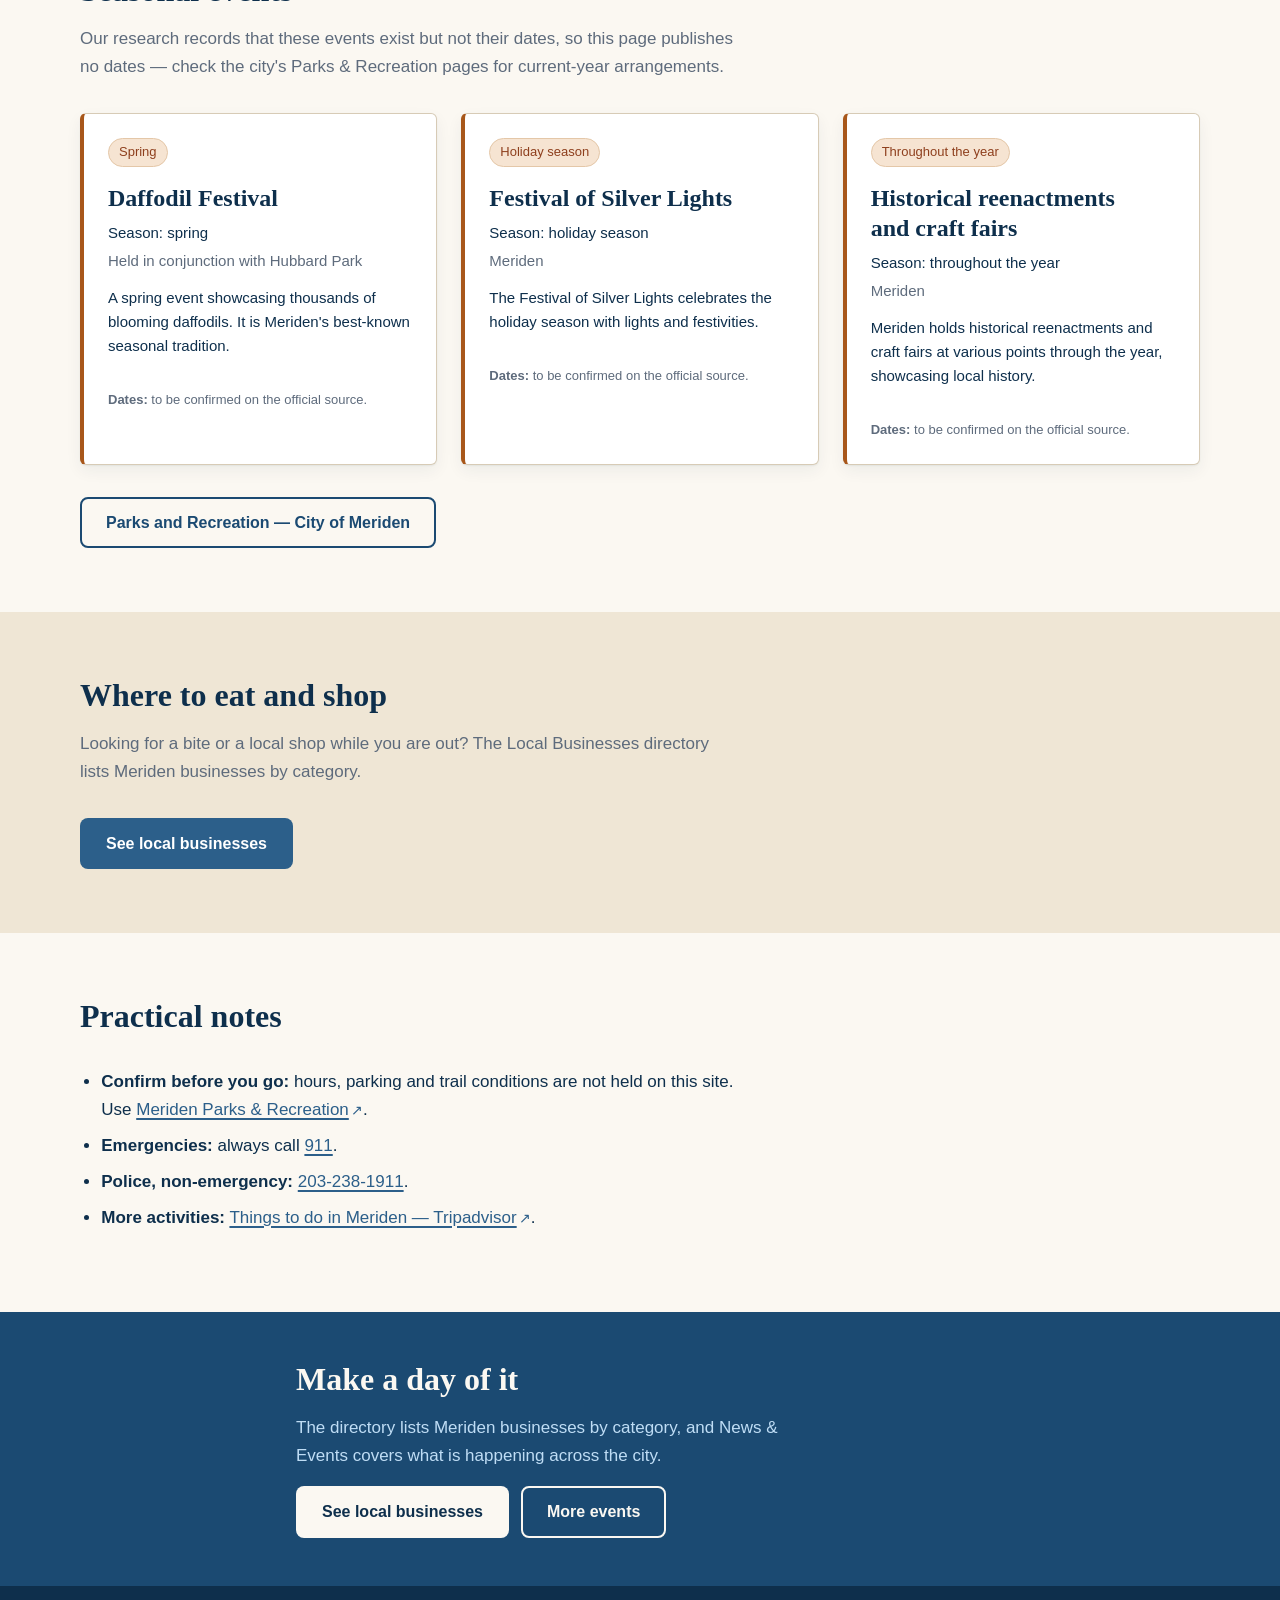
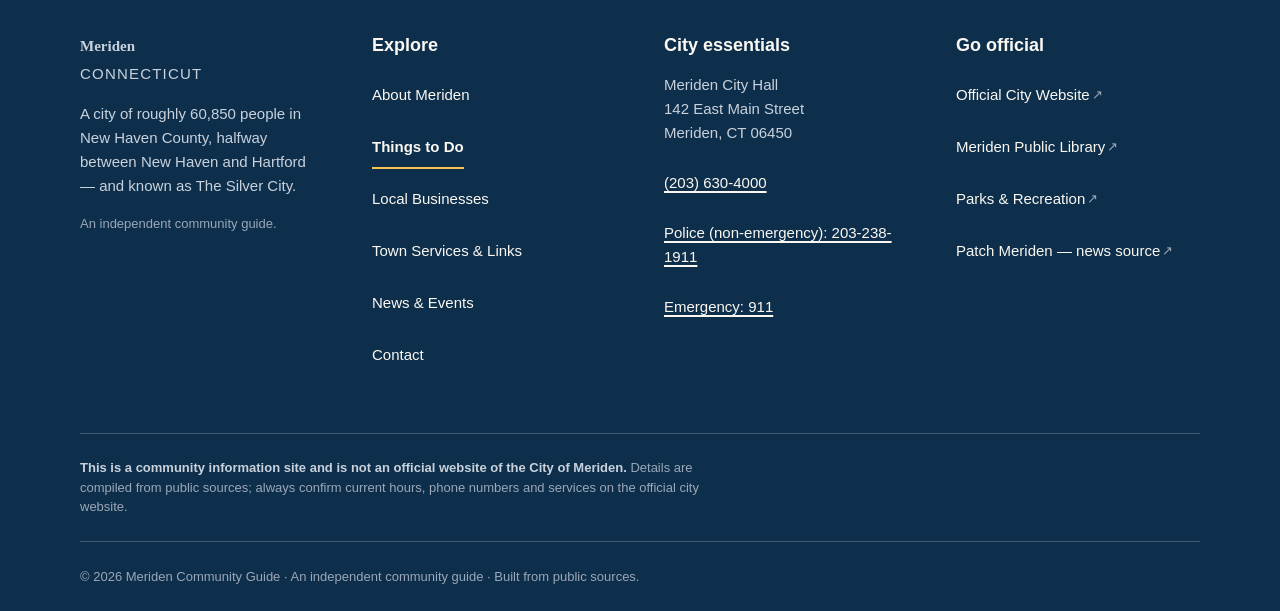
<file: things-to-do.html>
<!DOCTYPE html>
<html lang="en" class="no-js">
<head>
<meta charset="utf-8">
<meta name="viewport" content="width=device-width, initial-scale=1, viewport-fit=cover">
<title>Things to Do in Meriden, CT — Parks, Trails &amp; Events</title>
<meta name="description" content="Things to do in Meriden, CT — Hubbard Park and Castle Craig, Giuffrida Park trails, and the Daffodil Festival and other seasonal events.">
<link rel="canonical" href="https://springteasers.github.io/meriden-community/things-to-do.html">
<meta name="theme-color" content="#0E2F4C">

<meta property="og:type" content="website">
<meta property="og:site_name" content="Meriden, Connecticut — Community Guide">
<meta property="og:title" content="Things to Do in Meriden, CT — Parks, Trails &amp; Events">
<meta property="og:description" content="Hubbard Park and Castle Craig, the trails at Giuffrida Park, and Meriden's seasonal events.">
<meta property="og:url" content="https://springteasers.github.io/meriden-community/things-to-do.html">
<meta property="og:image" content="https://springteasers.github.io/meriden-community/images/og-image.png">
<meta property="og:image:width" content="1200">
<meta property="og:image:height" content="630">
<meta property="og:image:alt" content="Meriden, Connecticut — an independent community guide">
<meta property="og:locale" content="en_US">
<meta name="twitter:card" content="summary_large_image">

<link rel="icon" href="favicon.svg" type="image/svg+xml">
<link rel="apple-touch-icon" href="assets/apple-touch-icon.png">
<link rel="stylesheet" href="css/styles.css">
<script>
document.documentElement.classList.remove('no-js');
</script>
</head>
<body>

<a class="skip-link" href="#main-content">Skip to main content</a>

<header class="site-header">
  <div class="wrap site-header__inner">
    <a class="wordmark" href="index.html" aria-label="Meriden, Connecticut — home">
      <span class="wordmark__name"><span class="wordmark__mark" aria-hidden="true"></span>Meriden</span>
      <span class="wordmark__place">Connecticut</span>
    </a>
    <nav class="site-nav" aria-label="Main">
      <ul class="site-nav__list">
        <li><a class="site-nav__link" href="about.html">About Meriden</a></li>
        <li><a class="site-nav__link" href="things-to-do.html" aria-current="page">Things to Do</a></li>
        <li><a class="site-nav__link" href="businesses.html">Businesses</a></li>
        <li><a class="site-nav__link" href="services.html">Town Services</a></li>
        <li><a class="site-nav__link" href="news-events.html">News &amp; Events</a></li>
        <li><a class="site-nav__link" href="contact.html">Contact</a></li>
      </ul>
    </nav>
    <a class="header-utility" href="https://www.meridenct.gov" target="_blank" rel="noopener noreferrer">
      Official City Website<span class="visually-hidden"> (opens in a new tab)</span><span aria-hidden="true">&nbsp;&#8599;</span>
    </a>
    <button class="nav-toggle" type="button" data-nav-toggle aria-expanded="false" aria-controls="mobile-drawer" aria-label="Open main menu">
      <span class="nav-toggle__bars" aria-hidden="true"></span>
    </button>
  </div>
</header>

<div class="drawer" id="mobile-drawer" data-drawer data-open="false">
  <div class="drawer__top">
    <p class="drawer__title">Meriden, Connecticut</p>
    <button class="drawer__close" type="button" data-drawer-close aria-label="Close main menu">&#215;</button>
  </div>
  <nav aria-label="Main menu">
    <ul class="drawer__list">
      <li><a class="drawer__link" href="about.html">About Meriden</a></li>
      <li><a class="drawer__link" href="things-to-do.html" aria-current="page">Things to Do</a></li>
      <li><a class="drawer__link" href="businesses.html">Local Businesses</a></li>
      <li><a class="drawer__link" href="services.html">Town Services &amp; Links</a></li>
      <li><a class="drawer__link" href="news-events.html">News &amp; Events</a></li>
      <li><a class="drawer__link" href="contact.html">Contact</a></li>
    </ul>
  </nav>
  <a class="drawer__utility" href="https://www.meridenct.gov" target="_blank" rel="noopener noreferrer">
    Official City Website<span class="visually-hidden"> (opens in a new tab)</span><span aria-hidden="true">&nbsp;&#8599;</span>
  </a>
</div>

<main id="main-content">

  <div class="page-hero">
    <div class="wrap page-hero__inner">
      <p class="eyebrow">Outdoors &amp; events</p>
      <h1>Things to Do in Meriden</h1>
      <p class="page-hero__lede">Hubbard Park and its castle, the trails and scenery at Giuffrida Park, and a spring festival that fills the city with daffodils.</p>
    </div>
  </div>

  <nav class="pills" aria-label="On this page">
    <ul class="pills__scroller" data-pills>
      <li><a class="pill" href="#parks-and-landmarks">Parks and landmarks</a></li>
      <li><a class="pill" href="#seasonal-events">Seasonal events</a></li>
      <li><a class="pill" href="#where-to-eat">Where to eat and shop</a></li>
      <li><a class="pill" href="#practical-notes">Practical notes</a></li>
    </ul>
  </nav>

  <!-- ===================== PARKS AND LANDMARKS ===================== -->
  <section class="section anchor-target" id="parks-and-landmarks" aria-labelledby="parks-title">
    <div class="wrap">
      <div class="section__head">
        <h2 id="parks-title">Parks and landmarks</h2>
      </div>

      <div class="grid grid--cards">

        <article class="card">
          <div class="ph ph--media ph--inset" role="img" aria-label="Photograph of Hubbard Park — image pending">
            <svg class="ph__icon" viewBox="0 0 24 24" fill="none" stroke="currentColor" stroke-width="1.6" aria-hidden="true"><rect x="3" y="5" width="18" height="14" rx="2"/><circle cx="9" cy="10" r="1.6"/><path d="M4 17l4.5-4.5L12 16l3-3 5 5"/></svg>
            <p class="ph__caption">Hubbard Park photograph — pending</p>
          </div>
          <div class="card__body" style="margin-top:var(--space-5)">
            <h3>Hubbard Park</h3>
            <p>Meriden's headline green space. It hosts two of the things the city is best known for — the Castle Craig landmark and the Daffodil Festival.</p>
          </div>
          <div class="card__foot">
            <div class="chip-row"><span class="chip">Park</span></div>
            <a class="link-cta" href="https://www.meridenct.gov/city-services/parks-and-recreation/" target="_blank" rel="noopener noreferrer">Parks &amp; Recreation<span class="visually-hidden"> (opens in a new tab)</span></a>
          </div>
        </article>

        <article class="card">
          <div class="ph ph--media ph--inset" role="img" aria-label="Photograph of Castle Craig — image pending">
            <svg class="ph__icon" viewBox="0 0 24 24" fill="none" stroke="currentColor" stroke-width="1.6" aria-hidden="true"><rect x="3" y="5" width="18" height="14" rx="2"/><circle cx="9" cy="10" r="1.6"/><path d="M4 17l4.5-4.5L12 16l3-3 5 5"/></svg>
            <p class="ph__caption">Castle Craig photograph — pending</p>
          </div>
          <div class="card__body" style="margin-top:var(--space-5)">
            <h3>Castle Craig</h3>
            <p>The landmark that stands in Hubbard Park and is one of Meriden's signature features.</p>
          </div>
          <div class="card__foot">
            <div class="chip-row"><span class="chip">Landmark</span></div>
            <a class="link-cta" href="https://www.meridenct.gov/city-services/parks-and-recreation/" target="_blank" rel="noopener noreferrer">Parks &amp; Recreation<span class="visually-hidden"> (opens in a new tab)</span></a>
          </div>
        </article>

        <article class="card">
          <div class="ph ph--media ph--inset" role="img" aria-label="Photograph of Giuffrida Park — image pending">
            <svg class="ph__icon" viewBox="0 0 24 24" fill="none" stroke="currentColor" stroke-width="1.6" aria-hidden="true"><rect x="3" y="5" width="18" height="14" rx="2"/><circle cx="9" cy="10" r="1.6"/><path d="M4 17l4.5-4.5L12 16l3-3 5 5"/></svg>
            <p class="ph__caption">Giuffrida Park photograph — pending</p>
          </div>
          <div class="card__body" style="margin-top:var(--space-5)">
            <h3>Giuffrida Park</h3>
            <p>Meriden's park for <strong>trails</strong> and <strong>beautiful nature scenes</strong>. If you are in the city to walk or hike, this is the place the research points to.</p>
          </div>
          <div class="card__foot">
            <div class="chip-row"><span class="chip">Trails</span></div>
            <a class="link-cta" href="https://www.meridenct.gov/city-services/parks-and-recreation/" target="_blank" rel="noopener noreferrer">Parks &amp; Recreation<span class="visually-hidden"> (opens in a new tab)</span></a>
          </div>
        </article>

      </div>
    </div>
  </section>

  <!-- ===================== BEFORE YOU GO ===================== -->
  <section class="section section--tinted" aria-labelledby="before-title">
    <div class="wrap">
      <h2 id="before-title">Before you go</h2>
      <div class="callout" role="note">
        <span class="callout__icon" aria-hidden="true">i</span>
        <p><strong>Confirm details before you set out.</strong> Hubbard Park and Giuffrida Park are both Meriden city parks. Opening hours, parking and trail conditions are not recorded in this site's research, so confirm them with Meriden Parks &amp; Recreation first rather than relying on this page. <a class="ext" href="https://www.meridenct.gov/city-services/parks-and-recreation/" target="_blank" rel="noopener noreferrer">Parks and Recreation<span class="visually-hidden"> (opens in a new tab)</span></a></p>
      </div>
    </div>
  </section>

  <!-- ===================== SEASONAL EVENTS ===================== -->
  <section class="section anchor-target" id="seasonal-events" aria-labelledby="seasonal-title">
    <div class="wrap">
      <div class="section__head">
        <h2 id="seasonal-title">Seasonal events</h2>
        <p>Our research records that these events exist but not their dates, so this page publishes no dates — check the city's Parks &amp; Recreation pages for current-year arrangements.</p>
      </div>

      <div class="grid grid--cards">

        <article class="event-card">
          <div class="chip-row"><span class="chip chip--event">Spring</span></div>
          <h3>Daffodil Festival</h3>
          <p class="event-card__when">Season: spring</p>
          <p class="event-card__where">Held in conjunction with Hubbard Park</p>
          <p class="text-sm">A spring event showcasing thousands of blooming daffodils. It is Meriden's best-known seasonal tradition.</p>
          <p class="text-xs" style="margin-top:var(--space-4)"><strong>Dates:</strong> to be confirmed on the official source.</p>
        </article>

        <article class="event-card">
          <div class="chip-row"><span class="chip chip--event">Holiday season</span></div>
          <h3>Festival of Silver Lights</h3>
          <p class="event-card__when">Season: holiday season</p>
          <p class="event-card__where">Meriden</p>
          <p class="text-sm">The Festival of Silver Lights celebrates the holiday season with lights and festivities.</p>
          <p class="text-xs" style="margin-top:var(--space-4)"><strong>Dates:</strong> to be confirmed on the official source.</p>
        </article>

        <article class="event-card">
          <div class="chip-row"><span class="chip chip--event">Throughout the year</span></div>
          <h3>Historical reenactments and craft fairs</h3>
          <p class="event-card__when">Season: throughout the year</p>
          <p class="event-card__where">Meriden</p>
          <p class="text-sm">Meriden holds historical reenactments and craft fairs at various points through the year, showcasing local history.</p>
          <p class="text-xs" style="margin-top:var(--space-4)"><strong>Dates:</strong> to be confirmed on the official source.</p>
        </article>

      </div>

      <div style="margin-top:var(--space-8)">
        <a class="btn btn--secondary" href="https://www.meridenct.gov/city-services/parks-and-recreation/" target="_blank" rel="noopener noreferrer">Parks and Recreation — City of Meriden<span class="visually-hidden"> (opens in a new tab)</span></a>
      </div>
    </div>
  </section>

  <!-- ===================== WHERE TO EAT AND SHOP ===================== -->
  <section class="section section--deep anchor-target" id="where-to-eat" aria-labelledby="eat-title">
    <div class="wrap">
      <div class="section__head">
        <h2 id="eat-title">Where to eat and shop</h2>
        <p>Looking for a bite or a local shop while you are out? The Local Businesses directory lists Meriden businesses by category.</p>
      </div>
      <a class="btn btn--primary" href="businesses.html">See local businesses</a>
    </div>
  </section>

  <!-- ===================== PRACTICAL NOTES ===================== -->
  <section class="section anchor-target" id="practical-notes" aria-labelledby="practical-title">
    <div class="wrap">
      <div class="section__head">
        <h2 id="practical-title">Practical notes</h2>
      </div>
      <ul class="prose">
        <li><strong>Confirm before you go:</strong> hours, parking and trail conditions are not held on this site. Use <a class="ext" href="https://www.meridenct.gov/city-services/parks-and-recreation/" target="_blank" rel="noopener noreferrer">Meriden Parks &amp; Recreation<span class="visually-hidden"> (opens in a new tab)</span></a>.</li>
        <li><strong>Emergencies:</strong> always call <a href="tel:911">911</a>.</li>
        <li><strong>Police, non-emergency:</strong> <a href="tel:+12032381911">203-238-1911</a>.</li>
        <li><strong>More activities:</strong> <a class="ext" href="https://www.tripadvisor.com/Attractions-g33833-Activities-c57-Meriden_Connecticut.html" target="_blank" rel="noopener noreferrer">Things to do in Meriden — Tripadvisor<span class="visually-hidden"> (opens in a new tab)</span></a>.</li>
      </ul>
    </div>
  </section>

  <!-- ===================== CLOSING CTA ===================== -->
  <section class="cta-band" aria-labelledby="plus-title">
    <div class="wrap cta-band__inner">
      <h2 id="plus-title">Make a day of it</h2>
      <p>The directory lists Meriden businesses by category, and News &amp; Events covers what is happening across the city.</p>
      <div class="btn-row">
        <a class="btn btn--primary" href="businesses.html">See local businesses</a>
        <a class="btn btn--secondary" href="news-events.html">More events</a>
      </div>
    </div>
  </section>

</main>

<footer class="site-footer">
  <div class="wrap">
    <div class="footer-grid">
      <div class="footer-col footer-brand">
        <p class="footer-brand__name">Meriden</p>
        <p class="footer-brand__place">Connecticut</p>
        <p>A city of roughly 60,850 people in New Haven County, halfway between New Haven and Hartford — and known as The Silver City.</p>
        <p class="footer-purpose">An independent community guide.</p>
      </div>
      <nav class="footer-col" aria-labelledby="footer-explore">
        <h2 id="footer-explore">Explore</h2>
        <ul class="footer-list">
          <li><a href="about.html">About Meriden</a></li>
          <li><a href="things-to-do.html" aria-current="page">Things to Do</a></li>
          <li><a href="businesses.html">Local Businesses</a></li>
          <li><a href="services.html">Town Services &amp; Links</a></li>
          <li><a href="news-events.html">News &amp; Events</a></li>
          <li><a href="contact.html">Contact</a></li>
        </ul>
      </nav>
      <div class="footer-col">
        <h2>City essentials</h2>
        <div class="footer-contact">
          <p>Meriden City Hall<br>142 East Main Street<br>Meriden, CT 06450</p>
          <p><a href="tel:+12036304000">(203) 630-4000</a></p>
          <p><a href="tel:+12032381911">Police (non-emergency): 203-238-1911</a></p>
          <p><a href="tel:911">Emergency: 911</a></p>
        </div>
      </div>
      <div class="footer-col">
        <h2>Go official</h2>
        <ul class="footer-list">
          <li><a class="ext" href="https://www.meridenct.gov" target="_blank" rel="noopener noreferrer">Official City Website<span class="visually-hidden"> (opens in a new tab)</span></a></li>
          <li><a class="ext" href="https://meridenlibrary.org/" target="_blank" rel="noopener noreferrer">Meriden Public Library<span class="visually-hidden"> (opens in a new tab)</span></a></li>
          <li><a class="ext" href="https://www.meridenct.gov/city-services/parks-and-recreation/" target="_blank" rel="noopener noreferrer">Parks &amp; Recreation<span class="visually-hidden"> (opens in a new tab)</span></a></li>
          <li><a class="ext" href="https://patch.com/connecticut/meriden" target="_blank" rel="noopener noreferrer">Patch Meriden — news source<span class="visually-hidden"> (opens in a new tab)</span></a></li>
        </ul>
      </div>
    </div>
    <div class="disclaimer">
      <p><strong>This is a community information site and is not an official website of the City of Meriden.</strong> Details are compiled from public sources; always confirm current hours, phone numbers and services on the official city website.</p>
    </div>
    <div class="legal">
      <p>&#169; 2026 Meriden Community Guide · An independent community guide · Built from public sources.</p>
    </div>
  </div>
</footer>

<script src="js/main.js" defer></script>
</body>
</html>
</file>
<file: css/styles.css>
/* ==========================================================================
   Meriden Community Site — styles.css
   Built from design/tokens.json + design/style-guide.md v1.0
   Mobile-first. Vanilla CSS. No frameworks, no build step.
   Colors and sizes are pasted from tokens.json, never retyped from memory.
   ========================================================================== */

/* --------------------------------------------------------------------------
   1. Tokens (design/tokens.json)
   -------------------------------------------------------------------------- */
:root {
  /* Primary — Slate Blue */
  --color-primary-900: #0E2F4C;
  --color-primary-800: #164066;
  --color-primary-700: #1B4A72;
  --color-primary-600: #2C5F8A;
  --color-primary-500: #4A7FA8;
  --color-primary-300: #7FA4C4;
  --color-primary-100: #D8E4EF;
  --color-primary-050: #EFF4F9;

  /* Secondary — Warm Brick */
  --color-brick-700: #8E3F1D;
  --color-brick-600: #A8571A;
  --color-brick-500: #C9761B;
  --color-brick-100: #F6E4D2;

  /* Structure — Silver Grey */
  --color-silver-700: #5E6B7C;
  --color-silver-500: #9AA7B8;
  --color-silver-300: #C9D2DC;
  --color-silver-100: #E9EDF2;

  /* Accent — Brass Gold */
  --color-gold-700: #9A6A1F;
  --color-gold-600: #C78A2E;
  --color-gold-500: #F5C453;

  /* Grounds */
  --color-cream: #FBF8F2;
  --color-cream-deep: #EFE6D5;
  --color-paper-white: #FFFFFF;
  --color-border: #D7CBB6;

  /* Functional */
  --color-focus-light: #0A6BC4;
  --color-focus-dark: #F5C453;
  --color-info-text: #BFDDF5;
  --color-success: #256029;
  --color-warning-text: #8A5A00;
  --color-warning-ground: #FBF1DC;
  --color-error: #A3232B;
  --color-chip-success-ground: #E4F0E4;

  /* Semantics */
  --ink: var(--color-primary-900);
  --text-secondary: var(--color-silver-700);
  --text-on-dark: var(--color-cream);
  --text-muted-on-dark: var(--color-silver-500);
  --link: var(--color-primary-600);
  --link-hover: var(--color-primary-800);
  --nav-hover: var(--color-primary-700);
  --body-bg: var(--color-cream);
  --card-bg: var(--color-paper-white);
  --footer-bg: var(--color-primary-900);
  --cta-band-bg: var(--color-primary-700);
  --event-accent: var(--color-brick-600);

  /* Scrims */
  --scrim-hero: linear-gradient(to top, rgba(14,47,76,.85) 0%, rgba(14,47,76,.50) 45%, rgba(14,47,76,.15) 100%);
  --scrim-card: linear-gradient(to top, rgba(14,47,76,.78) 0%, rgba(14,47,76,0) 60%);

  /* Type */
  --font-display: "Source Serif 4", Georgia, "Times New Roman", serif;
  --font-body: Inter, -apple-system, "Segoe UI", Roboto, "Helvetica Neue", Arial, sans-serif;

  --fs-display: clamp(2.25rem, 1.35rem + 4vw, 3.75rem);
  --fs-h1: clamp(1.875rem, 1.4rem + 2.2vw, 2.75rem);
  --fs-h2: clamp(1.5rem, 1.3rem + 1.1vw, 2rem);
  --fs-h3: clamp(1.25rem, 1.15rem + .6vw, 1.5rem);
  --fs-h4: 1.125rem;
  --fs-lede: clamp(1.125rem, 1.05rem + .4vw, 1.3125rem);
  --fs-body: 1.0625rem;
  --fs-sm: 0.9375rem;
  --fs-xs: 0.8125rem;
  --fs-eyebrow: 0.75rem;

  --lh-display: 1.08;
  --lh-h1: 1.12;
  --lh-h2: 1.2;
  --lh-h3: 1.25;
  --lh-h4: 1.3;
  --lh-lede: 1.55;
  --lh-body: 1.65;
  --lh-sm: 1.6;
  --lh-xs: 1.5;
  --lh-eyebrow: 1.4;

  --fw-regular: 400;
  --fw-medium: 500;
  --fw-semibold: 600;
  --fw-bold: 700;

  --measure: 70ch;
  --eyebrow-tracking: 0.08em;

  /* Space */
  --space-1: 4px;
  --space-2: 8px;
  --space-3: 12px;
  --space-4: 16px;
  --space-5: 20px;
  --space-6: 24px;
  --space-7: 28px;
  --space-8: 32px;
  --space-12: 48px;
  --space-16: 64px;
  --space-24: 96px;

  /* Radius */
  --radius-sm: 6px;
  --radius-md: 12px;
  --radius-lg: 16px;
  --radius-pill: 999px;

  /* Shadow */
  --shadow-card: 0 1px 2px rgba(14,47,76,.06), 0 6px 16px rgba(14,47,76,.06);
  --shadow-lift: 0 4px 10px rgba(14,47,76,.10), 0 14px 30px rgba(14,47,76,.10);

  /* Motion */
  --dur-fast: 150ms;
  --dur-base: 200ms;
  --ease-out: cubic-bezier(.2,.7,.3,1);

  /* Focus — two-ring pattern */
  --focus-ring-light: 0 0 0 2px #FBF8F2, 0 0 0 5px #0A6BC4;
  --focus-ring-dark: 0 0 0 2px #1B4A72, 0 0 0 5px #F5C453;

  /* Layout */
  --maxw: 1200px;
  --header-h: 64px;
  --tap-min: 44px;
  --button-height: 48px;
  --page-pad: 16px;
  --pills-h: 64px;

  /* z-index */
  --z-base: 0;
  --z-sticky-pills: 90;
  --z-header: 100;
  --z-drawer: 200;
  --z-skip-link: 300;
}

@media (min-width: 1024px) {
  :root {
    --header-h: 72px;
    --page-pad: 40px;
  }
}

/* --------------------------------------------------------------------------
   2. Reset & base
   -------------------------------------------------------------------------- */
*,
*::before,
*::after { box-sizing: border-box; }

html {
  -webkit-text-size-adjust: 100%;
  scroll-behavior: smooth;
  scroll-padding-top: calc(var(--header-h) + 24px);
}

body {
  margin: 0;
  background-color: var(--body-bg);
  color: var(--ink);
  font-family: var(--font-body);
  font-size: var(--fs-body);
  line-height: var(--lh-body);
  font-weight: var(--fw-regular);
  overflow-x: hidden;
}

h1, h2, h3, h4 {
  font-family: var(--font-display);
  color: var(--ink);
  margin: 0 0 var(--space-4);
  text-wrap: balance;
}

h1 { font-size: var(--fs-h1); line-height: var(--lh-h1); font-weight: var(--fw-bold); }
h2 { font-size: var(--fs-h2); line-height: var(--lh-h2); font-weight: var(--fw-bold); }
h3 { font-size: var(--fs-h3); line-height: var(--lh-h3); font-weight: var(--fw-semibold); }
h4 { font-size: var(--fs-h4); line-height: var(--lh-h4); font-weight: var(--fw-semibold); font-family: var(--font-body); }

p { margin: 0 0 var(--space-4); }
p:last-child { margin-bottom: 0; }

ul, ol { margin: 0 0 var(--space-4); padding-left: 1.25em; }
li { margin-bottom: var(--space-2); }

img { max-width: 100%; height: auto; display: block; }

strong { font-weight: var(--fw-semibold); }

address { font-style: normal; }

:focus-visible {
  outline: 2px solid transparent;
  outline-offset: 2px;
  box-shadow: var(--focus-ring-light);
  border-radius: var(--radius-sm);
}

/* In-prose links: underlined, never distinguished by colour alone */
a {
  color: var(--link);
  text-decoration: underline;
  text-underline-offset: 3px;
  text-decoration-thickness: 1.5px;
}
a:hover {
  color: var(--link-hover);
  text-decoration-thickness: 2.5px;
}

/* External-link glyph */
.ext::after {
  content: " \2197";
  font-size: .85em;
  line-height: 1;
  display: inline-block;
  margin-left: .15em;
  text-decoration: none;
}

/* --------------------------------------------------------------------------
   3. Layout helpers
   -------------------------------------------------------------------------- */
.wrap {
  width: 100%;
  max-width: var(--maxw);
  margin-inline: auto;
  padding-inline: var(--page-pad);
}

.section { padding-block: var(--space-12); }
@media (min-width: 768px) { .section { padding-block: var(--space-16); } }

.section--tinted { background-color: var(--color-primary-100); }
.section--deep { background-color: var(--color-cream-deep); }

.section__head { margin-bottom: var(--space-8); max-width: var(--measure); }
.section__head p { color: var(--text-secondary); }

.prose { max-width: var(--measure); }
.prose p { margin-bottom: var(--space-5); }

.lede { font-size: var(--fs-lede); line-height: var(--lh-lede); }

.text-sm { font-size: var(--fs-sm); line-height: var(--lh-sm); }
.text-xs { font-size: var(--fs-xs); line-height: var(--lh-xs); color: var(--text-secondary); }

.visually-hidden {
  position: absolute !important;
  width: 1px; height: 1px;
  padding: 0; margin: -1px;
  overflow: hidden;
  clip: rect(0 0 0 0);
  white-space: nowrap;
  border: 0;
}

/* Eyebrow — the only letterspaced uppercase in the system */
.eyebrow {
  display: block;
  font-family: var(--font-body);
  font-size: var(--fs-eyebrow);
  line-height: var(--lh-eyebrow);
  font-weight: var(--fw-semibold);
  text-transform: uppercase;
  letter-spacing: var(--eyebrow-tracking);
  color: var(--color-gold-700);
  margin: 0 0 var(--space-3);
}
.eyebrow::after {
  content: "";
  display: block;
  width: 40px;
  height: 2px;
  margin-top: var(--space-2);
  background-color: var(--color-gold-600);
}
.on-dark .eyebrow,
.hero .eyebrow { color: var(--color-gold-500); }
.on-dark .eyebrow::after,
.hero .eyebrow::after { background-color: var(--color-gold-500); }


/* --------------------------------------------------------------------------
   4. Skip link — first focusable element on every page
   -------------------------------------------------------------------------- */
.skip-link {
  position: absolute;
  left: var(--space-4);
  top: -100px;
  z-index: var(--z-skip-link);
  display: inline-block;
  padding: var(--space-3) var(--space-6);
  background-color: var(--color-primary-600);
  color: #FFFFFF;
  font-weight: var(--fw-semibold);
  font-size: var(--fs-sm);
  text-decoration: none;
  border-radius: var(--radius-pill);
  transition: top var(--dur-fast) var(--ease-out);
}
.skip-link:focus {
  top: var(--space-4);
  color: #FFFFFF;
  box-shadow: var(--focus-ring-dark);
}

/* --------------------------------------------------------------------------
   5. Header
   -------------------------------------------------------------------------- */
.site-header {
  position: sticky;
  top: 0;
  z-index: var(--z-header);
  background-color: var(--body-bg);
  border-bottom: 1px solid var(--color-border);
  padding-top: env(safe-area-inset-top, 0);
}

.site-header__inner {
  display: flex;
  align-items: center;
  gap: var(--space-4);
  min-height: var(--header-h);
}

.wordmark {
  display: inline-flex;
  align-items: baseline;
  gap: var(--space-2);
  text-decoration: none;
  color: var(--ink);
  margin-right: auto;
  padding-block: var(--space-2);
}
.wordmark:hover { color: var(--ink); }
.wordmark__name {
  font-family: var(--font-display);
  font-size: 1.5rem;
  font-weight: var(--fw-bold);
  letter-spacing: .01em;
  line-height: 1.1;
}
.wordmark__place {
  font-size: var(--fs-xs);
  font-weight: var(--fw-medium);
  text-transform: uppercase;
  letter-spacing: var(--eyebrow-tracking);
  color: var(--text-secondary);
}
.wordmark__mark {
  display: inline-block;
  width: 10px;
  height: 10px;
  border-radius: 50%;
  background-color: var(--color-gold-600);
  margin-right: var(--space-1);
}

/* Utility external button (desktop only; mirrored at drawer foot on mobile) */
.header-utility { display: none; }

@media (min-width: 900px) {
  .header-utility {
    display: inline-flex;
    align-items: center;
    gap: var(--space-2);
    flex: 0 0 auto;
    min-height: var(--tap-min);
    padding: var(--space-2) var(--space-5);
    border: 2px solid var(--color-primary-700);
    border-radius: var(--radius-sm);
    background: transparent;
    color: var(--color-primary-700);
    font-size: var(--fs-sm);
    font-weight: var(--fw-semibold);
    text-decoration: none;
    transition: background-color var(--dur-fast) var(--ease-out);
  }
  .header-utility:hover {
    background-color: var(--color-primary-050);
    color: var(--color-primary-800);
  }
}

/* Desktop nav */
.site-nav { display: none; }

@media (min-width: 900px) {
  .site-nav { display: block; }
  .site-nav__list {
    display: flex;
    align-items: center;
    gap: var(--space-1);
    list-style: none;
    margin: 0;
    padding: 0;
  }
  .site-nav__list li { margin: 0; }
  .site-nav__link {
    display: inline-flex;
    align-items: center;
    min-height: var(--tap-min);
    padding: var(--space-2) var(--space-3);
    border-radius: var(--radius-sm);
    color: var(--ink);
    font-size: var(--fs-sm);
    font-weight: var(--fw-medium);
    text-decoration: none;
    white-space: nowrap;
    border-bottom: 3px solid transparent;
    transition: color var(--dur-fast) var(--ease-out), border-color var(--dur-fast) var(--ease-out);
  }
  .site-nav__link:hover {
    color: var(--nav-hover);
    text-decoration: underline;
    text-underline-offset: 4px;
  }
  .site-nav__link[aria-current="page"] {
    border-bottom-color: var(--color-gold-600);
    font-weight: var(--fw-semibold);
    color: var(--color-primary-700);
  }
}

/* Hamburger toggle */
.nav-toggle {
  display: inline-flex;
  align-items: center;
  justify-content: center;
  width: var(--tap-min);
  height: var(--tap-min);
  flex: 0 0 auto;
  border: 1px solid var(--color-border);
  border-radius: var(--radius-sm);
  background-color: var(--card-bg);
  color: var(--ink);
  cursor: pointer;
  padding: 0;
}
@media (min-width: 900px) { .nav-toggle { display: none; } }
.nav-toggle__bars,
.nav-toggle__bars::before,
.nav-toggle__bars::after {
  display: block;
  width: 20px;
  height: 2px;
  background-color: currentColor;
  border-radius: 2px;
}
.nav-toggle__bars { position: relative; }
.nav-toggle__bars::before,
.nav-toggle__bars::after {
  content: "";
  position: absolute;
  left: 0;
}
.nav-toggle__bars::before { top: -6px; }
.nav-toggle__bars::after { top: 6px; }

/* --------------------------------------------------------------------------
   6. Mobile drawer (progressive enhancement — nav is plain links without JS)
   -------------------------------------------------------------------------- */
.drawer {
  position: fixed;
  inset: 0;
  z-index: var(--z-drawer);
  display: flex;
  flex-direction: column;
  background-color: var(--color-primary-900);
  color: var(--text-on-dark);
  padding: calc(var(--space-4) + env(safe-area-inset-top, 0px)) var(--page-pad) calc(var(--space-8) + env(safe-area-inset-bottom, 0px));
  overflow-y: auto;
  transform: translateY(-100%);
  visibility: hidden;
  transition: transform var(--dur-base) var(--ease-out), visibility var(--dur-base);
}
.drawer[data-open="true"] {
  transform: translateY(0);
  visibility: visible;
}
@media (min-width: 900px) { .drawer { display: none; } }

.drawer__top {
  display: flex;
  align-items: center;
  justify-content: space-between;
  margin-bottom: var(--space-8);
}
.drawer__title {
  font-family: var(--font-display);
  font-size: 1.375rem;
  font-weight: var(--fw-bold);
  color: var(--text-on-dark);
  margin: 0;
}
.drawer__close {
  display: inline-flex;
  align-items: center;
  justify-content: center;
  width: var(--tap-min);
  height: var(--tap-min);
  border: 1.5px solid rgba(251,248,242,.85);
  border-radius: var(--radius-sm);
  background: transparent;
  color: var(--text-on-dark);
  font-size: 1.5rem;
  line-height: 1;
  cursor: pointer;
  padding: 0;
}
.drawer__list {
  list-style: none;
  margin: 0 0 var(--space-8);
  padding: 0;
}
.drawer__list li { margin: 0 0 var(--space-1); }
.drawer__link {
  display: flex;
  align-items: center;
  min-height: 56px;
  padding: var(--space-3) var(--space-4);
  border-radius: var(--radius-sm);
  color: var(--text-on-dark);
  font-family: var(--font-display);
  font-size: 1.25rem;
  font-weight: var(--fw-semibold);
  text-decoration: none;
}
.drawer__link:hover { color: var(--text-on-dark); background-color: rgba(251,248,242,.10); }
.drawer__link[aria-current="page"] {
  background-color: rgba(251,248,242,.14);
  box-shadow: inset 4px 0 0 var(--color-gold-500);
}
.drawer__utility {
  display: inline-flex;
  align-items: center;
  gap: var(--space-2);
  min-height: var(--button-height);
  padding: var(--space-3) var(--space-5);
  border: 1.5px solid rgba(251,248,242,.85);
  border-radius: var(--radius-sm);
  background-color: rgba(251,248,242,.14);
  color: var(--text-on-dark);
  font-size: var(--fs-sm);
  font-weight: var(--fw-semibold);
  text-decoration: none;
}
.drawer__utility:hover { color: var(--text-on-dark); background-color: rgba(251,248,242,.24); }
.drawer .ext::after { color: inherit; }

/* Drawer only exists when JS is present */
.no-js .drawer { display: none; }
.no-js .nav-toggle { display: none; }
.no-js .site-nav {
  display: block;
  border-top: 1px solid var(--color-border);
}
.no-js .site-nav__list { display: block; }
@media (min-width: 900px) {
  .no-js .site-nav { display: block; border-top: 0; }
  .no-js .site-nav__list { display: flex; }
}
.no-js .header-utility { display: inline-flex; }
body.drawer-open { overflow: hidden; }


/* --------------------------------------------------------------------------
   7. Buttons
   -------------------------------------------------------------------------- */
.btn {
  display: inline-flex;
  align-items: center;
  justify-content: center;
  gap: var(--space-2);
  min-height: var(--button-height);
  padding: 14px 24px;
  border-radius: 8px;
  border: 2px solid transparent;
  font-family: var(--font-body);
  font-size: 1rem;
  font-weight: var(--fw-semibold);
  line-height: 1.2;
  text-align: center;
  text-decoration: none;
  cursor: pointer;
  transition: background-color var(--dur-fast) var(--ease-out),
              color var(--dur-fast) var(--ease-out),
              border-color var(--dur-fast) var(--ease-out);
}
.btn:hover { text-decoration: none; }

.btn--primary {
  background-color: var(--color-primary-600);
  color: #FFFFFF;
}
.btn--primary:hover { background-color: var(--color-primary-800); color: #FFFFFF; }
.btn--primary:active { background-color: var(--color-primary-900); }
.btn--primary:focus-visible { box-shadow: var(--focus-ring-light); }

.btn--secondary {
  background-color: transparent;
  border-color: var(--color-primary-700);
  color: var(--color-primary-700);
}
.btn--secondary:hover { background-color: var(--color-primary-050); color: var(--color-primary-800); }
.btn--secondary:focus-visible { box-shadow: var(--focus-ring-light); }

/* Ghost / on-photo — required over the hero scrim */
.btn--ghost {
  background-color: rgba(251,248,242,.14);
  border: 1.5px solid rgba(251,248,242,.85);
  color: var(--color-cream);
  backdrop-filter: blur(6px);
  -webkit-backdrop-filter: blur(6px);
}
.btn--ghost:hover { background-color: rgba(251,248,242,.24); color: var(--color-cream); }
.btn--ghost:focus-visible { box-shadow: var(--focus-ring-dark); }

.btn--wide { width: 100%; }
@media (min-width: 640px) { .btn--wide { width: auto; } }

.btn-row {
  display: flex;
  flex-direction: column;
  gap: var(--space-3);
}
@media (min-width: 640px) {
  .btn-row { flex-direction: row; flex-wrap: wrap; align-items: center; }
}

/* Link-style / tertiary affordance with 44px target */
.link-cta {
  display: inline-flex;
  align-items: center;
  gap: var(--space-2);
  min-height: var(--tap-min);
  padding-block: var(--space-2);
  font-weight: var(--fw-semibold);
  font-size: var(--fs-sm);
  color: var(--color-primary-700);
  text-decoration: none;
}
.link-cta::after { content: "\2192"; }
.link-cta:hover { color: var(--color-primary-800); text-decoration: underline; text-underline-offset: 3px; }

/* --------------------------------------------------------------------------
   8. Hero (Home) — CSS background + scrim, H1 as real text
   -------------------------------------------------------------------------- */
.hero {
  position: relative;
  min-height: 55vh;
  display: flex;
  align-items: flex-end;
  color: var(--text-on-dark);
  background-color: var(--color-primary-900);
  background-image: var(--scrim-hero), linear-gradient(160deg, #1B4A72 0%, #0E2F4C 100%);
  background-size: cover;
  background-position: center;
  padding-block: var(--space-12) var(--space-12);
}
@media (min-width: 1024px) {
  .hero { min-height: 65vh; padding-block: var(--space-16) var(--space-16); }
}

.hero__inner { position: relative; z-index: 1; max-width: 46rem; }
.hero h1 {
  font-size: var(--fs-display);
  line-height: var(--lh-display);
  color: var(--text-on-dark);
  margin-bottom: var(--space-5);
  max-width: 18ch;
}
.hero__lede {
  font-size: var(--fs-lede);
  line-height: var(--lh-lede);
  color: var(--text-on-dark);
  margin-bottom: var(--space-8);
  max-width: 46ch;
}
.hero__tagline {
  display: inline-block;
  color: var(--color-gold-500);
  font-family: var(--font-display);
  font-style: italic;
  font-size: 1.0625rem;
  margin-bottom: var(--space-4);
}

/* --------------------------------------------------------------------------
   9. Page hero (all pages except Home)
   -------------------------------------------------------------------------- */
.page-hero {
  background-color: var(--color-primary-900);
  background-image: linear-gradient(150deg, #164066 0%, #0E2F4C 100%);
  color: var(--text-on-dark);
  padding-block: var(--space-12);
}
@media (min-width: 768px) {
  .page-hero { padding-block: var(--space-16); min-height: 40vh; display: flex; align-items: center; }
}
.page-hero__inner { max-width: var(--measure); }
.page-hero h1 {
  font-size: var(--fs-h1);
  line-height: var(--lh-h1);
  color: var(--text-on-dark);
  margin-bottom: var(--space-4);
}
.page-hero__lede {
  font-size: var(--fs-lede);
  line-height: var(--lh-lede);
  color: var(--color-info-text);
  margin: 0;
}

/* --------------------------------------------------------------------------
   10. Jump pills (local nav) — real anchors, no JS required
   -------------------------------------------------------------------------- */
.pills {
  position: sticky;
  top: var(--header-h);
  z-index: var(--z-sticky-pills);
  background-color: var(--color-paper-white);
  border-bottom: 1px solid var(--color-border);
}
.pills__scroller {
  display: flex;
  gap: var(--space-2);
  align-items: center;
  overflow-x: auto;
  overscroll-behavior-x: contain;
  padding-block: var(--space-3);
  padding-inline: var(--page-pad);
  margin: 0;
  list-style: none;
  scrollbar-width: thin;
  -webkit-overflow-scrolling: touch;
  background:
    linear-gradient(to right, var(--color-paper-white) 30%, rgba(255,255,255,0)) left center / 24px 100% no-repeat,
    linear-gradient(to left, var(--color-paper-white) 30%, rgba(255,255,255,0)) right center / 24px 100% no-repeat;
}
.pills__scroller li { margin: 0; flex: 0 0 auto; }
.pill {
  display: inline-flex;
  align-items: center;
  min-height: var(--tap-min);
  padding: var(--space-2) var(--space-5);
  border: 1px solid var(--color-silver-300);
  border-radius: var(--radius-pill);
  background-color: var(--color-paper-white);
  color: var(--color-primary-700);
  font-size: var(--fs-sm);
  font-weight: var(--fw-medium);
  text-decoration: none;
  white-space: nowrap;
  transition: background-color var(--dur-fast) var(--ease-out), border-color var(--dur-fast) var(--ease-out);
}
.pill:hover {
  background-color: var(--color-primary-050);
  border-color: var(--color-primary-300);
  color: var(--color-primary-800);
  text-decoration: none;
}
.pill[aria-current="true"] {
  background-color: var(--color-primary-600);
  border-color: var(--color-primary-600);
  color: #FFFFFF;
  font-weight: var(--fw-semibold);
}

/* Anchor targets clear both sticky bars */
.anchor-target { scroll-margin-top: calc(var(--header-h) + var(--pills-h) + 16px); }
.no-pills .anchor-target { scroll-margin-top: calc(var(--header-h) + 16px); }


/* --------------------------------------------------------------------------
   11. Grids
   -------------------------------------------------------------------------- */
.grid { display: grid; gap: var(--space-6); grid-template-columns: 1fr; }
@media (min-width: 480px) { .grid--cards { grid-template-columns: repeat(2, minmax(0, 1fr)); } }
@media (min-width: 1024px) { .grid--cards { grid-template-columns: repeat(3, minmax(0, 1fr)); } }

.grid--4 { grid-template-columns: repeat(2, minmax(0, 1fr)); gap: var(--space-4); }
@media (min-width: 768px) { .grid--4 { grid-template-columns: repeat(4, minmax(0, 1fr)); gap: var(--space-6); } }

@media (min-width: 1024px) { .grid--2 { grid-template-columns: repeat(2, minmax(0, 1fr)); } }

/* --------------------------------------------------------------------------
   12. Cards
   -------------------------------------------------------------------------- */
.card {
  position: relative;
  display: flex;
  flex-direction: column;
  background-color: var(--card-bg);
  border: 1px solid var(--color-border);
  border-radius: var(--radius-md);
  padding: var(--space-6);
  box-shadow: var(--shadow-card);
  transition: box-shadow var(--dur-base) var(--ease-out), transform var(--dur-base) var(--ease-out);
}
.card:hover { box-shadow: var(--shadow-lift); transform: translateY(-2px); }

.card__icon {
  display: inline-flex;
  align-items: center;
  justify-content: center;
  width: 40px;
  height: 40px;
  margin-bottom: var(--space-4);
  border-radius: var(--radius-sm);
  background-color: var(--color-primary-100);
  color: var(--color-primary-700);
}
.card__icon svg { width: 22px; height: 22px; }

.card h3 { margin-bottom: var(--space-3); }

.card__body { flex: 1 1 auto; }
.card__body p { color: var(--text-secondary); font-size: var(--fs-sm); line-height: var(--lh-sm); }

.card__foot { margin-top: var(--space-5); padding-top: var(--space-4); border-top: 1px solid var(--color-silver-100); }

/* Card-as-link: heading is the link, with an invisible expanded hit area */
.card--linked h3 a { text-decoration: none; color: var(--ink); }
.card--linked h3 a::after { content: ""; position: absolute; inset: 0; border-radius: var(--radius-md); }
.card--linked:hover h3 a { text-decoration: underline; text-underline-offset: 3px; }
.card--linked:focus-within {
  box-shadow: var(--focus-ring-light), var(--shadow-card);
}

/* Stat card (dl semantics) */
.stat {
  background-color: var(--card-bg);
  border: 1px solid var(--color-border);
  border-radius: var(--radius-md);
  padding: var(--space-5);
  box-shadow: var(--shadow-card);
  margin: 0;
}
.stat dt {
  font-size: var(--fs-xs);
  line-height: var(--lh-xs);
  font-weight: var(--fw-semibold);
  text-transform: uppercase;
  letter-spacing: var(--eyebrow-tracking);
  color: var(--text-secondary);
  order: 2;
}
.stat dd {
  order: 1;
  margin: 0 0 var(--space-2);
  font-family: var(--font-display);
  font-size: 1.5rem;
  font-weight: var(--fw-bold);
  line-height: 1.2;
  color: var(--ink);
  font-variant-numeric: tabular-nums;
}
.stat { display: flex; flex-direction: column; }
.stat__source { margin-top: var(--space-4); }

/* --------------------------------------------------------------------------
   13. Callouts
   -------------------------------------------------------------------------- */
.callout {
  display: flex;
  gap: var(--space-4);
  align-items: flex-start;
  padding: var(--space-5);
  border: 1px solid var(--color-primary-300);
  border-left: 4px solid var(--color-primary-600);
  border-radius: var(--radius-md);
  background-color: var(--color-primary-050);
  color: var(--ink);
}
.callout__icon {
  flex: 0 0 auto;
  display: inline-flex;
  align-items: center;
  justify-content: center;
  width: 24px;
  height: 24px;
  border-radius: 50%;
  background-color: var(--color-primary-600);
  color: #FFFFFF;
  font-family: var(--font-display);
  font-size: .875rem;
  font-weight: var(--fw-bold);
  font-style: italic;
  line-height: 1;
}
.callout p { margin: 0; font-size: var(--fs-sm); line-height: var(--lh-sm); }
.callout strong { display: block; margin-bottom: var(--space-1); }

.callout--warning {
  background-color: var(--color-warning-ground);
  border-color: #E3CE9E;
  border-left-color: var(--color-warning-text);
}
.callout--warning .callout__icon { background-color: var(--color-warning-text); }

/* --------------------------------------------------------------------------
   14. Tables
   -------------------------------------------------------------------------- */
.table-wrap { overflow-x: auto; }
table.data {
  width: 100%;
  border-collapse: collapse;
  caption-side: top;
  text-align: left;
  background-color: var(--card-bg);
  border: 1px solid var(--color-border);
  border-radius: var(--radius-md);
  font-size: var(--fs-sm);
  line-height: var(--lh-sm);
}
table.data caption {
  text-align: left;
  font-size: var(--fs-xs);
  font-weight: var(--fw-semibold);
  text-transform: uppercase;
  letter-spacing: var(--eyebrow-tracking);
  color: var(--text-secondary);
  padding-bottom: var(--space-3);
}
table.data th,
table.data td {
  padding: var(--space-3) var(--space-4);
  border-bottom: 1px solid var(--color-border);
  vertical-align: top;
}
table.data thead th {
  background-color: var(--color-primary-050);
  font-weight: var(--fw-semibold);
  color: var(--ink);
}
table.data tbody tr:nth-child(even) { background-color: var(--color-silver-100); }
table.data tbody tr:last-child th,
table.data tbody tr:last-child td { border-bottom: 0; }
table.data .num { font-variant-numeric: tabular-nums; }

/* Desktop table → mobile definition list */
.dl-mobile { display: none; }
@media (max-width: 599px) {
  .table-desktop { display: none; }
  .dl-mobile { display: block; }
  .dl-mobile dt {
    font-size: var(--fs-xs);
    font-weight: var(--fw-semibold);
    text-transform: uppercase;
    letter-spacing: var(--eyebrow-tracking);
    color: var(--text-secondary);
    margin-top: var(--space-4);
  }
  .dl-mobile dt:first-child { margin-top: 0; }
  .dl-mobile dd {
    margin: var(--space-1) 0 0;
    padding-bottom: var(--space-3);
    border-bottom: 1px solid var(--color-border);
    font-size: var(--fs-sm);
    line-height: var(--lh-sm);
  }
  .dl-mobile dd:last-child { border-bottom: 0; padding-bottom: 0; }
}

/* --------------------------------------------------------------------------
   15. Chips
   -------------------------------------------------------------------------- */
.chip {
  display: inline-flex;
  align-items: center;
  gap: var(--space-1);
  padding: 4px 10px;
  border-radius: var(--radius-pill);
  font-size: var(--fs-xs);
  font-weight: var(--fw-medium);
  line-height: 1.4;
  background-color: var(--color-silver-100);
  color: var(--text-secondary);
  border: 1px solid var(--color-silver-300);
  white-space: nowrap;
}
.chip--event { background-color: var(--color-brick-100); color: var(--color-brick-700); border-color: #E4C7A8; }
.chip--success { background-color: var(--color-chip-success-ground); color: var(--color-success); border-color: #BFDCC0; }
.chip--plain { background-color: var(--color-primary-050); color: var(--color-primary-700); border-color: var(--color-primary-300); }

.chip-row { display: flex; flex-wrap: wrap; gap: var(--space-2); align-items: center; margin-bottom: var(--space-4); }
.chip-row li { margin: 0; }


/* --------------------------------------------------------------------------
   16. Feature rows (Landmarks) — DOM order fixed, visual flip via CSS only
   -------------------------------------------------------------------------- */
.feature {
  display: grid;
  gap: var(--space-6);
  padding-block: var(--space-8);
  border-top: 1px solid var(--color-border);
}
.feature:first-of-type { border-top: 0; padding-top: 0; }
.feature__media {
  border-radius: var(--radius-md);
  overflow: hidden;
  background-color: var(--color-primary-100);
}
.feature__text { max-width: var(--measure); }
@media (min-width: 1024px) {
  .feature {
    grid-template-columns: minmax(0, 1fr) minmax(0, 1fr);
    align-items: center;
    gap: var(--space-12);
  }
  .feature--flip .feature__media { order: 2; }
}

/* --------------------------------------------------------------------------
   17. Timeline (ordered list)
   -------------------------------------------------------------------------- */
.timeline {
  list-style: none;
  margin: 0;
  padding: 0;
  border-left: 2px solid var(--color-primary-300);
  max-width: var(--measure);
}
.timeline li {
  position: relative;
  padding: 0 0 var(--space-6) var(--space-6);
  margin: 0;
}
.timeline li:last-child { padding-bottom: 0; }
.timeline li::before {
  content: "";
  position: absolute;
  left: -7px;
  top: 8px;
  width: 12px;
  height: 12px;
  border-radius: 50%;
  background-color: var(--color-gold-600);
  border: 2px solid var(--color-cream);
}
.timeline__year {
  display: block;
  font-family: var(--font-display);
  font-size: 1.25rem;
  font-weight: var(--fw-bold);
  font-variant-numeric: tabular-nums;
  color: var(--color-primary-700);
  margin-bottom: var(--space-1);
}
.timeline__what { display: block; font-size: var(--fs-sm); line-height: var(--lh-sm); color: var(--text-secondary); }

/* --------------------------------------------------------------------------
   18. Contact card (Services City Hall + Contact page) — 48px contact rows
   -------------------------------------------------------------------------- */
.contact-card {
  background-color: var(--card-bg);
  border: 1px solid var(--color-border);
  border-radius: var(--radius-md);
  box-shadow: var(--shadow-card);
  padding: var(--space-6);
  position: relative;
}
.contact-card h2,
.contact-card h3 { margin-bottom: var(--space-4); }
.contact-card__name {
  display: flex;
  align-items: center;
  gap: var(--space-3);
}
.contact-card__icon {
  display: inline-flex;
  align-items: center;
  justify-content: center;
  flex: 0 0 auto;
  width: 32px;
  height: 32px;
  border-radius: var(--radius-sm);
  background-color: var(--color-primary-100);
  color: var(--color-primary-700);
}
.contact-card__icon svg { width: 18px; height: 18px; }
.contact-card address { font-size: var(--fs-sm); line-height: var(--lh-sm); color: var(--ink); }
.contact-card__rule { height: 1px; background-color: var(--color-border); margin-block: var(--space-4); border: 0; }

.contact-row {
  display: flex;
  align-items: center;
  gap: var(--space-3);
  min-height: var(--button-height);
  font-size: var(--fs-sm);
  font-weight: var(--fw-medium);
  color: var(--color-primary-700);
  text-decoration: none;
}
.contact-row:hover { color: var(--color-primary-800); text-decoration: underline; }
.contact-row svg { width: 18px; height: 18px; flex: 0 0 auto; }
.contact-row__label {
  display: block;
  font-size: var(--fs-xs);
  font-weight: var(--fw-semibold);
  text-transform: uppercase;
  letter-spacing: var(--eyebrow-tracking);
  color: var(--text-secondary);
}
.contact-row--email { word-break: break-word; }

.hours-row {
  display: flex;
  flex-wrap: wrap;
  gap: var(--space-2) var(--space-3);
  align-items: baseline;
  font-size: var(--fs-sm);
  color: var(--text-secondary);
}

/* City Hall wide block (Services variant) */
.cityhall-grid { display: grid; gap: var(--space-6); }
@media (min-width: 1024px) {
  .cityhall-grid--with-photo { grid-template-columns: minmax(0, 1fr) minmax(0, 1fr); align-items: start; }
}
.cityhall-photo {
  border-radius: var(--radius-md);
  overflow: hidden;
  background-color: var(--color-primary-100);
}

/* --------------------------------------------------------------------------
   19. Directory listings
   -------------------------------------------------------------------------- */
.listing {
  display: flex;
  flex-direction: column;
  background-color: var(--card-bg);
  border: 1px solid var(--color-border);
  border-radius: var(--radius-md);
  padding: var(--space-6);
  box-shadow: var(--shadow-card);
  transition: box-shadow var(--dur-base) var(--ease-out), transform var(--dur-base) var(--ease-out);
}
.listing:hover { box-shadow: var(--shadow-lift); transform: translateY(-2px); }
.listing h3 { margin-bottom: var(--space-2); font-size: var(--fs-h4); font-family: var(--font-body); font-weight: var(--fw-semibold); }
.listing h3 a { text-decoration: none; color: var(--ink); }
.listing h3 a:hover { text-decoration: underline; text-underline-offset: 3px; }
.listing__desc { flex: 1 1 auto; font-size: var(--fs-sm); line-height: var(--lh-sm); color: var(--text-secondary); margin-bottom: var(--space-4); }
.listing__address {
  font-size: var(--fs-sm);
  line-height: var(--lh-sm);
  color: var(--ink);
  margin-bottom: var(--space-4);
  padding-top: var(--space-3);
  border-top: 1px solid var(--color-silver-100);
}
.listing__actions {
  display: flex;
  flex-wrap: wrap;
  gap: var(--space-2) var(--space-5);
  margin-top: auto;
  padding-top: var(--space-3);
  border-top: 1px solid var(--color-silver-100);
}
.listing__actions a {
  display: inline-flex;
  align-items: center;
  gap: var(--space-2);
  min-height: var(--tap-min);
  font-size: var(--fs-sm);
  font-weight: var(--fw-medium);
}
.listing__source { font-size: var(--fs-xs); line-height: var(--lh-xs); color: var(--text-secondary); margin-top: var(--space-3); }

/* Empty category note */
.group-empty {
  padding: var(--space-5);
  border: 1px dashed var(--color-silver-300);
  border-radius: var(--radius-md);
  font-size: var(--fs-sm);
  color: var(--text-secondary);
  margin: 0;
}

/* --------------------------------------------------------------------------
   20. News stream + sticky rail
   -------------------------------------------------------------------------- */
.stream-layout { display: grid; gap: var(--space-12); grid-template-columns: 1fr; }
@media (min-width: 1024px) {
  .stream-layout { grid-template-columns: minmax(0, 1fr) 340px; align-items: start; gap: var(--space-12); }
  .stream-rail { position: sticky; top: calc(var(--header-h) + var(--space-6)); }
}

.headline {
  border-top: 1px solid var(--color-border);
  padding-block: var(--space-6);
}
.headline:first-of-type { border-top: 0; padding-top: 0; }
.headline h3 { margin-bottom: var(--space-2); }
.headline h3 a { text-decoration: none; color: var(--ink); }
.headline h3 a:hover { text-decoration: underline; text-underline-offset: 3px; }
.headline__summary { font-size: var(--fs-sm); line-height: var(--lh-sm); color: var(--text-secondary); margin-bottom: var(--space-3); }
.headline__source { font-size: var(--fs-sm); }

/* Event card */
.event-card {
  border-left: 4px solid var(--color-brick-600);
  background-color: var(--card-bg);
  border-top: 1px solid var(--color-border);
  border-right: 1px solid var(--color-border);
  border-bottom: 1px solid var(--color-border);
  border-radius: var(--radius-sm);
  padding: var(--space-6);
  display: flex;
  flex-direction: column;
  box-shadow: var(--shadow-card);
}
.event-card h3 { margin-bottom: var(--space-2); }
.event-card__when {
  font-size: var(--fs-sm);
  font-weight: var(--fw-medium);
  color: var(--ink);
  margin-bottom: var(--space-1);
}
.event-card__where { font-size: var(--fs-sm); color: var(--text-secondary); margin-bottom: var(--space-3); }

/* Rail / link list */
.rail-list { list-style: none; margin: 0; padding: 0; display: grid; gap: var(--space-3); }
.rail-list li { margin: 0; }
.rail-list a {
  display: flex;
  align-items: center;
  justify-content: space-between;
  gap: var(--space-3);
  min-height: var(--button-height);
  padding: var(--space-3) var(--space-4);
  background-color: var(--card-bg);
  border: 1px solid var(--color-border);
  border-radius: var(--radius-sm);
  font-size: var(--fs-sm);
  font-weight: var(--fw-medium);
  text-decoration: none;
  color: var(--color-primary-700);
}
.rail-list a:hover { background-color: var(--color-primary-050); color: var(--color-primary-800); text-decoration: none; }

/* --------------------------------------------------------------------------
   21. Quick links / inline departments / routed rows
   -------------------------------------------------------------------------- */
.jump-list { list-style: none; margin: 0; padding: 0; display: grid; gap: var(--space-3); }
.jump-list li { margin: 0; }
.jump-list a {
  display: flex;
  align-items: center;
  justify-content: space-between;
  gap: var(--space-4);
  min-height: 56px;
  padding: var(--space-3) var(--space-5);
  background-color: var(--card-bg);
  border: 1px solid var(--color-border);
  border-radius: var(--radius-md);
  font-weight: var(--fw-medium);
  text-decoration: none;
  color: var(--color-primary-700);
}
.jump-list a:hover { background-color: var(--color-primary-050); color: var(--color-primary-800); text-decoration: none; }
.jump-list a::after { content: "\2192"; flex: 0 0 auto; }

/* Ruled routing rows (Contact "Other departments") */
.routed { list-style: none; margin: 0; padding: 0; border-top: 1px solid var(--color-border); }
.routed li {
  margin: 0;
  padding-block: var(--space-4);
  border-bottom: 1px solid var(--color-border);
  display: flex;
  flex-wrap: wrap;
  gap: var(--space-2) var(--space-6);
  align-items: baseline;
  justify-content: space-between;
}
.routed__what { font-weight: var(--fw-medium); flex: 1 1 16rem; }
.routed__links { display: flex; flex-wrap: wrap; gap: var(--space-2) var(--space-5); }
.routed__links a { display: inline-flex; align-items: center; min-height: var(--tap-min); font-size: var(--fs-sm); }

/* List row (year-round / compact rows) */
.row-list { list-style: none; margin: 0; padding: 0; display: grid; gap: var(--space-3); }
.row-list li { margin: 0; }
.row-list .row {
  display: flex;
  flex-wrap: wrap;
  align-items: center;
  justify-content: space-between;
  gap: var(--space-3);
  min-height: 56px;
  padding: var(--space-3) var(--space-5);
  background-color: var(--card-bg);
  border: 1px solid var(--color-border);
  border-radius: var(--radius-md);
  font-size: var(--fs-sm);
}
.row-list .row a { font-weight: var(--fw-medium); }

/* --------------------------------------------------------------------------
   22. CTA band
   -------------------------------------------------------------------------- */
.cta-band {
  background-color: var(--cta-band-bg);
  color: var(--text-on-dark);
  padding-block: var(--space-12);
}
.cta-band h2 { color: var(--text-on-dark); }
.cta-band p { color: var(--color-info-text); max-width: 55ch; }
.cta-band .lede { color: var(--text-on-dark); }
.cta-band__inner { max-width: 48rem; }

.cta-band .btn--primary { background-color: var(--color-cream); color: var(--color-primary-900); }
.cta-band .btn--primary:hover { background-color: #FFFFFF; color: var(--color-primary-900); }
.cta-band .btn--secondary { border-color: var(--color-cream); color: var(--color-cream); }
.cta-band .btn--secondary:hover { background-color: rgba(251,248,242,.14); color: var(--color-cream); }
.cta-band .btn--secondary:focus-visible { box-shadow: var(--focus-ring-dark); }

/* --------------------------------------------------------------------------
   23. Placeholder blocks (never a broken image; never unmarked)
   -------------------------------------------------------------------------- */
.ph {
  display: flex;
  flex-direction: column;
  align-items: center;
  justify-content: center;
  gap: var(--space-2);
  text-align: center;
  padding: var(--space-6);
  border: 1px dashed var(--color-border);
  border-radius: var(--radius-md);
  background-color: var(--color-cream-deep);
  background-image: repeating-linear-gradient(45deg, rgba(94,107,124,.06) 0 8px, rgba(94,107,124,0) 8px 16px);
  color: var(--text-secondary);
}
.ph__icon { width: 28px; height: 28px; opacity: .2; }
.ph__caption { font-size: var(--fs-xs); line-height: var(--lh-xs); font-weight: var(--fw-medium); margin: 0; }
.ph--media { aspect-ratio: 16 / 9; }
.ph--media-3-2 { aspect-ratio: 3 / 2; }
.ph--inset { background-color: var(--color-primary-050); }

/* --------------------------------------------------------------------------
   24. Footer
   -------------------------------------------------------------------------- */
.site-footer {
  background-color: var(--footer-bg);
  color: var(--text-on-dark);
  padding-top: var(--space-12);
}
.site-footer h2,
.site-footer h3,
.site-footer h4 { color: var(--text-on-dark); }
.site-footer a { color: var(--text-on-dark); }
.site-footer a:hover { color: #FFFFFF; }
.site-footer .ext::after { color: var(--text-muted-on-dark); }

.footer-grid { display: grid; gap: var(--space-8); grid-template-columns: 1fr; }
@media (min-width: 600px) { .footer-grid { grid-template-columns: repeat(2, minmax(0, 1fr)); } }
@media (min-width: 1024px) { .footer-grid { grid-template-columns: repeat(4, minmax(0, 1fr)); gap: var(--space-12); } }

.footer-col h2,
.footer-col h3 {
  font-family: var(--font-body);
  font-size: var(--fs-h4);
  line-height: var(--lh-h4);
  font-weight: var(--fw-semibold);
  margin-bottom: var(--space-4);
}
.footer-brand__name {
  font-family: var(--font-display);
  font-size: 1.5rem;
  font-weight: var(--fw-bold);
  margin: 0 0 var(--space-1);
}
.footer-brand__place {
  font-size: var(--fs-xs);
  text-transform: uppercase;
  letter-spacing: var(--eyebrow-tracking);
  color: var(--text-muted-on-dark);
  margin: 0 0 var(--space-4);
}
.footer-brand p { color: var(--color-silver-300); font-size: var(--fs-sm); line-height: var(--lh-sm); }
.footer-brand .footer-purpose { color: var(--text-muted-on-dark); font-size: var(--fs-xs); margin-top: var(--space-4); }

.footer-list { list-style: none; margin: 0; padding: 0; }
.footer-list li { margin-bottom: var(--space-2); }
.footer-list a {
  display: inline-flex;
  align-items: center;
  min-height: var(--tap-min);
  font-size: var(--fs-sm);
  text-decoration: none;
}
.footer-list a:hover { text-decoration: underline; text-underline-offset: 3px; }
.footer-list a[aria-current="page"] { font-weight: var(--fw-semibold); box-shadow: inset 0 -2px 0 var(--color-gold-500); }

.footer-contact { font-size: var(--fs-sm); line-height: var(--lh-sm); color: var(--color-silver-300); }
.footer-contact a { display: inline-flex; align-items: center; min-height: var(--tap-min); }

/* Disclaimer strip */
.disclaimer {
  margin-top: var(--space-12);
  padding-block: var(--space-6);
  border-top: 1px solid rgba(201,210,220,.28);
}
.disclaimer p {
  margin: 0;
  font-size: var(--fs-xs);
  line-height: var(--lh-xs);
  color: var(--text-muted-on-dark);
  max-width: 90ch;
}
.disclaimer strong { color: var(--color-silver-300); }

.legal {
  border-top: 1px solid rgba(201,210,220,.28);
  padding-block: var(--space-6);
  padding-bottom: calc(var(--space-6) + env(safe-area-inset-bottom, 0px));
}
.legal p { margin: 0; font-size: var(--fs-xs); color: var(--text-muted-on-dark); }

/* --------------------------------------------------------------------------
   25. Reduced motion
   -------------------------------------------------------------------------- */
@media (prefers-reduced-motion: reduce) {
  html { scroll-behavior: auto; }
  *,
  *::before,
  *::after {
    animation-duration: 0.01ms !important;
    animation-iteration-count: 1 !important;
    transition-duration: 0.01ms !important;
    scroll-behavior: auto !important;
  }
  .card:hover,
  .listing:hover { transform: none; }
}

/* --------------------------------------------------------------------------
   26. Print
   -------------------------------------------------------------------------- */
@media print {
  :root { --body-bg: #FFFFFF; }
  body { background: #FFFFFF; color: #000000; font-size: 11pt; }
  .site-header,
  .pills,
  .skip-link,
  .drawer,
  .nav-toggle,
  .cta-band .btn,
  .btn-row { display: none !important; }
  .print-strip { display: block !important; }
  .page-hero,
  .hero {
    background: #FFFFFF !important;
    background-image: none !important;
    color: #000000 !important;
    min-height: 0;
    padding-block: 0;
    border-bottom: 2px solid #000000;
  }
  .hero h1,
  .page-hero h1,
  .hero__lede,
  .page-hero__lede { color: #000000 !important; }
  .hero__tagline { color: #000000 !important; }
  .site-footer { background: #FFFFFF !important; color: #000000 !important; padding-top: 12pt; }
  .site-footer a,
  .footer-brand p,
  .footer-contact { color: #000000 !important; }
  .disclaimer { border-top: 1px solid #000000; }
  .disclaimer p,
  .legal p { color: #000000 !important; }
  .card,
  .listing,
  .contact-card,
  .stat,
  .event-card { box-shadow: none !important; border: 1px solid #000000; }
  a[href^="http"]::after { content: " (" attr(href) ")"; font-size: 9pt; word-break: break-all; }
  .section { padding-block: 12pt; }
  .ph { border: 1px solid #000000; background: none; }
}

.print-strip { display: none; }
</file>
